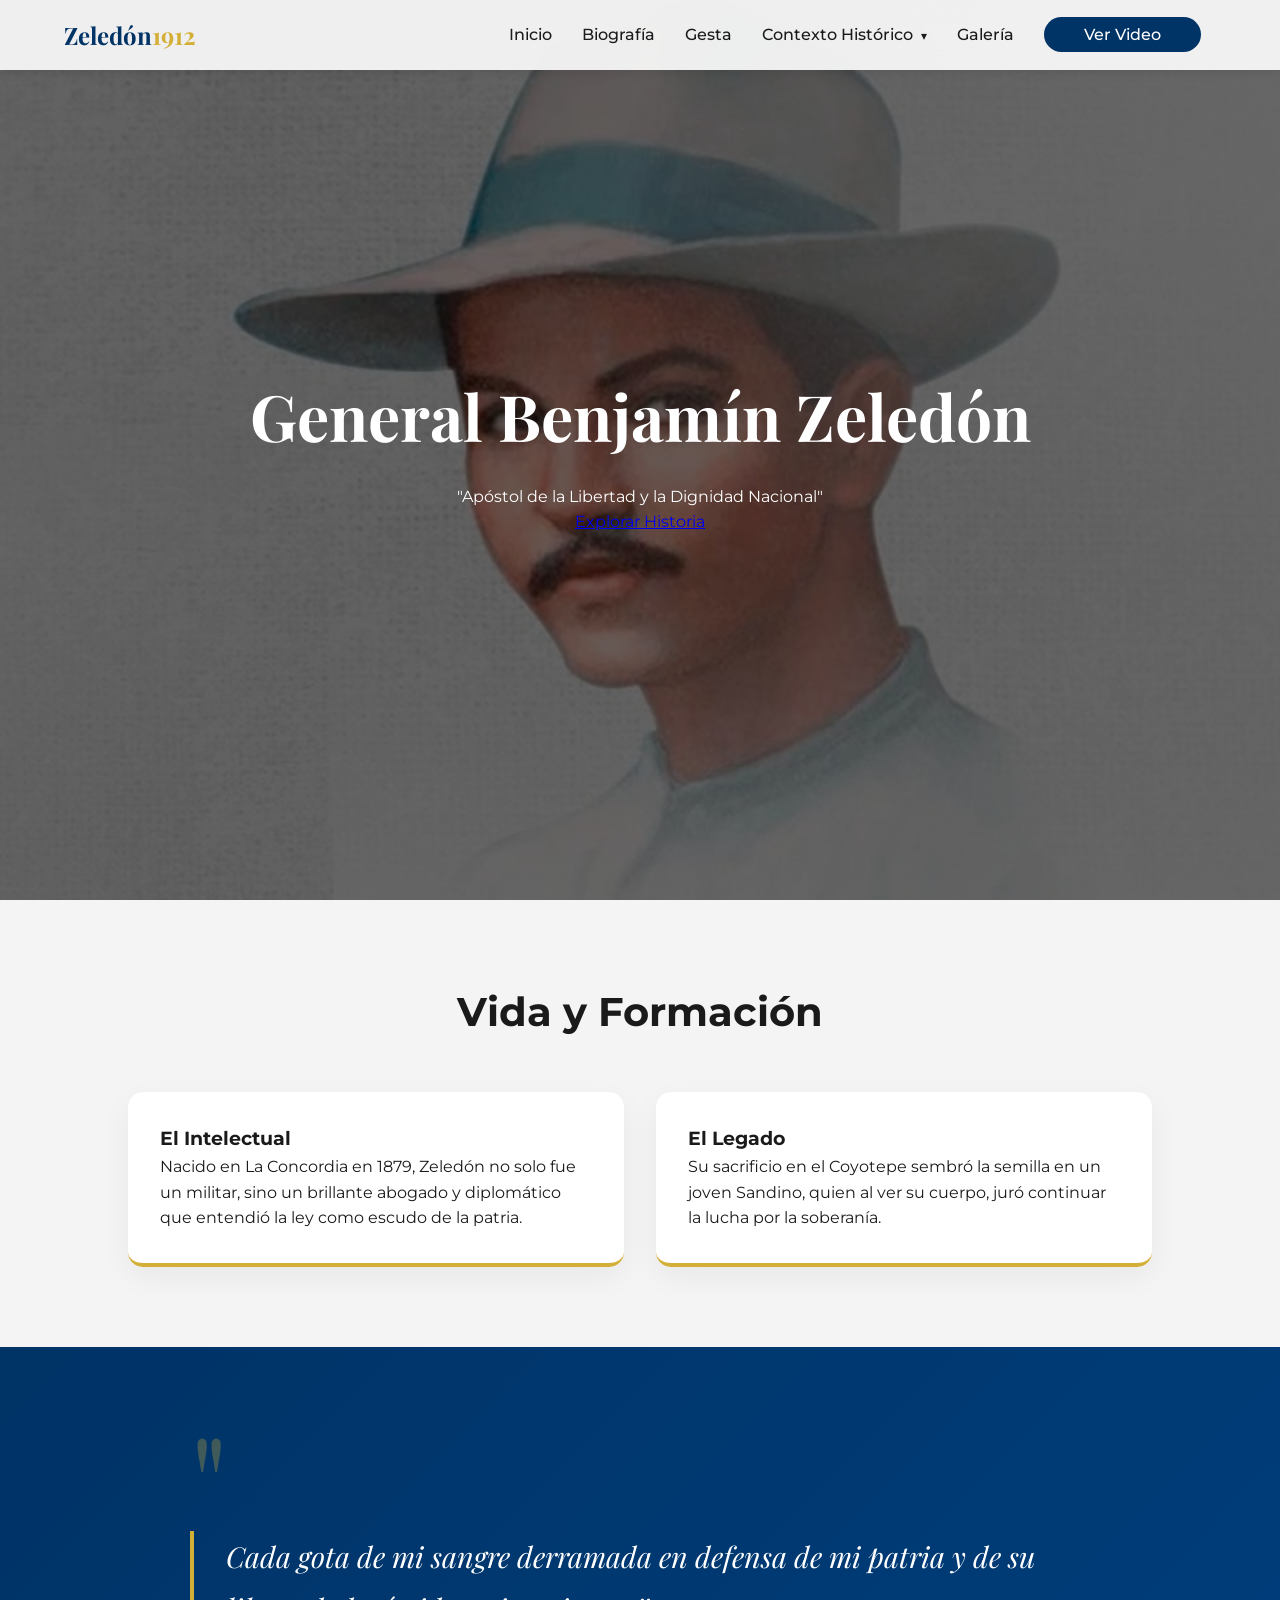
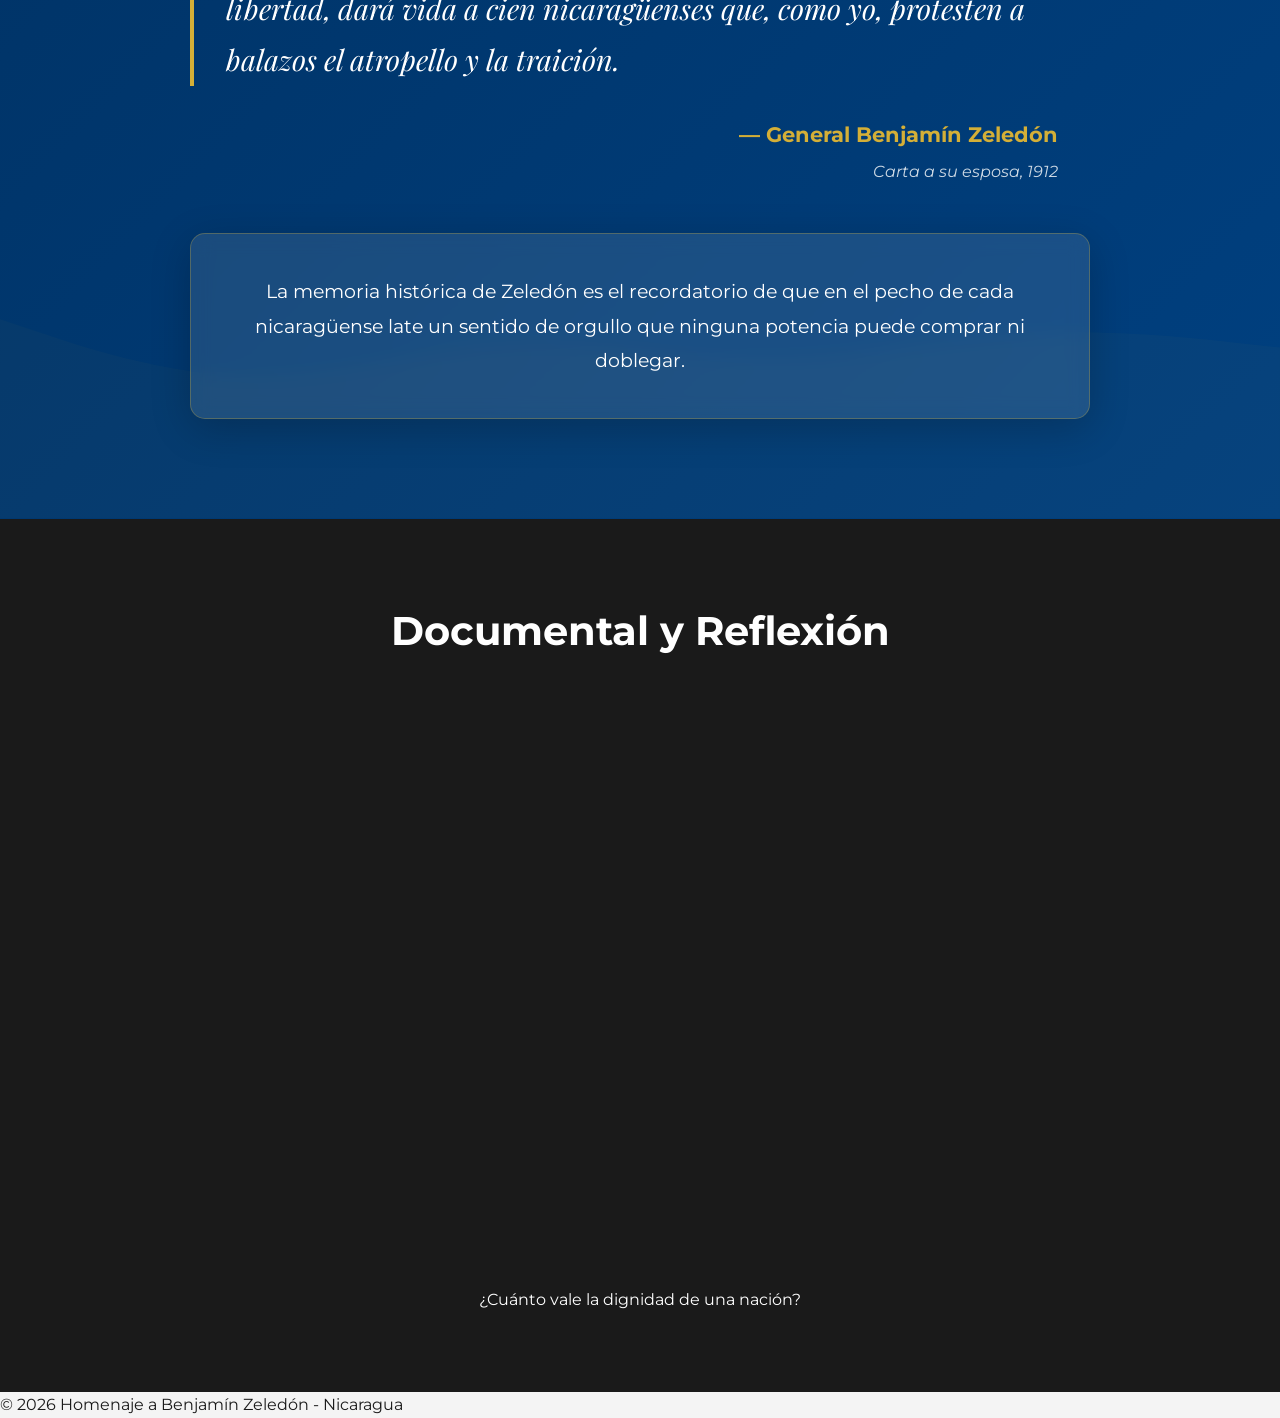
<file: index.html>
<!DOCTYPE html>
<html lang="es">

<head>
    <meta charset="UTF-8">
    <meta name="viewport" content="width=device-width, initial-scale=1.0">
    <title>Benjamín Zeledón | Héroe Nacional</title>
    <link rel="stylesheet" href="style.css">
    <link
        href="https://fonts.googleapis.com/css2?family=Montserrat:wght@300;400;700&family=Playfair+Display:wght@700&display=swap"
        rel="stylesheet">
</head>

<body>

    <nav class="navbar">
        <div class="logo">Zeledón<span>1912</span></div>
        <ul class="nav-links">
            <li><a href="#inicio">Inicio</a></li>
            <li><a href="biografia.html">Biografía</a></li>
            <li><a href="gesta.html">Gesta</a></li>
            <li class="has-submenu">
                <a href="contexto.html">Contexto Histórico <span class="submenu-arrow">▾</span></a>
                <ul class="submenu">
                    <li><a href="nota-knox.html">La Nota Knox</a></li>
                    <li><a href="tratado-dawson.html">El Tratado Dawson</a></li>
                    <li><a href="carta-zeledon.html">Carta a su Esposa</a></li>
                </ul>
            </li>
            <li><a href="galeria.html">Galería</a></li>
            <li><a href="#video-seccion" class="btn-video">Ver Video</a></li>
        </ul>
        <div class="burger">
            <div class="line1"></div>
            <div class="line2"></div>
            <div class="line3"></div>
        </div>
    </nav>

    <header id="inicio" class="hero">
        <div class="hero-content">
            <h1>General Benjamín Zeledón</h1>
            <p>"Apóstol de la Libertad y la Dignidad Nacional"</p>
            <a href="contexto.html" class="cta">Explorar Historia</a>
        </div>
    </header>

    <section id="biografia" class="container">
        <h2 class="section-title">Vida y Formación</h2>
        <div class="grid">
            <div class="card">
                <h3>El Intelectual</h3>
                <p>Nacido en La Concordia en 1879, Zeledón no solo fue un militar, sino un brillante abogado y
                    diplomático que entendió la ley como escudo de la patria.</p>
            </div>
            <div class="card">
                <h3>El Legado</h3>
                <p>Su sacrificio en el Coyotepe sembró la semilla en un joven Sandino, quien al ver su cuerpo, juró
                    continuar la lucha por la soberanía.</p>
            </div>
        </div>
    </section>

    <section id="gesta" class="quote-section">
        <div class="quote-container">
            <div class="quote-icon">"</div>
            <blockquote class="historic-quote">
                Cada gota de mi sangre derramada en defensa de mi patria y de su libertad, dará vida a cien
                nicaragüenses que, como yo, protesten a balazos el atropello y la traición.
            </blockquote>
            <p class="quote-author">— General Benjamín Zeledón</p>
            <p class="quote-context">Carta a su esposa, 1912</p>
            <div class="reflection">
                <p>La memoria histórica de Zeledón es el recordatorio de que en el pecho de cada nicaragüense late un
                    sentido de orgullo que ninguna potencia puede comprar ni doblegar.</p>
            </div>
        </div>
    </section>

    <section id="video-seccion" class="video-container">
        <h2 class="section-title">Documental y Reflexión</h2>
        <div class="video-wrapper">
            <iframe width="560" height="315" src="https://www.youtube.com/embed/XkzsXURGloE?si=Ai9RhY69PdTRxEA4"
                title="YouTube video player" frameborder="0"
                allow="accelerometer; autoplay; clipboard-write; encrypted-media; gyroscope; picture-in-picture; web-share"
                referrerpolicy="strict-origin-when-cross-origin" allowfullscreen></iframe>
        </div>
        <p class="video-caption">¿Cuánto vale la dignidad de una nación?</p>
    </section>

    <footer>
        <p>&copy; 2026 Homenaje a Benjamín Zeledón - Nicaragua</p>
    </footer>

    <!-- Botón para volver arriba -->
    <button id="backToTop" class="back-to-top" aria-label="Volver arriba">
        <svg xmlns="http://www.w3.org/2000/svg" width="24" height="24" viewBox="0 0 24 24" fill="none"
            stroke="currentColor" stroke-width="2" stroke-linecap="round" stroke-linejoin="round">
            <polyline points="18 15 12 9 6 15"></polyline>
        </svg>
    </button>

    <script src="script.js"></script>
</body>

</html>
</file>
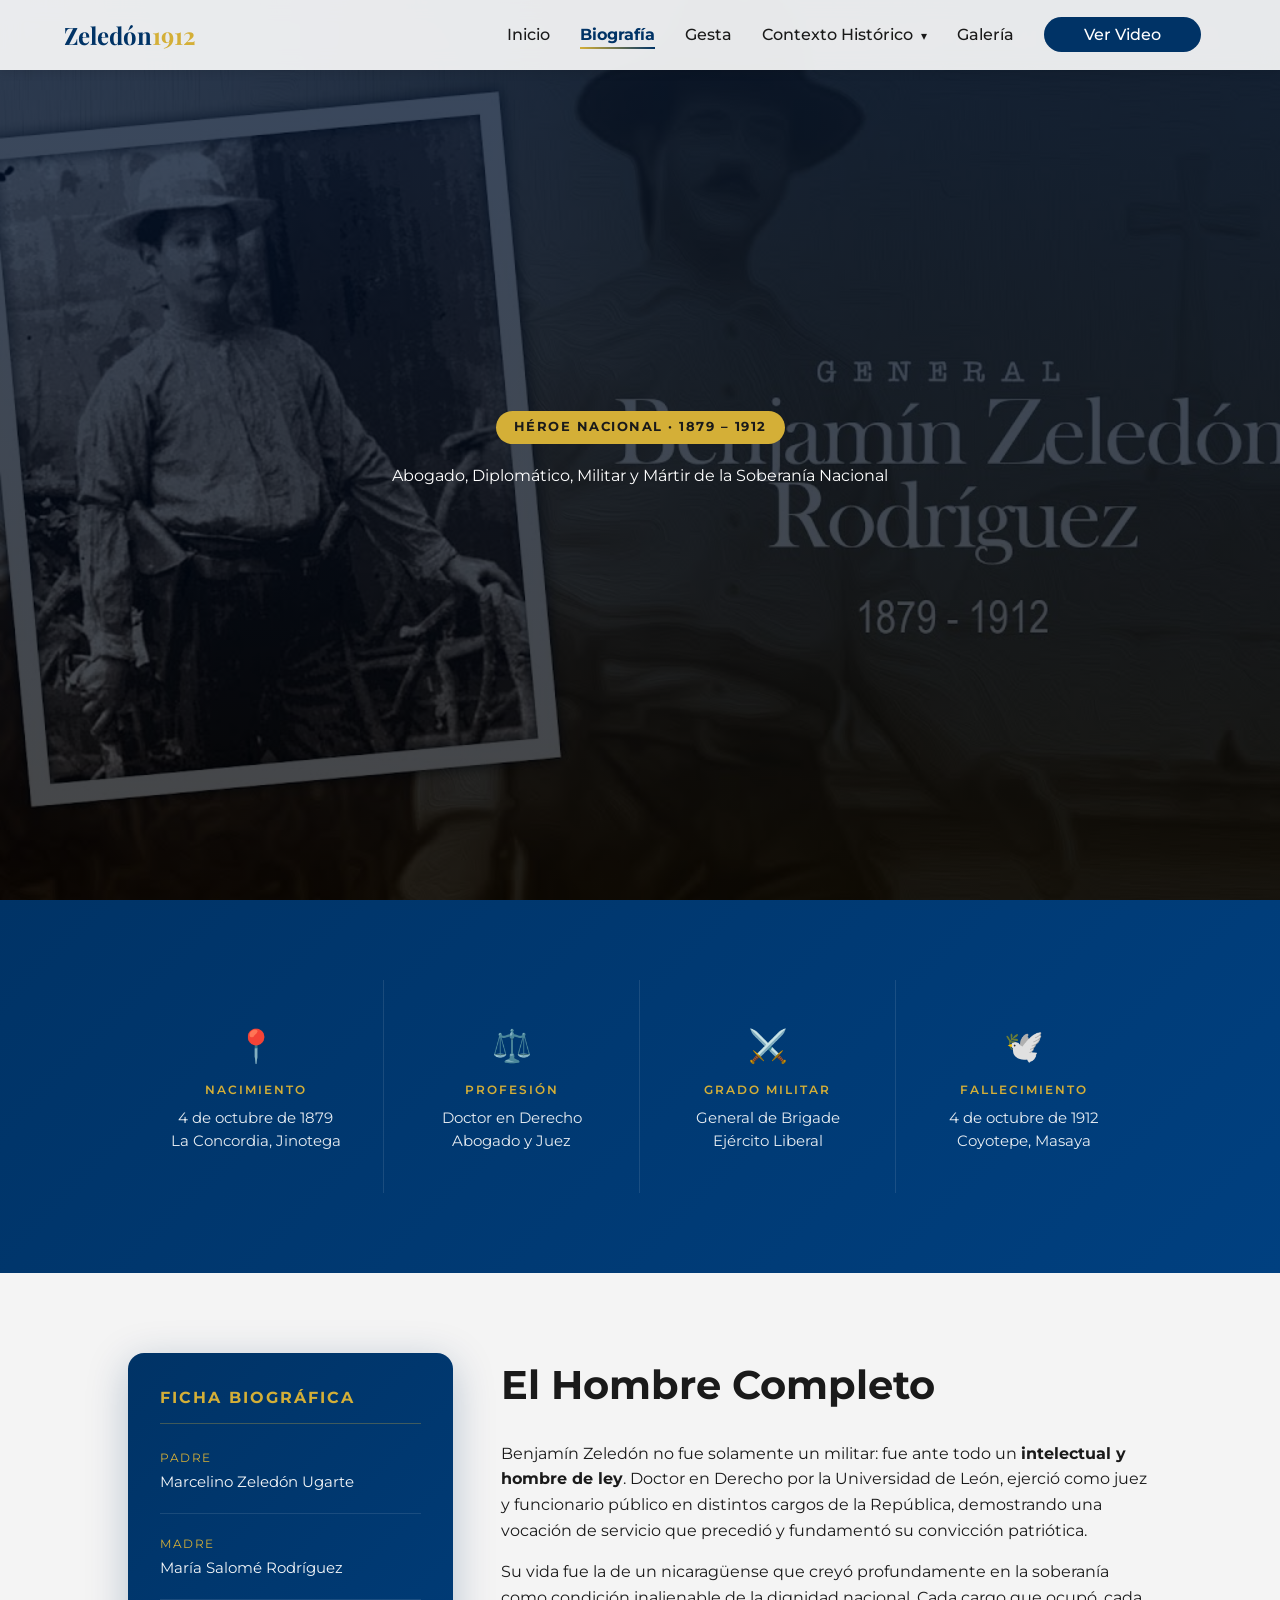
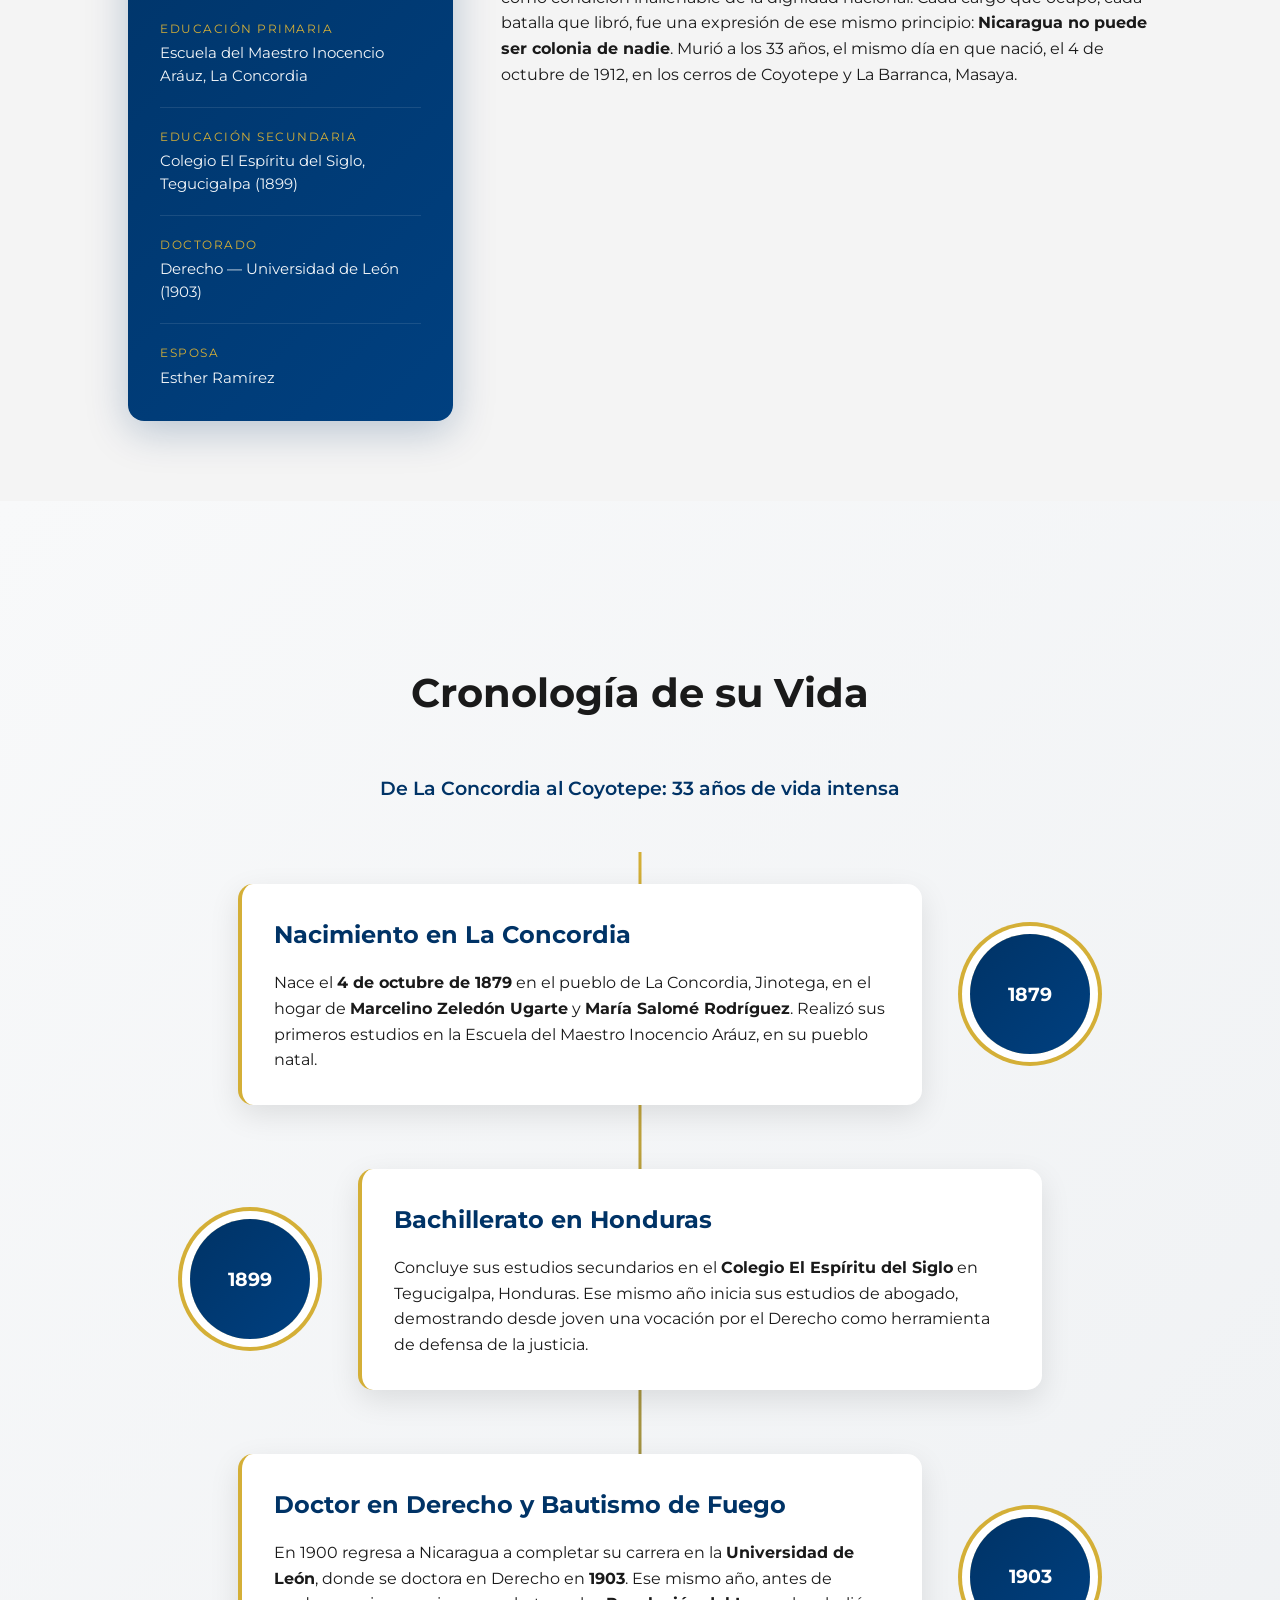
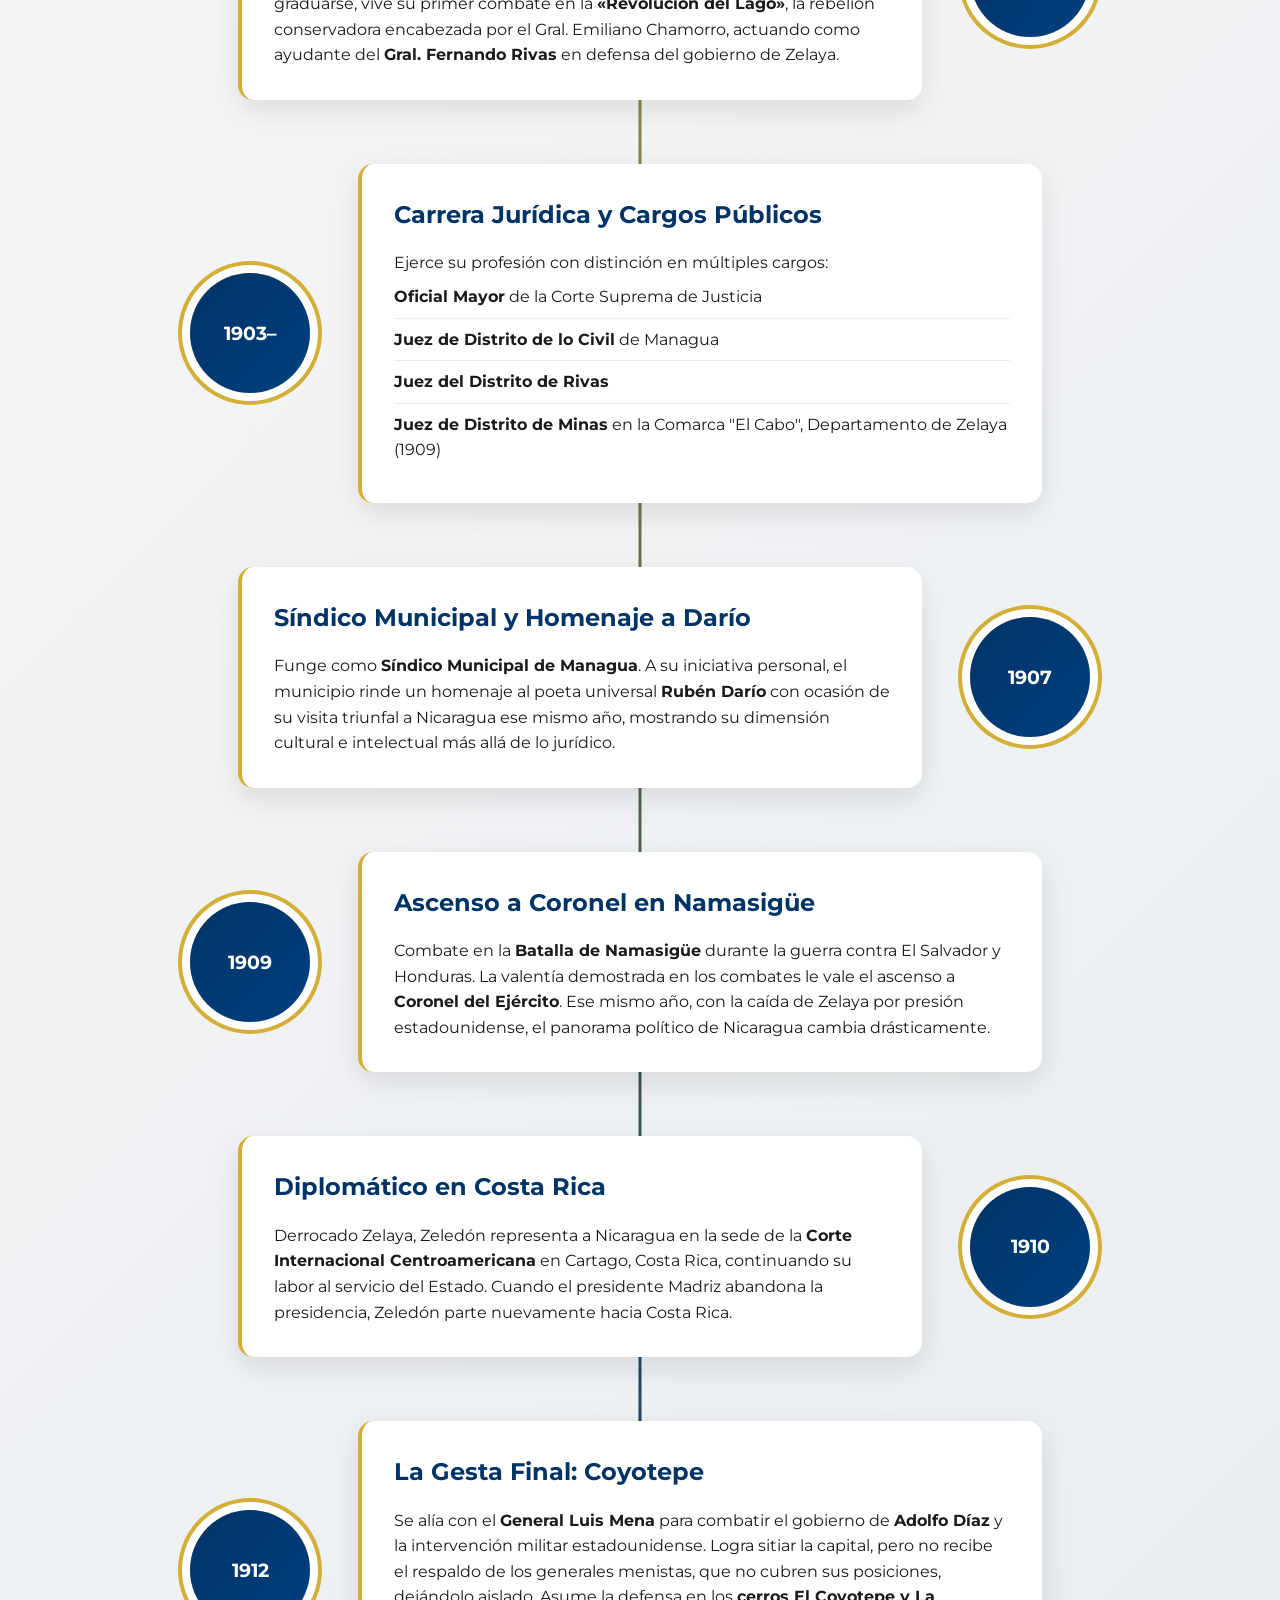
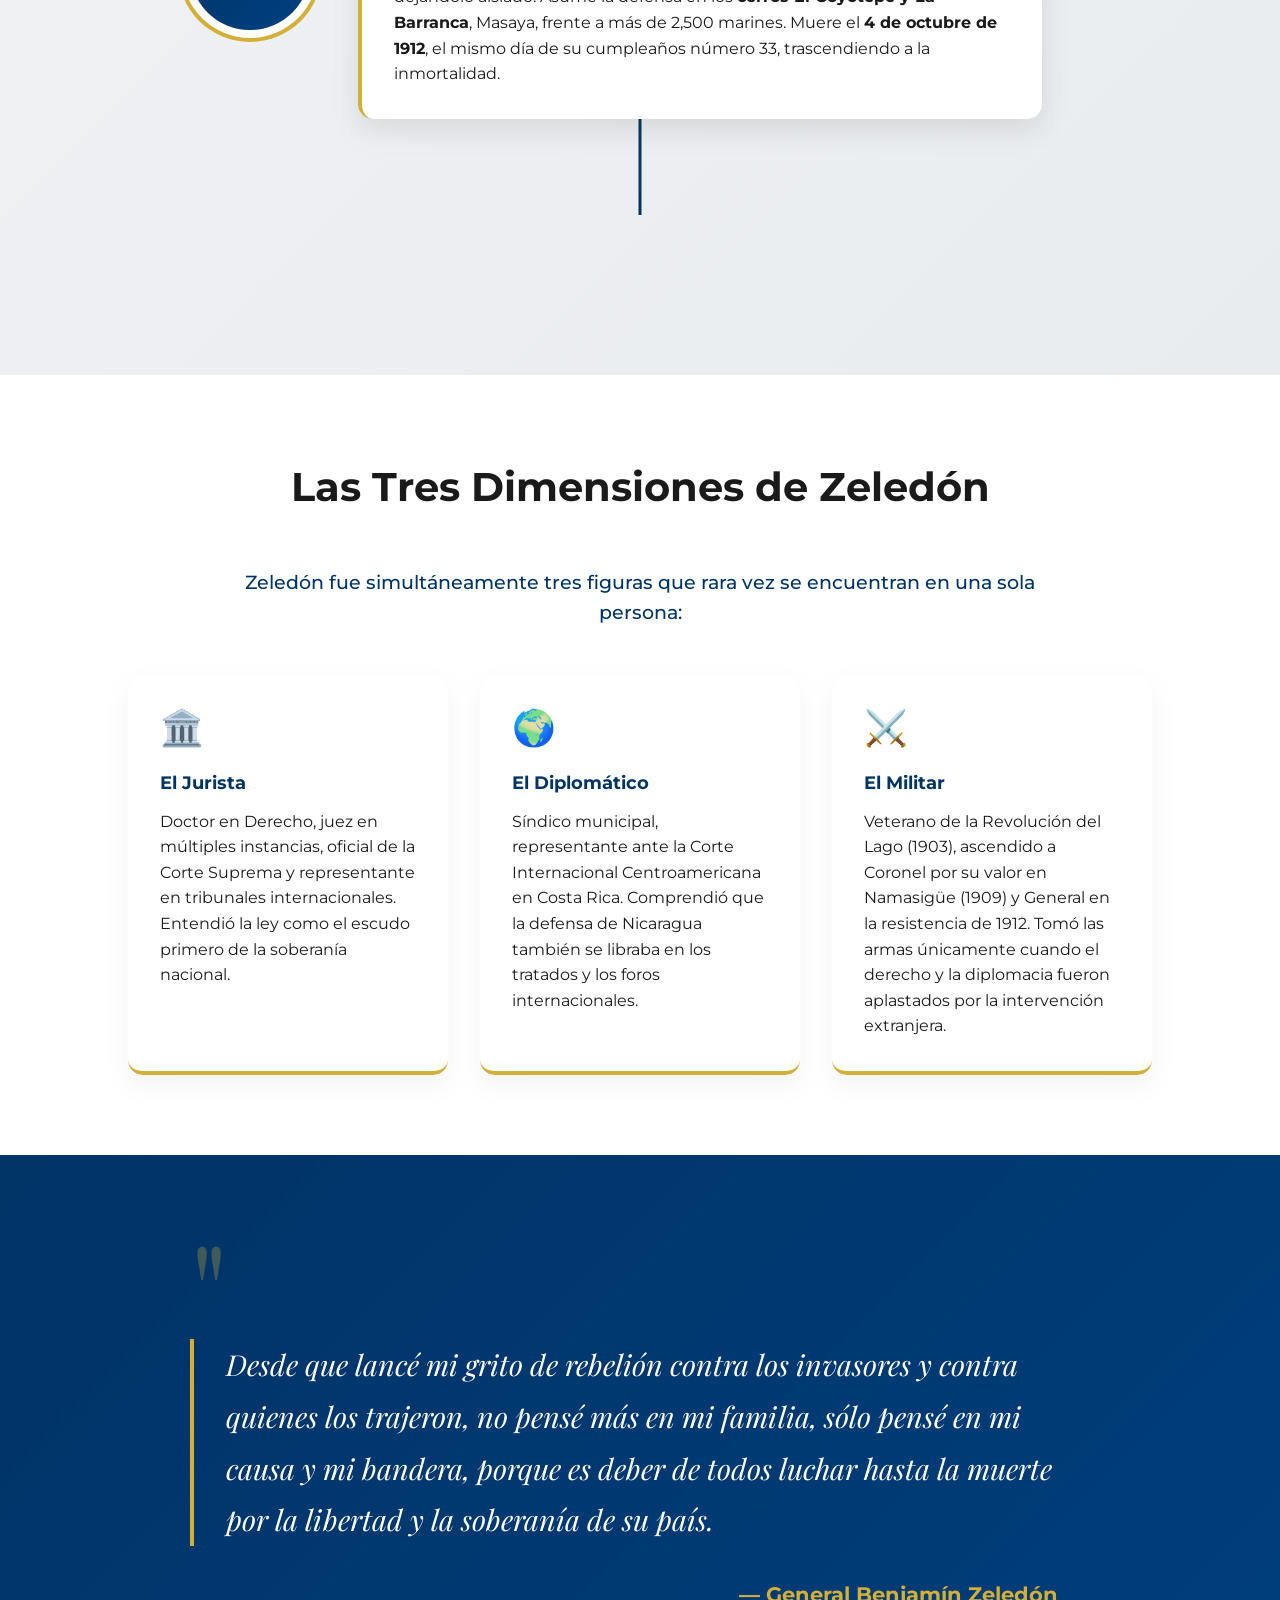
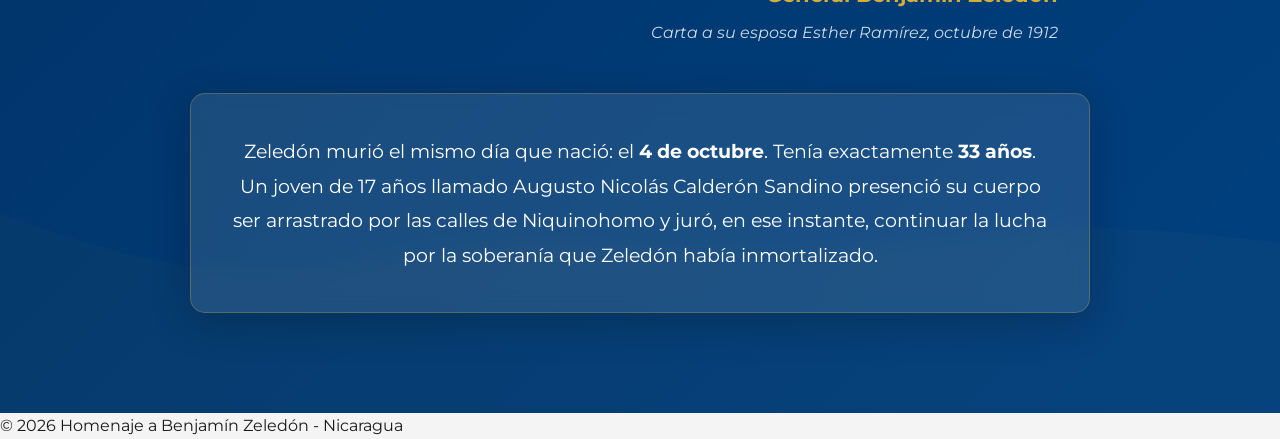
<file: biografia.html>
<!DOCTYPE html>
<html lang="es">

<head>
    <meta charset="UTF-8">
    <meta name="viewport" content="width=device-width, initial-scale=1.0">
    <title>Biografía | General Benjamín Zeledón</title>
    <meta name="description"
        content="Vida y trayectoria del General Benjamín Zeledón, héroe nacional de Nicaragua. Abogado, juez, militar y mártir de la soberanía nacional (1879–1912).">
    <link rel="stylesheet" href="style.css">
    <link
        href="https://fonts.googleapis.com/css2?family=Montserrat:wght@300;400;700&family=Playfair+Display:wght@700&display=swap"
        rel="stylesheet">
</head>

<body>

    <!-- Barra de Navegación -->
    <nav class="navbar">
        <div class="logo">Zeledón<span>1912</span></div>
        <ul class="nav-links">
            <li><a href="index.html#inicio">Inicio</a></li>
            <li><a href="biografia.html" class="nav-active">Biografía</a></li>
            <li><a href="gesta.html">Gesta</a></li>
            <li class="has-submenu">
                <a href="contexto.html">Contexto Histórico <span class="submenu-arrow">▾</span></a>
                <ul class="submenu">
                    <li><a href="nota-knox.html">La Nota Knox</a></li>
                    <li><a href="tratado-dawson.html">El Tratado Dawson</a></li>
                    <li><a href="carta-zeledon.html">Carta a su Esposa</a></li>
                </ul>
            </li>
            <li><a href="galeria.html">Galería</a></li>
            <li><a href="index.html#video-seccion" class="btn-video">Ver Video</a></li>
        </ul>
        <div class="burger">
            <div class="line1"></div>
            <div class="line2"></div>
            <div class="line3"></div>
        </div>
    </nav>

    <!-- Hero -->
    <header class="hero hero-biografia">
        <div class="hero-content">
            <div class="doc-badge">Héroe Nacional · 1879 – 1912</div>
            <!--<h1>General Benjamín Zeledón</h1>-->
            <p>Abogado, Diplomático, Militar y Mártir de la Soberanía Nacional</p>
        </div>
    </header>

    <!-- Datos rápidos -->
    <section class="bio-datos-section">
        <div class="container">
            <div class="bio-datos-grid">
                <div class="bio-dato">
                    <span class="bio-dato-icon">📍</span>
                    <span class="bio-dato-label">Nacimiento</span>
                    <span class="bio-dato-valor">4 de octubre de 1879<br>La Concordia, Jinotega</span>
                </div>
                <div class="bio-dato">
                    <span class="bio-dato-icon">⚖️</span>
                    <span class="bio-dato-label">Profesión</span>
                    <span class="bio-dato-valor">Doctor en Derecho<br>Abogado y Juez</span>
                </div>
                <div class="bio-dato">
                    <span class="bio-dato-icon">⚔️</span>
                    <span class="bio-dato-label">Grado Militar</span>
                    <span class="bio-dato-valor">General de Brigade<br>Ejército Liberal</span>
                </div>
                <div class="bio-dato">
                    <span class="bio-dato-icon">🕊️</span>
                    <span class="bio-dato-label">Fallecimiento</span>
                    <span class="bio-dato-valor">4 de octubre de 1912<br>Coyotepe, Masaya</span>
                </div>
            </div>
        </div>
    </section>

    <!-- Introducción -->
    <section class="container bio-intro-section">
        <div class="doc-intro-grid">
            <div class="doc-ficha bio-ficha">
                <h3>Ficha Biográfica</h3>
                <ul class="ficha-list">
                    <li>
                        <span class="ficha-label">Padre</span>
                        <span class="ficha-valor">Marcelino Zeledón Ugarte</span>
                    </li>
                    <li>
                        <span class="ficha-label">Madre</span>
                        <span class="ficha-valor">María Salomé Rodríguez</span>
                    </li>
                    <li>
                        <span class="ficha-label">Educación Primaria</span>
                        <span class="ficha-valor">Escuela del Maestro Inocencio Aráuz, La Concordia</span>
                    </li>
                    <li>
                        <span class="ficha-label">Educación Secundaria</span>
                        <span class="ficha-valor">Colegio El Espíritu del Siglo, Tegucigalpa (1899)</span>
                    </li>
                    <li>
                        <span class="ficha-label">Doctorado</span>
                        <span class="ficha-valor">Derecho — Universidad de León (1903)</span>
                    </li>
                    <li>
                        <span class="ficha-label">Esposa</span>
                        <span class="ficha-valor">Esther Ramírez</span>
                    </li>
                </ul>
            </div>
            <div class="doc-resumen">
                <h2 class="section-title" style="text-align:left; margin-bottom: 1.5rem;">El Hombre Completo</h2>
                <p>Benjamín Zeledón no fue solamente un militar: fue ante todo un <strong>intelectual y hombre de
                        ley</strong>. Doctor en Derecho por la Universidad de León, ejerció como juez y funcionario
                    público en distintos cargos de la República, demostrando una vocación de servicio que precedió y
                    fundamentó su convicción patriótica.</p>
                <p style="margin-top:1rem;">Su vida fue la de un nicaragüense que creyó profundamente en la soberanía
                    como condición inalienable de la dignidad nacional. Cada cargo que ocupó, cada batalla que libró,
                    fue una expresión de ese mismo principio: <strong>Nicaragua no puede ser colonia de nadie</strong>.
                    Murió a los 33 años, el mismo día en que nació, el 4 de octubre de 1912, en los cerros de Coyotepe
                    y La Barranca, Masaya.</p>
            </div>
        </div>
    </section>

    <!-- Línea de tiempo biográfica -->
    <section class="timeline-section">
        <div class="container">
            <h2 class="section-title">Cronología de su Vida</h2>
            <p class="timeline-subtitle">De La Concordia al Coyotepe: 33 años de vida intensa</p>

            <div class="timeline">

                <!-- 1879 -->
                <div class="timeline-item">
                    <div class="timeline-marker">1879</div>
                    <div class="timeline-content">
                        <h3>Nacimiento en La Concordia</h3>
                        <p>Nace el <strong>4 de octubre de 1879</strong> en el pueblo de La Concordia, Jinotega, en el
                            hogar de <strong>Marcelino Zeledón Ugarte</strong> y <strong>María Salomé
                                Rodríguez</strong>. Realizó sus primeros estudios en la Escuela del Maestro Inocencio
                            Aráuz, en su pueblo natal.</p>
                    </div>
                </div>

                <!-- 1899 -->
                <div class="timeline-item">
                    <div class="timeline-marker">1899</div>
                    <div class="timeline-content">
                        <h3>Bachillerato en Honduras</h3>
                        <p>Concluye sus estudios secundarios en el <strong>Colegio El Espíritu del Siglo</strong> en
                            Tegucigalpa, Honduras. Ese mismo año inicia sus estudios de abogado, demostrando desde
                            joven una vocación por el Derecho como herramienta de defensa de la justicia.</p>
                    </div>
                </div>

                <!-- 1900-1903 -->
                <div class="timeline-item">
                    <div class="timeline-marker">1903</div>
                    <div class="timeline-content">
                        <h3>Doctor en Derecho y Bautismo de Fuego</h3>
                        <p>En 1900 regresa a Nicaragua a completar su carrera en la <strong>Universidad de
                                León</strong>,
                            donde se doctora en Derecho en <strong>1903</strong>. Ese mismo año, antes de graduarse,
                            vive su primer combate en la <strong>«Revolución del Lago»</strong>, la rebelión
                            conservadora encabezada por el Gral. Emiliano Chamorro, actuando como ayudante del
                            <strong>Gral. Fernando Rivas</strong> en defensa del gobierno de Zelaya.
                        </p>
                    </div>
                </div>

                <!-- Cargos judiciales -->
                <div class="timeline-item">
                    <div class="timeline-marker">1903–</div>
                    <div class="timeline-content">
                        <h3>Carrera Jurídica y Cargos Públicos</h3>
                        <p>Ejerce su profesión con distinción en múltiples cargos:</p>
                        <ul class="faction-list">
                            <li><strong>Oficial Mayor</strong> de la Corte Suprema de Justicia</li>
                            <li><strong>Juez de Distrito de lo Civil</strong> de Managua</li>
                            <li><strong>Juez del Distrito de Rivas</strong></li>
                            <li><strong>Juez de Distrito de Minas</strong> en la Comarca "El Cabo", Departamento de
                                Zelaya (1909)</li>
                        </ul>
                    </div>
                </div>

                <!-- 1907 -->
                <div class="timeline-item">
                    <div class="timeline-marker">1907</div>
                    <div class="timeline-content">
                        <h3>Síndico Municipal y Homenaje a Darío</h3>
                        <p>Funge como <strong>Síndico Municipal de Managua</strong>. A su iniciativa personal, el
                            municipio rinde un homenaje al poeta universal <strong>Rubén Darío</strong> con ocasión de
                            su visita triunfal a Nicaragua ese mismo año, mostrando su dimensión cultural e intelectual
                            más allá de lo jurídico.</p>
                    </div>
                </div>

                <!-- 1909 Namasigüe -->
                <div class="timeline-item">
                    <div class="timeline-marker">1909</div>
                    <div class="timeline-content">
                        <h3>Ascenso a Coronel en Namasigüe</h3>
                        <p>Combate en la <strong>Batalla de Namasigüe</strong> durante la guerra contra El Salvador y
                            Honduras. La valentía demostrada en los combates le vale el ascenso a
                            <strong>Coronel del Ejército</strong>. Ese mismo año, con la caída de Zelaya por presión
                            estadounidense, el panorama político de Nicaragua cambia drásticamente.
                        </p>
                    </div>
                </div>

                <!-- 1910-1911 -->
                <div class="timeline-item">
                    <div class="timeline-marker">1910</div>
                    <div class="timeline-content">
                        <h3>Diplomático en Costa Rica</h3>
                        <p>Derrocado Zelaya, Zeledón representa a Nicaragua en la sede de la
                            <strong>Corte Internacional Centroamericana</strong> en Cartago, Costa Rica, continuando
                            su labor al servicio del Estado. Cuando el presidente Madriz abandona la presidencia,
                            Zeledón parte nuevamente hacia Costa Rica.
                        </p>
                    </div>
                </div>

                <!-- 1912 -->
                <div class="timeline-item">
                    <div class="timeline-marker">1912</div>
                    <div class="timeline-content">
                        <h3>La Gesta Final: Coyotepe</h3>
                        <p>Se alía con el <strong>General Luis Mena</strong> para combatir el gobierno de
                            <strong>Adolfo Díaz</strong> y la intervención militar estadounidense. Logra sitiar la
                            capital, pero no recibe el respaldo de los generales menistas, que no cubren sus
                            posiciones, dejándolo aislado. Asume la defensa en los
                            <strong>cerros El Coyotepe y La Barranca</strong>, Masaya, frente a más de 2,500 marines.
                            Muere el <strong>4 de octubre de 1912</strong>, el mismo día de su cumpleaños número 33,
                            trascendiendo a la inmortalidad.
                        </p>
                    </div>
                </div>

            </div>
        </div>
    </section>

    <!-- Facetas del personaje -->
    <section class="container resistance-section">
        <h2 class="section-title">Las Tres Dimensiones de Zeledón</h2>
        <p class="section-intro">Zeledón fue simultáneamente tres figuras que rara vez se encuentran en una sola
            persona:</p>
        <div class="grid">
            <div class="card doc-context-card">
                <div class="context-icon">🏛️</div>
                <h3>El Jurista</h3>
                <p>Doctor en Derecho, juez en múltiples instancias, oficial de la Corte Suprema y representante
                    en tribunales internacionales. Entendió la ley como el escudo primero de la soberanía nacional.</p>
            </div>
            <div class="card doc-context-card">
                <div class="context-icon">🌍</div>
                <h3>El Diplomático</h3>
                <p>Síndico municipal, representante ante la Corte Internacional Centroamericana en Costa Rica.
                    Comprendió que la defensa de Nicaragua también se libraba en los tratados y los foros
                    internacionales.</p>
            </div>
            <div class="card doc-context-card">
                <div class="context-icon">⚔️</div>
                <h3>El Militar</h3>
                <p>Veterano de la Revolución del Lago (1903), ascendido a Coronel por su valor en Namasigüe (1909)
                    y General en la resistencia de 1912. Tomó las armas únicamente cuando el derecho y la diplomacia
                    fueron aplastados por la intervención extranjera.</p>
            </div>
        </div>
    </section>

    <!-- Cita -->
    <section class="quote-section">
        <div class="quote-container">
            <div class="quote-icon">"</div>
            <blockquote class="historic-quote">
                Desde que lancé mi grito de rebelión contra los invasores y contra quienes los trajeron, no pensé
                más en mi familia, sólo pensé en mi causa y mi bandera, porque es deber de todos luchar hasta la
                muerte por la libertad y la soberanía de su país.
            </blockquote>
            <p class="quote-author">— General Benjamín Zeledón</p>
            <p class="quote-context">Carta a su esposa Esther Ramírez, octubre de 1912</p>
            <div class="reflection">
                <p>Zeledón murió el mismo día que nació: el <strong>4 de octubre</strong>. Tenía exactamente
                    <strong>33 años</strong>. Un joven de 17 años llamado Augusto Nicolás Calderón Sandino
                    presenció su cuerpo ser arrastrado por las calles de Niquinohomo y juró, en ese instante,
                    continuar la lucha por la soberanía que Zeledón había inmortalizado.
                </p>
            </div>
        </div>
    </section>

    <!-- Pie de Página -->
    <footer>
        <p>&copy; 2026 Homenaje a Benjamín Zeledón - Nicaragua</p>
    </footer>

    <!-- Botón para volver arriba -->
    <button id="backToTop" class="back-to-top" aria-label="Volver arriba">
        <svg xmlns="http://www.w3.org/2000/svg" width="24" height="24" viewBox="0 0 24 24" fill="none"
            stroke="currentColor" stroke-width="2" stroke-linecap="round" stroke-linejoin="round">
            <polyline points="18 15 12 9 6 15"></polyline>
        </svg>
    </button>

    <script src="script.js"></script>
</body>

</html>
</file>
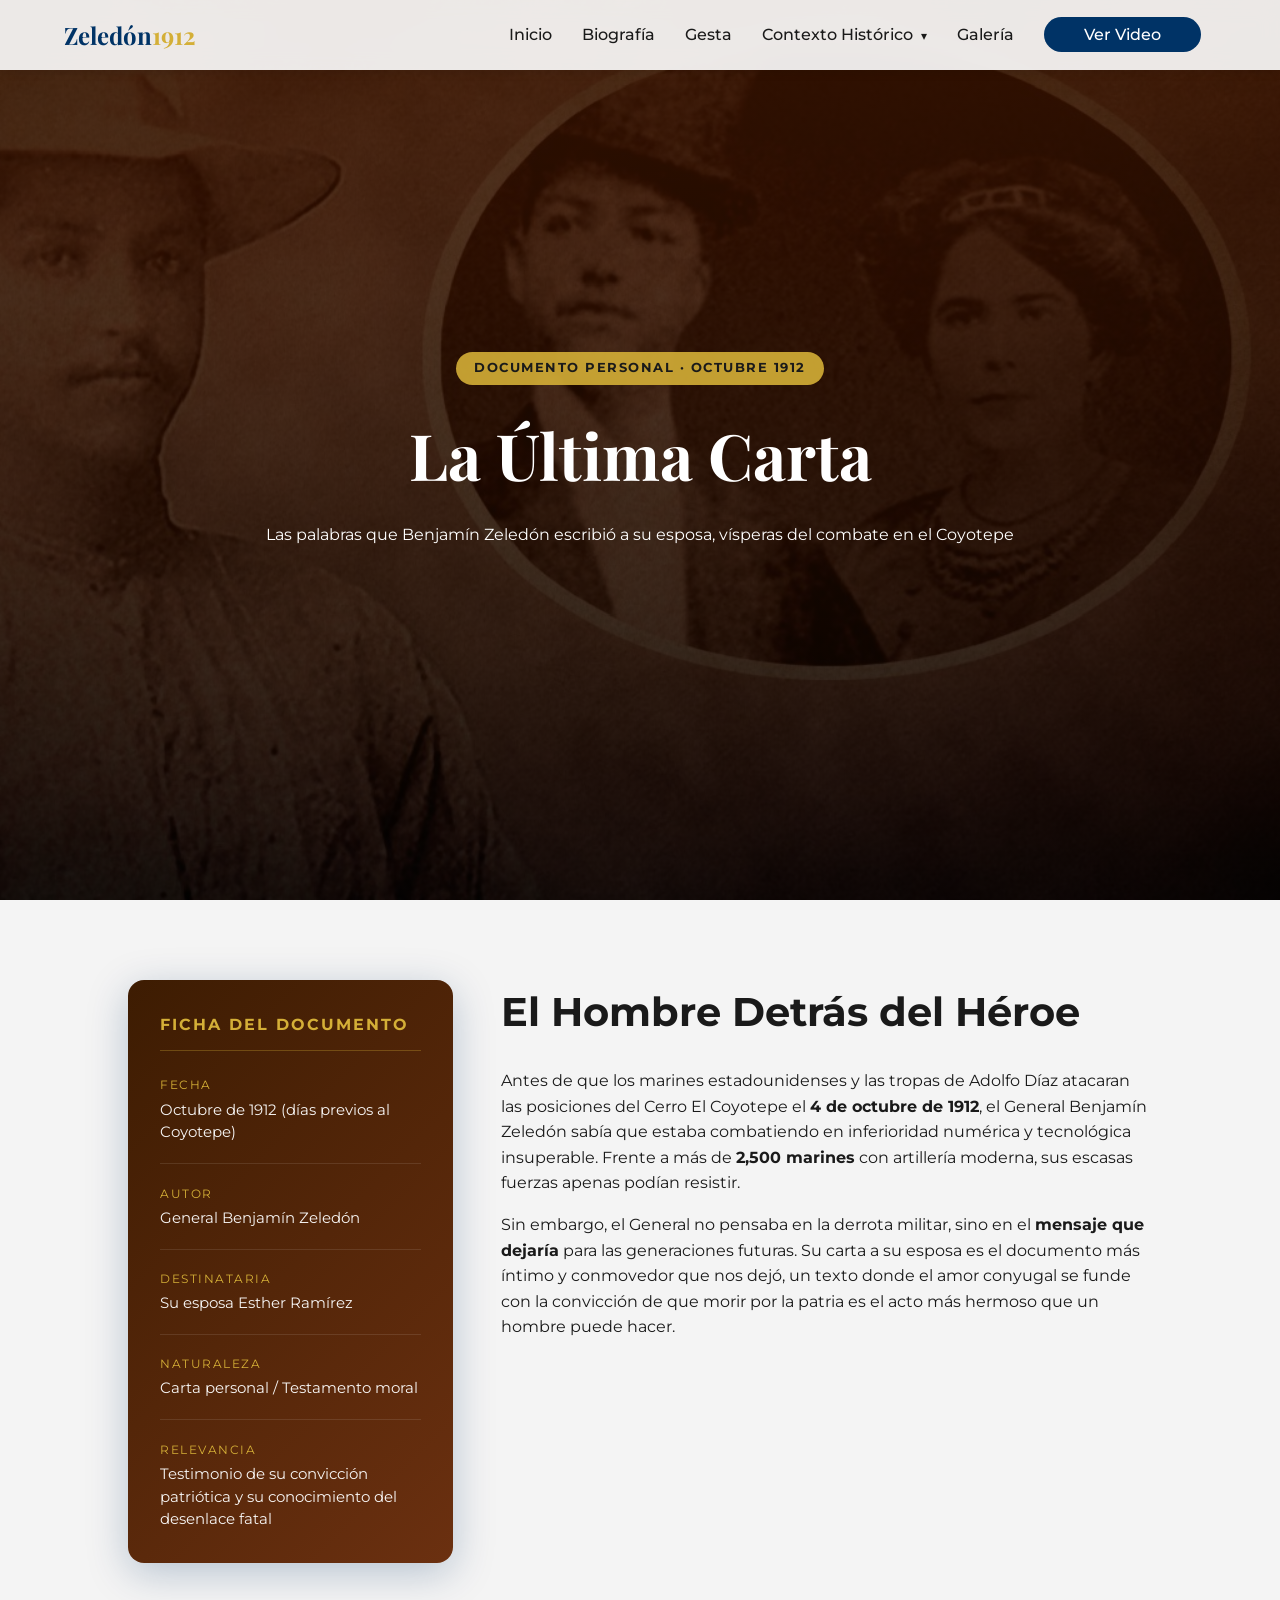
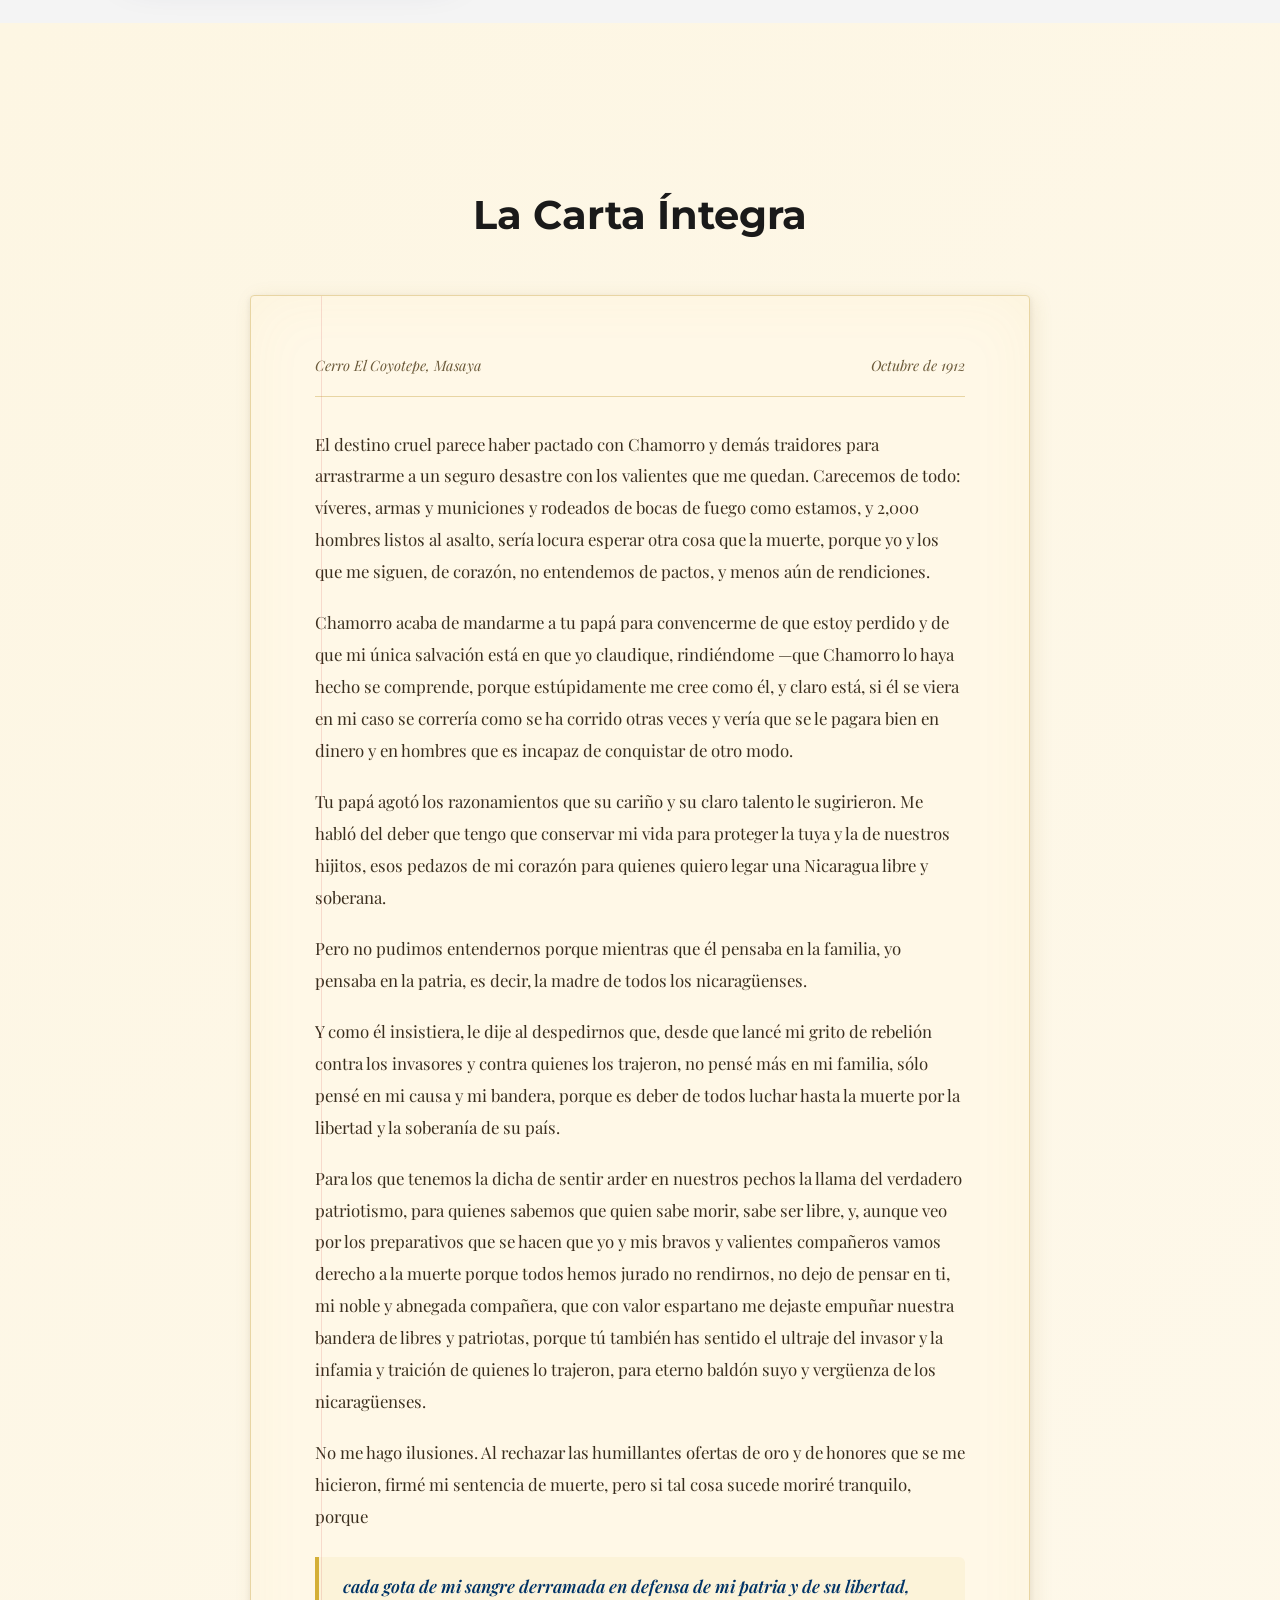
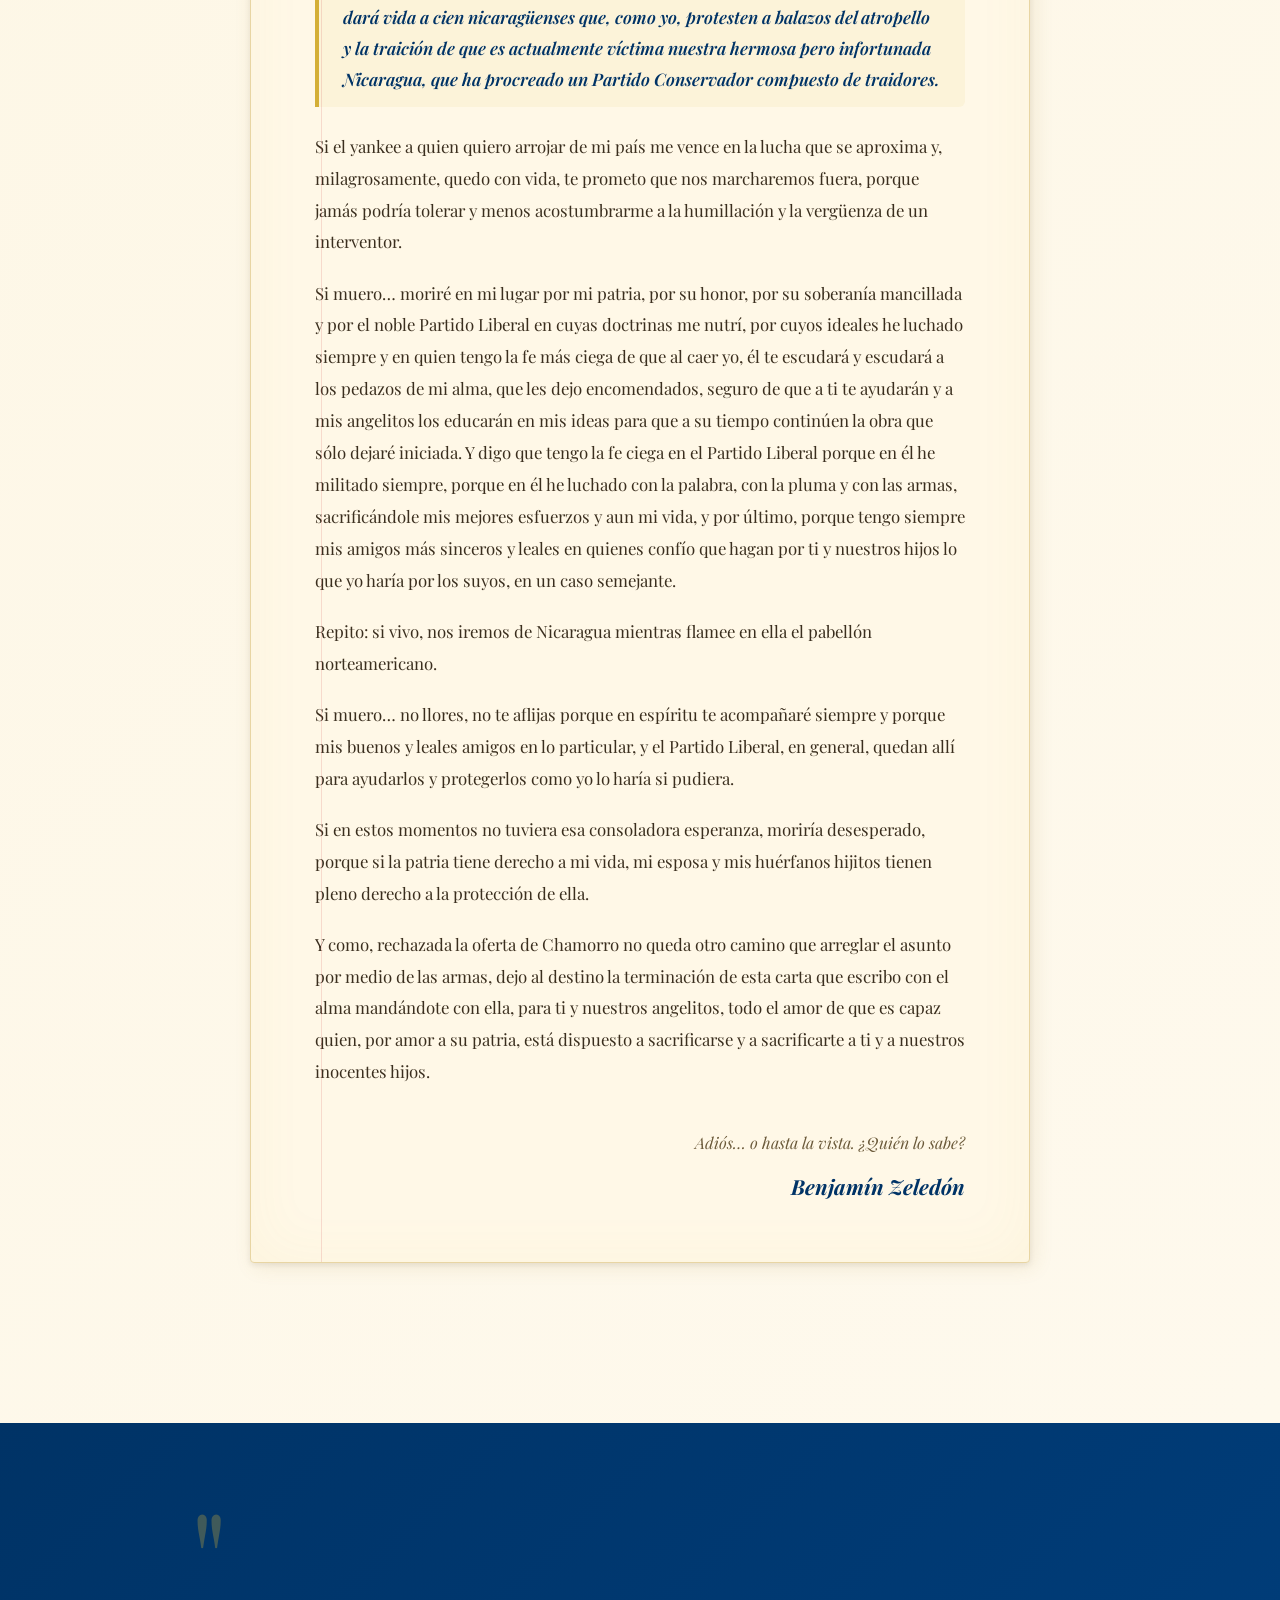
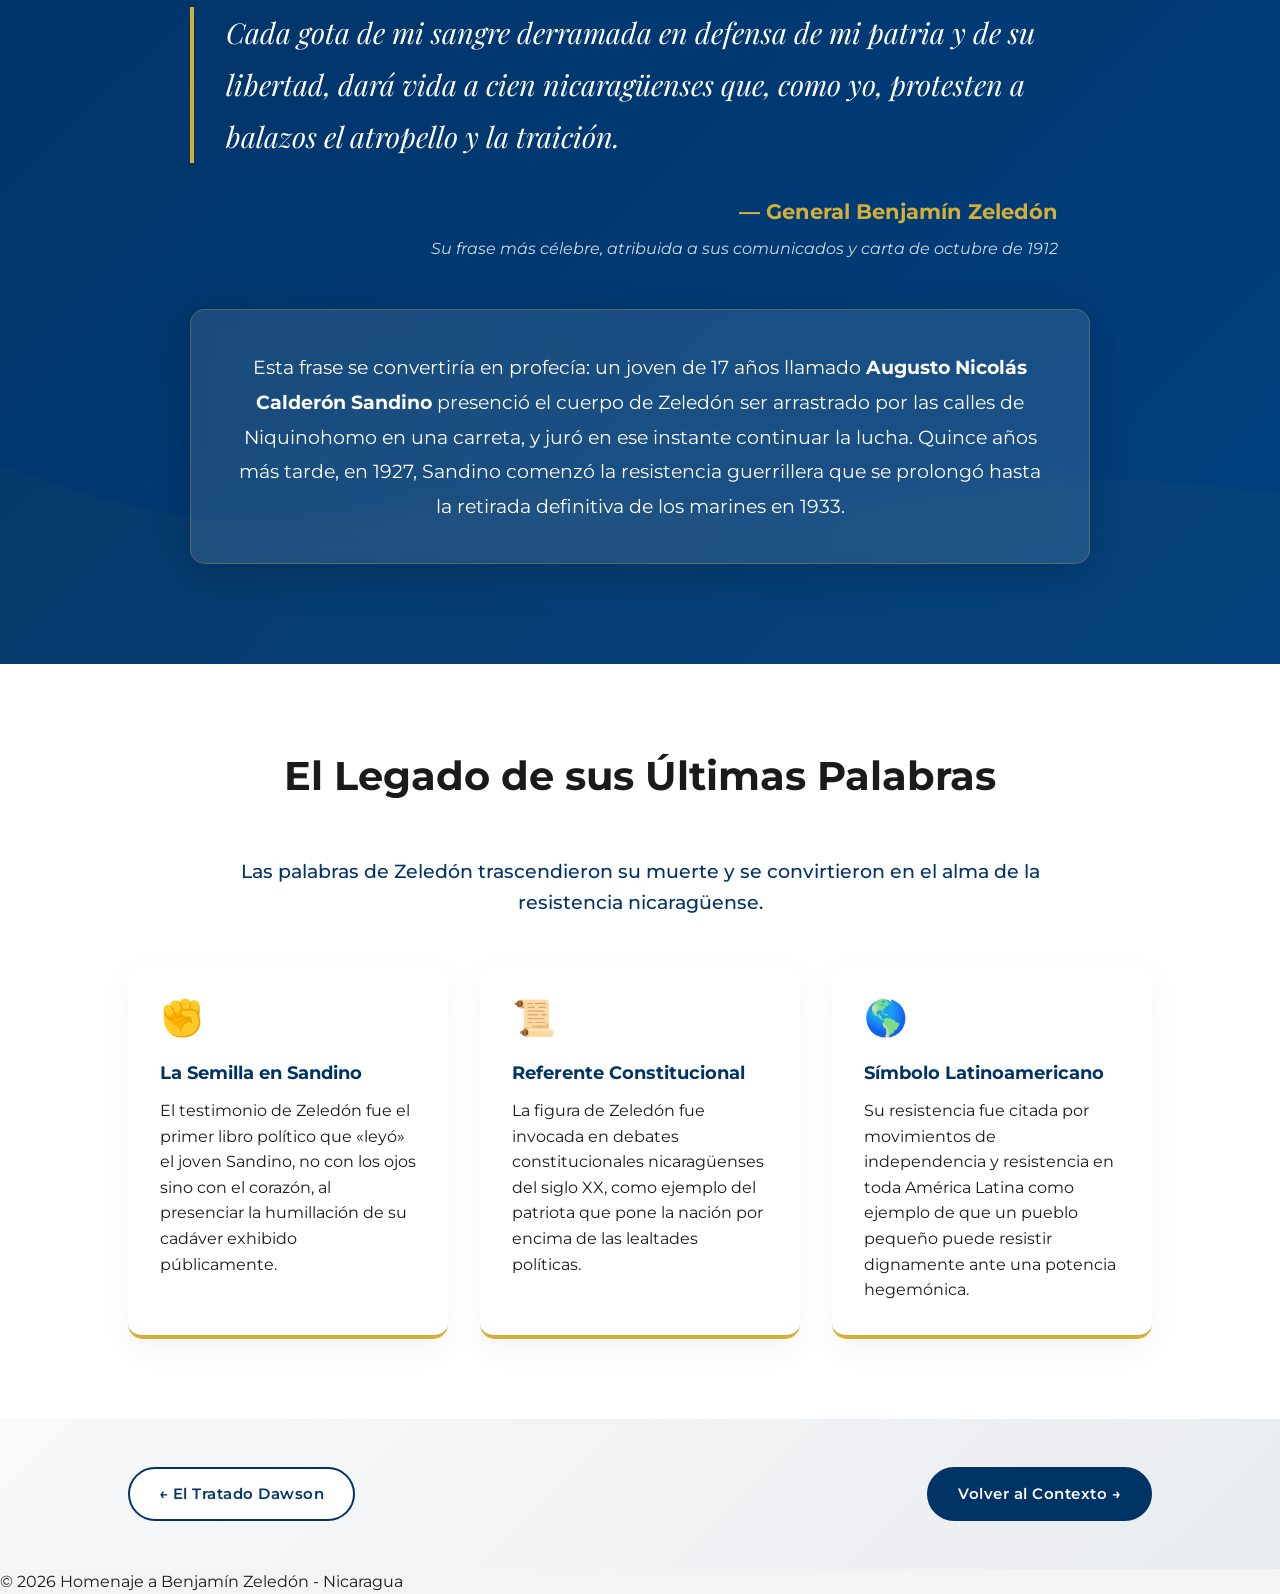
<file: carta-zeledon.html>
<!DOCTYPE html>
<html lang="es">

<head>
    <meta charset="UTF-8">
    <meta name="viewport" content="width=device-width, initial-scale=1.0">
    <title>Carta a su Esposa (1912) | Benjamín Zeledón</title>
    <link rel="stylesheet" href="style.css">
    <link
        href="https://fonts.googleapis.com/css2?family=Montserrat:wght@300;400;700&family=Playfair+Display:wght@700&display=swap"
        rel="stylesheet">
</head>

<body>

    <!-- Barra de Navegación -->
    <nav class="navbar">
        <div class="logo">Zeledón<span>1912</span></div>
        <ul class="nav-links">
            <li><a href="index.html#inicio">Inicio</a></li>
            <li><a href="biografia.html">Biografía</a></li>
            <li><a href="gesta.html">Gesta</a></li>
            <!-- Ítem con submenú: Contexto Histórico -->
            <li class="has-submenu">
                <a href="contexto.html">Contexto Histórico <span class="submenu-arrow">▾</span></a>
                <ul class="submenu">
                    <li><a href="nota-knox.html">La Nota Knox</a></li>
                    <li><a href="tratado-dawson.html">El Tratado Dawson</a></li>
                    <li><a href="carta-zeledon.html">Carta a su Esposa</a></li>
                </ul>
            </li>
            <li><a href="galeria.html">Galería</a></li>
            <li><a href="index.html#video-seccion" class="btn-video">Ver Video</a></li>
        </ul>
        <div class="burger">
            <div class="line1"></div>
            <div class="line2"></div>
            <div class="line3"></div>
        </div>
    </nav>

    <!-- Encabezado hero especial para la carta -->
    <header class="hero hero-carta">
        <div class="hero-content">
            <div class="doc-badge doc-badge-carta">Documento Personal · Octubre 1912</div>
            <h1>La Última Carta</h1>
            <p>Las palabras que Benjamín Zeledón escribió a su esposa, vísperas del combate en el Coyotepe</p>
        </div>
    </header>

    <!-- Datos biográficos del contexto -->
    <section class="container doc-intro-section">
        <div class="doc-intro-grid">
            <div class="doc-ficha doc-ficha-carta">
                <h3>Ficha del Documento</h3>
                <ul class="ficha-list">
                    <li><span class="ficha-label">Fecha</span><span class="ficha-valor">Octubre de 1912 (días previos al
                            Coyotepe)</span></li>
                    <li><span class="ficha-label">Autor</span><span class="ficha-valor">General Benjamín Zeledón</span>
                    </li>
                    <li><span class="ficha-label">Destinataria</span><span class="ficha-valor">Su esposa Esther
                            Ramírez</span></li>
                    <li><span class="ficha-label">Naturaleza</span><span class="ficha-valor">Carta personal / Testamento
                            moral</span></li>
                    <li><span class="ficha-label">Relevancia</span><span class="ficha-valor">Testimonio de su convicción
                            patriótica y su conocimiento del desenlace fatal</span></li>
                </ul>
            </div>
            <div class="doc-resumen">
                <h2 class="section-title" style="text-align:left; margin-bottom: 1.5rem;">El Hombre Detrás del Héroe
                </h2>
                <p>Antes de que los marines estadounidenses y las tropas de Adolfo Díaz atacaran las posiciones del
                    Cerro El Coyotepe el <strong>4 de octubre de 1912</strong>, el General Benjamín Zeledón sabía que
                    estaba combatiendo en inferioridad numérica y tecnológica insuperable. Frente a más de <strong>2,500
                        marines</strong> con artillería moderna, sus escasas fuerzas apenas podían resistir.</p>
                <p style="margin-top:1rem;">Sin embargo, el General no pensaba en la derrota militar, sino en el
                    <strong>mensaje que dejaría</strong> para las generaciones futuras. Su carta a su esposa es el
                    documento más íntimo y conmovedor que nos dejó, un texto donde el amor conyugal se funde con la
                    convicción de que morir por la patria es el acto más hermoso que un hombre puede hacer.
                </p>
            </div>
        </div>
    </section>

    <!-- La carta como texto principal -->
    <section class="carta-section">
        <div class="container">
            <h2 class="section-title">La Carta Íntegra</h2>
            <div class="carta-wrapper">
                <div class="carta-hoja">
                    <div class="carta-encabezado">
                        <span>Cerro El Coyotepe, Masaya</span>
                        <span>Octubre de 1912</span>
                    </div>
                    <div class="carta-cuerpo">
                        <p>El destino cruel parece haber pactado con Chamorro y demás traidores para arrastrarme a un
                            seguro desastre con los valientes que me quedan. Carecemos de todo: víveres, armas y
                            municiones y rodeados de bocas de fuego como estamos, y 2,000 hombres listos al asalto,
                            sería locura esperar otra cosa que la muerte, porque yo y los que me siguen, de corazón, no
                            entendemos de pactos, y menos aún de rendiciones.</p>

                        <p>Chamorro acaba de mandarme a tu papá para convencerme de que estoy perdido y de que mi única
                            salvación está en que yo claudique, rindiéndome —que Chamorro lo haya hecho se comprende,
                            porque estúpidamente me cree como él, y claro está, si él se viera en mi caso se correría
                            como se ha corrido otras veces y vería que se le pagara bien en dinero y en hombres que es
                            incapaz de conquistar de otro modo.</p>

                        <p>Tu papá agotó los razonamientos que su cariño y su claro talento le sugirieron. Me habló del
                            deber que tengo que conservar mi vida para proteger la tuya y la de nuestros hijitos, esos
                            pedazos de mi corazón para quienes quiero legar una Nicaragua libre y soberana.</p>

                        <p>Pero no pudimos entendernos porque mientras que él pensaba en la familia, yo pensaba en la
                            patria, es decir, la madre de todos los nicaragüenses.</p>

                        <p>Y como él insistiera, le dije al despedirnos que, desde que lancé mi grito de rebelión contra
                            los invasores y contra quienes los trajeron, no pensé más en mi familia, sólo pensé en mi
                            causa y mi bandera, porque es deber de todos luchar hasta la muerte por la libertad y la
                            soberanía de su país.</p>

                        <p>Para los que tenemos la dicha de sentir arder en nuestros pechos la llama del verdadero
                            patriotismo, para quienes sabemos que quien sabe morir, sabe ser libre, y, aunque veo por
                            los preparativos que se hacen que yo y mis bravos y valientes compañeros vamos derecho a la
                            muerte porque todos hemos jurado no rendirnos, no dejo de pensar en ti, mi noble y abnegada
                            compañera, que con valor espartano me dejaste empuñar nuestra bandera de libres y patriotas,
                            porque tú también has sentido el ultraje del invasor y la infamia y traición de quienes lo
                            trajeron, para eterno baldón suyo y vergüenza de los nicaragüenses.</p>

                        <p>No me hago ilusiones. Al rechazar las humillantes ofertas de oro y de honores que se me
                            hicieron, firmé mi sentencia de muerte, pero si tal cosa sucede moriré tranquilo, porque
                            <span class="carta-frase-destacada">cada gota de mi sangre derramada en defensa de mi patria
                                y de su libertad, dará vida a cien nicaragüenses que, como yo, protesten a balazos del
                                atropello y la traición de que es actualmente víctima nuestra hermosa pero infortunada
                                Nicaragua, que ha procreado un Partido Conservador compuesto de traidores.</span>
                        </p>

                        <p>Si el yankee a quien quiero arrojar de mi país me vence en la lucha que se aproxima y,
                            milagrosamente, quedo con vida, te prometo que nos marcharemos fuera, porque jamás podría
                            tolerar y menos acostumbrarme a la humillación y la vergüenza de un interventor.</p>

                        <p>Si muero… moriré en mi lugar por mi patria, por su honor, por su soberanía mancillada y por
                            el noble Partido Liberal en cuyas doctrinas me nutrí, por cuyos ideales he luchado siempre y
                            en quien tengo la fe más ciega de que al caer yo, él te escudará y escudará a los pedazos de
                            mi alma, que les dejo encomendados, seguro de que a ti te ayudarán y a mis angelitos los
                            educarán en mis ideas para que a su tiempo continúen la obra que sólo dejaré iniciada. Y
                            digo que tengo la fe ciega en el Partido Liberal porque en él he militado siempre, porque en
                            él he luchado con la palabra, con la pluma y con las armas, sacrificándole mis mejores
                            esfuerzos y aun mi vida, y por último, porque tengo siempre mis amigos más sinceros y leales
                            en quienes confío que hagan por ti y nuestros hijos lo que yo haría por los suyos, en un
                            caso semejante.</p>

                        <p>Repito: si vivo, nos iremos de Nicaragua mientras flamee en ella el pabellón
                            norteamericano.</p>

                        <p>Si muero… no llores, no te aflijas porque en espíritu te acompañaré siempre y porque mis
                            buenos y leales amigos en lo particular, y el Partido Liberal, en general, quedan allí para
                            ayudarlos y protegerlos como yo lo haría si pudiera.</p>

                        <p>Si en estos momentos no tuviera esa consoladora esperanza, moriría desesperado, porque si la
                            patria tiene derecho a mi vida, mi esposa y mis huérfanos hijitos tienen pleno derecho a la
                            protección de ella.</p>

                        <p>Y como, rechazada la oferta de Chamorro no queda otro camino que arreglar el asunto por medio
                            de las armas, dejo al destino la terminación de esta carta que escribo con el alma
                            mandándote con ella, para ti y nuestros angelitos, todo el amor de que es capaz quien, por
                            amor a su patria, está dispuesto a sacrificarse y a sacrificarte a ti y a nuestros inocentes
                            hijos.</p>
                    </div>
                    <div class="carta-firma">
                        <p>Adiós… o hasta la vista. ¿Quién lo sabe?</p>
                        <p class="firma-nombre">Benjamín Zeledón</p>
                    </div>
                </div>
            </div>
        </div>
    </section>

    <!-- La cita célebre en contexto -->
    <section id="gesta" class="quote-section">
        <div class="quote-container">
            <div class="quote-icon">"</div>
            <blockquote class="historic-quote">
                Cada gota de mi sangre derramada en defensa de mi patria y de su libertad, dará vida a cien
                nicaragüenses que, como yo, protesten a balazos el atropello y la traición.
            </blockquote>
            <p class="quote-author">— General Benjamín Zeledón</p>
            <p class="quote-context">Su frase más célebre, atribuida a sus comunicados y carta de octubre de 1912</p>
            <div class="reflection">
                <p>Esta frase se convertiría en profecía: un joven de 17 años llamado <strong>Augusto Nicolás Calderón
                        Sandino</strong> presenció el cuerpo de Zeledón ser arrastrado por las calles de Niquinohomo en
                    una carreta, y juró en ese instante continuar la lucha. Quince años más tarde, en 1927, Sandino
                    comenzó la resistencia guerrillera que se prolongó hasta la retirada definitiva de los marines en
                    1933.</p>
            </div>
        </div>
    </section>

    <!-- El legado de la carta -->
    <section class="container resistance-section">
        <h2 class="section-title">El Legado de sus Últimas Palabras</h2>
        <p class="section-intro">Las palabras de Zeledón trascendieron su muerte y se convirtieron en el alma de la
            resistencia nicaragüense.</p>
        <div class="grid">
            <div class="card doc-context-card">
                <div class="context-icon">✊</div>
                <h3>La Semilla en Sandino</h3>
                <p>El testimonio de Zeledón fue el primer libro político que «leyó» el joven Sandino, no con los ojos
                    sino con el corazón, al presenciar la humillación de su cadáver exhibido públicamente.</p>
            </div>
            <div class="card doc-context-card">
                <div class="context-icon">📜</div>
                <h3>Referente Constitucional</h3>
                <p>La figura de Zeledón fue invocada en debates constitucionales nicaragüenses del siglo XX, como
                    ejemplo del patriota que pone la nación por encima de las lealtades políticas.</p>
            </div>
            <div class="card doc-context-card">
                <div class="context-icon">🌎</div>
                <h3>Símbolo Latinoamericano</h3>
                <p>Su resistencia fue citada por movimientos de independencia y resistencia en toda América Latina como
                    ejemplo de que un pueblo pequeño puede resistir dignamente ante una potencia hegemónica.</p>
            </div>
        </div>
    </section>

    <!-- Navegación entre documentos -->
    <section class="doc-nav-section">
        <a href="tratado-dawson.html" class="doc-nav-link doc-nav-back">← El Tratado Dawson</a>
        <a href="contexto.html" class="doc-nav-link doc-nav-forward">Volver al Contexto →</a>
    </section>

    <!-- Pie de Página -->
    <footer>
        <p>&copy; 2026 Homenaje a Benjamín Zeledón - Nicaragua</p>
    </footer>

    <!-- Botón para volver arriba -->
    <button id="backToTop" class="back-to-top" aria-label="Volver arriba">
        <svg xmlns="http://www.w3.org/2000/svg" width="24" height="24" viewBox="0 0 24 24" fill="none"
            stroke="currentColor" stroke-width="2" stroke-linecap="round" stroke-linejoin="round">
            <polyline points="18 15 12 9 6 15"></polyline>
        </svg>
    </button>

    <script src="script.js"></script>
</body>

</html>
</file>
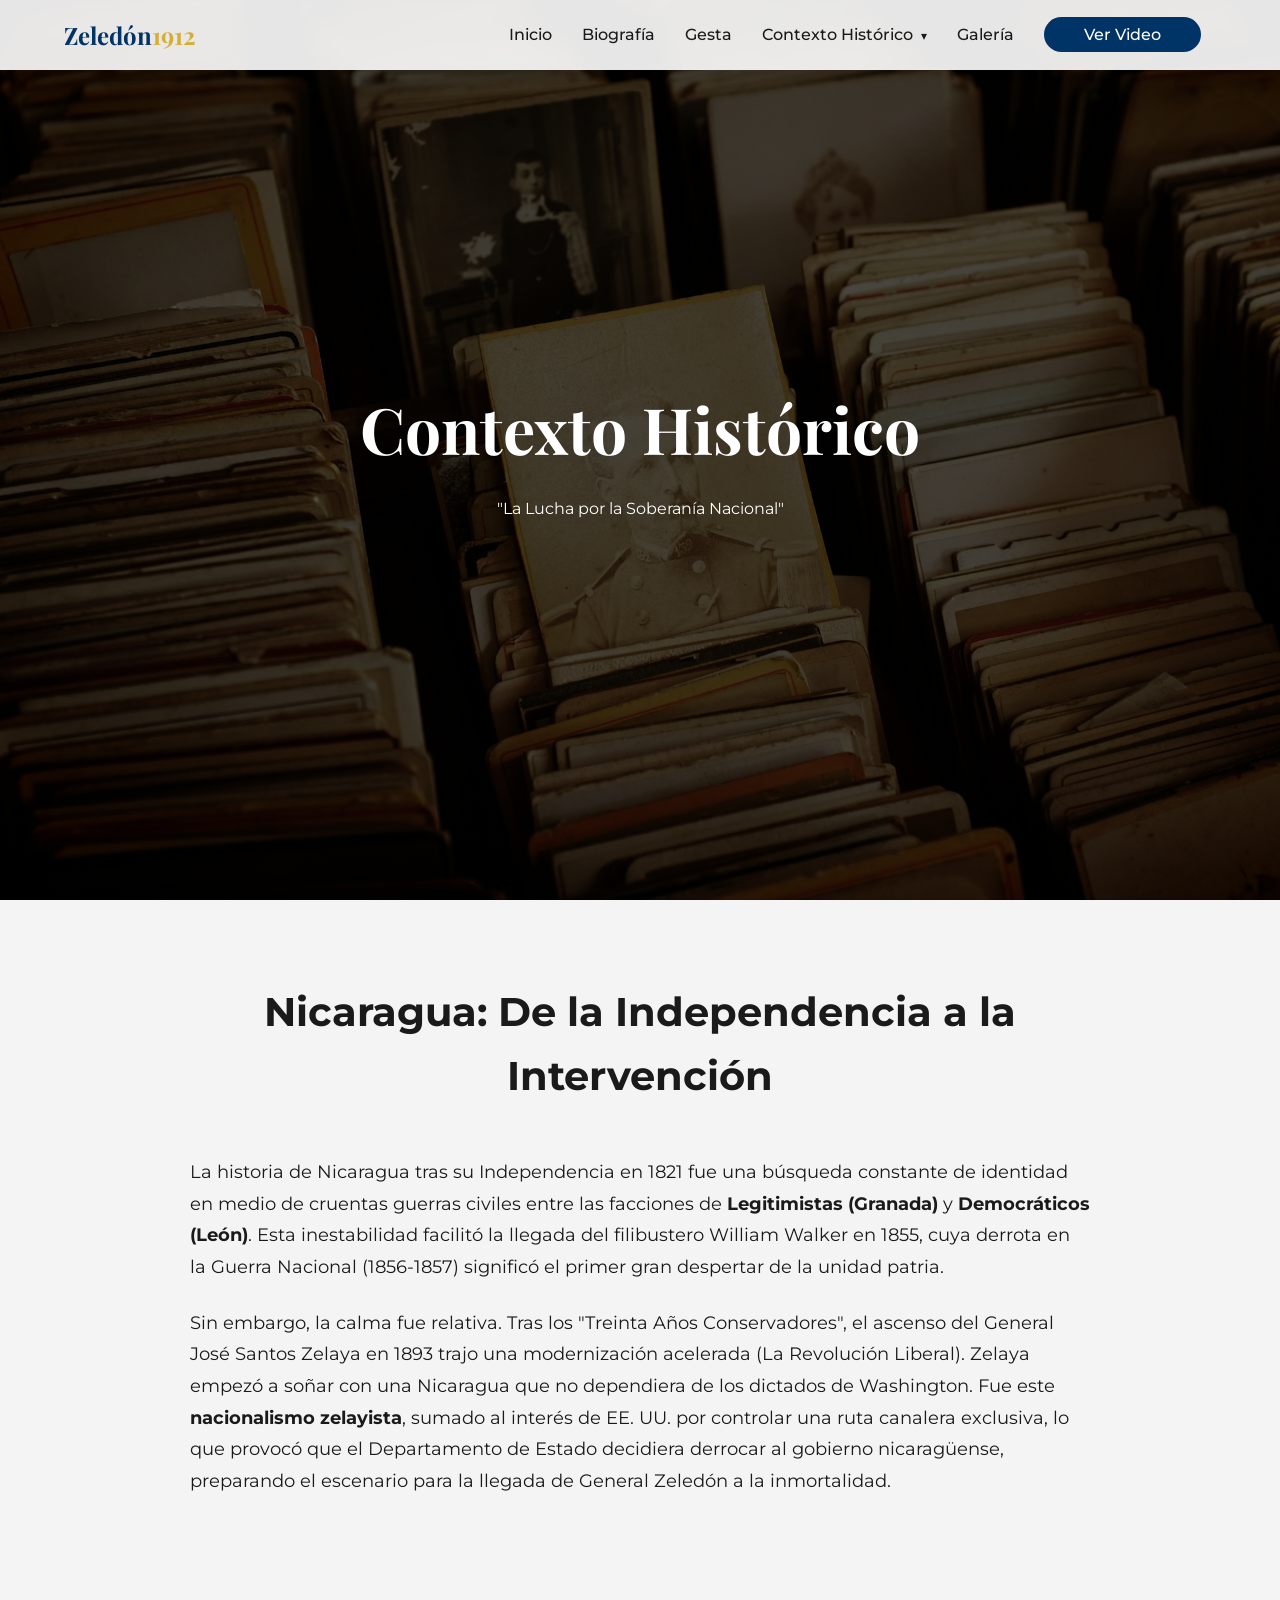
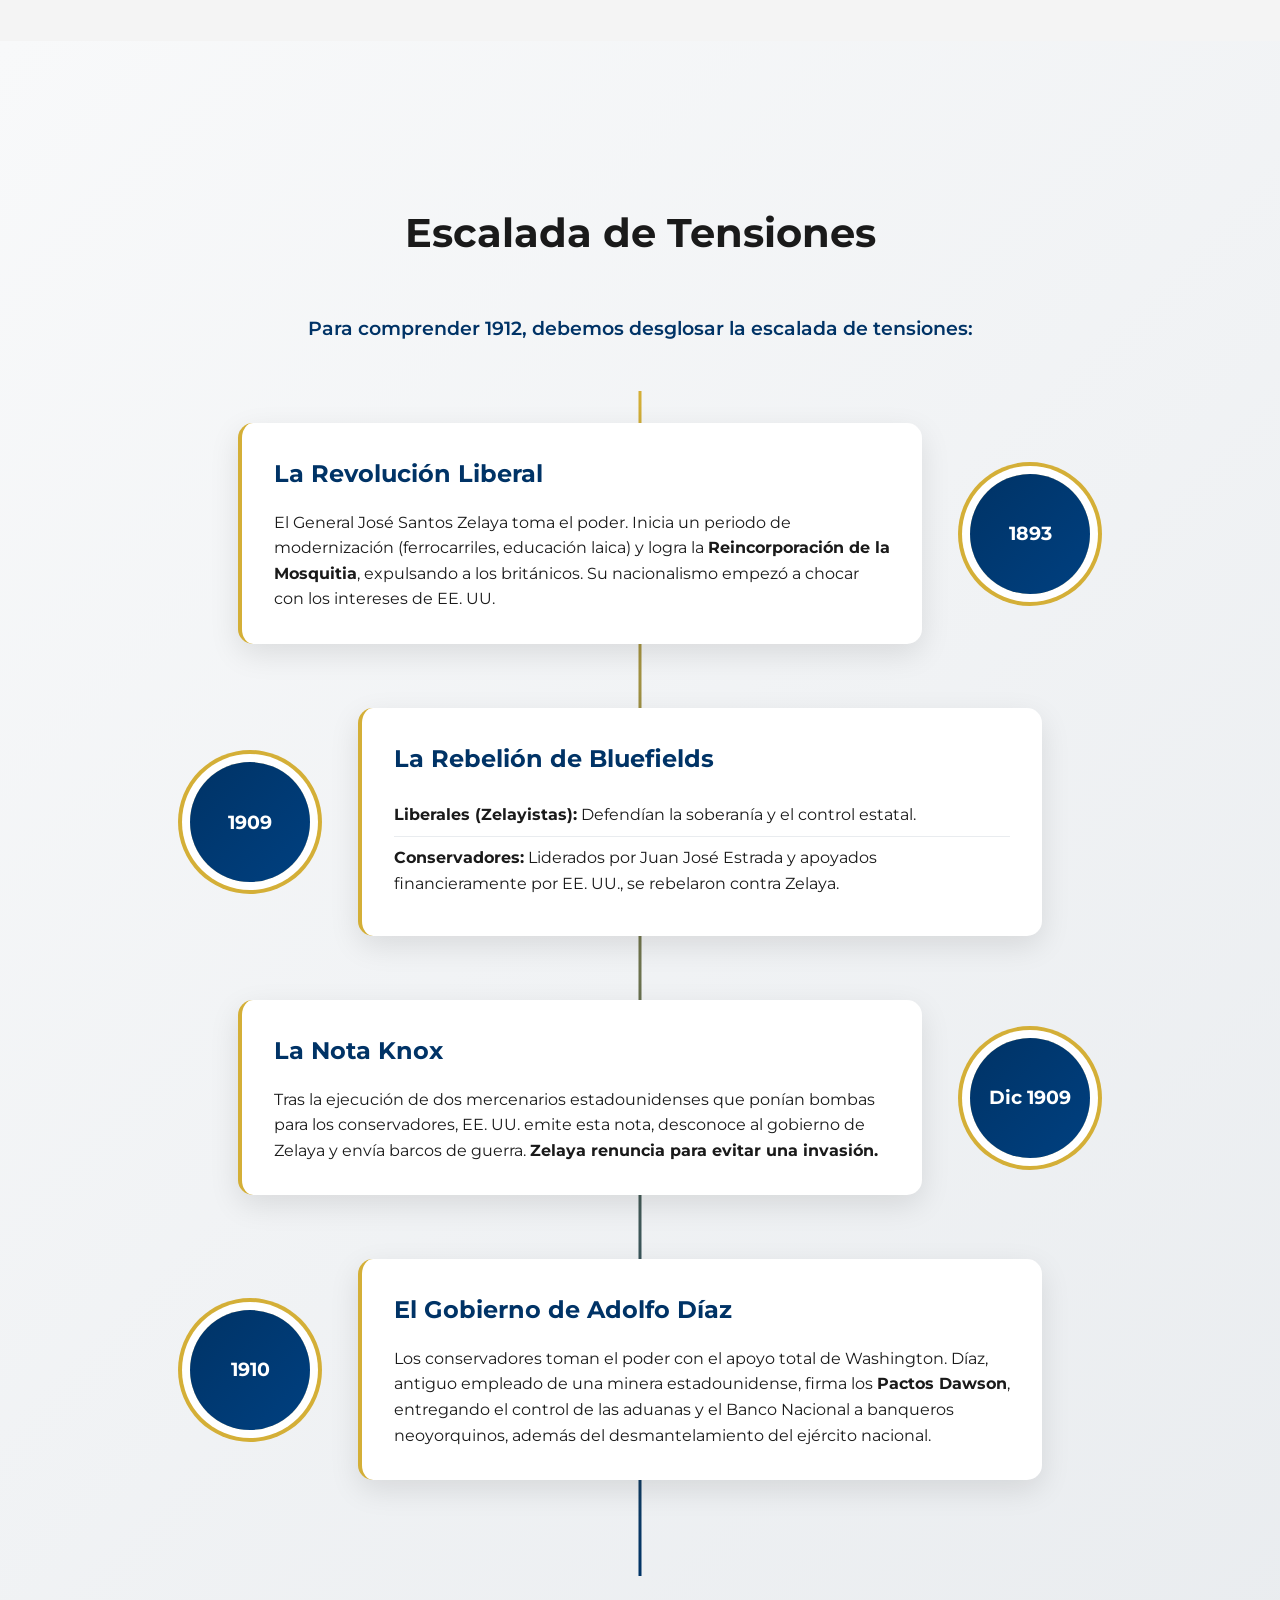
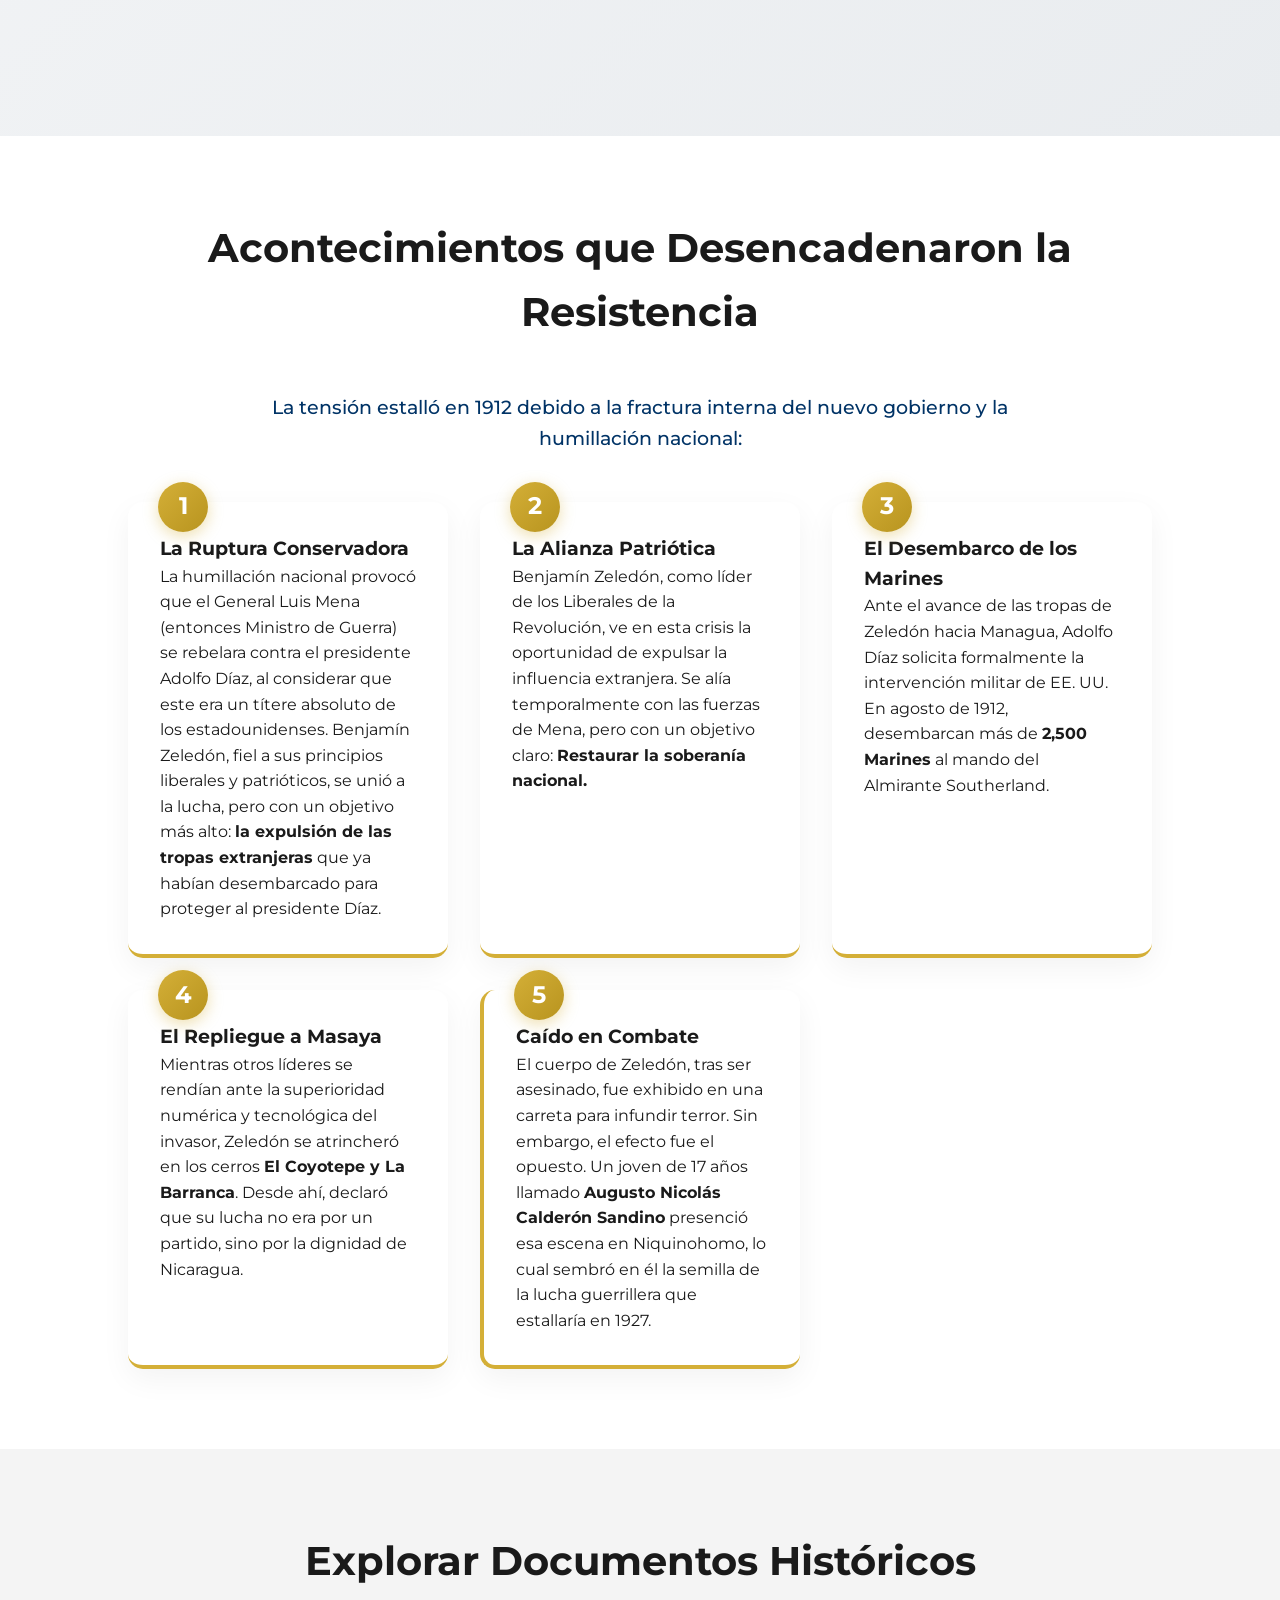
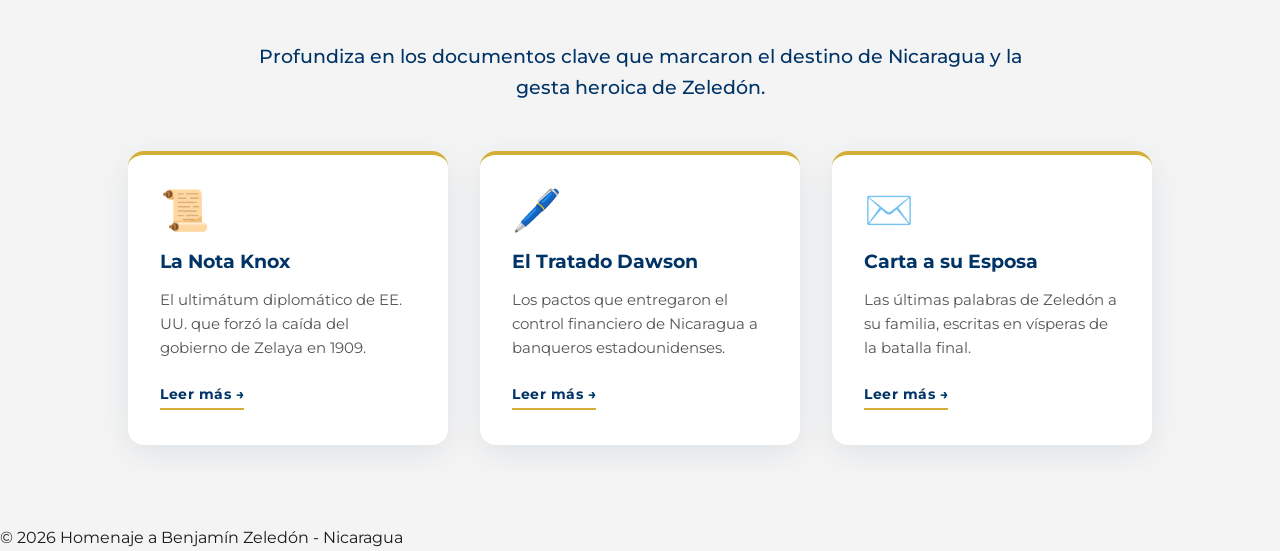
<file: contexto.html>
<!DOCTYPE html>
<html lang="es">

<head>
    <meta charset="UTF-8">
    <meta name="viewport" content="width=device-width, initial-scale=1.0">
    <title>Contexto Histórico | Benjamín Zeledón</title>
    <link rel="stylesheet" href="style.css">
    <link
        href="https://fonts.googleapis.com/css2?family=Montserrat:wght@300;400;700&family=Playfair+Display:wght@700&display=swap"
        rel="stylesheet">
</head>

<body>

    <nav class="navbar">
        <div class="logo">Zeledón<span>1912</span></div>
        <ul class="nav-links">
            <li><a href="index.html#inicio">Inicio</a></li>
            <li><a href="biografia.html">Biografía</a></li>
            <li><a href="gesta.html">Gesta</a></li>
            <li class="has-submenu">
                <a href="contexto.html">Contexto Histórico <span class="submenu-arrow">▾</span></a>
                <ul class="submenu">
                    <li><a href="nota-knox.html">La Nota Knox</a></li>
                    <li><a href="tratado-dawson.html">El Tratado Dawson</a></li>
                    <li><a href="carta-zeledon.html">Carta a su Esposa</a></li>
                </ul>
            </li>
            <li><a href="galeria.html">Galería</a></li>
            <li><a href="index.html#video-seccion" class="btn-video">Ver Video</a></li>
        </ul>
        <div class="burger">
            <div class="line1"></div>
            <div class="line2"></div>
            <div class="line3"></div>
        </div>
    </nav>

    <header class="hero hero-contexto">
        <div class="hero-content">
            <h1>Contexto Histórico</h1>
            <p>"La Lucha por la Soberanía Nacional"</p>
        </div>
    </header>

    <section class="container">
        <h2 class="section-title">Nicaragua: De la Independencia a la Intervención</h2>

        <div class="timeline-intro">
            <p>La historia de Nicaragua tras su Independencia en 1821 fue una búsqueda constante de identidad en medio
                de cruentas guerras civiles entre las facciones de <strong>Legitimistas (Granada)</strong> y
                <strong>Democráticos (León)</strong>. Esta inestabilidad facilitó la llegada del filibustero William
                Walker en 1855, cuya derrota en la Guerra Nacional (1856-1857) significó el primer gran despertar de la
                unidad patria.
            </p>

            <p>Sin embargo, la calma fue relativa. Tras los "Treinta Años Conservadores", el ascenso del General José
                Santos Zelaya en 1893 trajo una modernización acelerada (La Revolución Liberal). Zelaya empezó a soñar
                con una Nicaragua que no dependiera de los dictados de Washington. Fue este <strong>nacionalismo
                    zelayista</strong>, sumado al interés de EE. UU. por controlar una ruta canalera exclusiva, lo que
                provocó que el Departamento de Estado decidiera derrocar al gobierno nicaragüense, preparando el
                escenario para la llegada de General Zeledón a la inmortalidad.</p>
        </div>
    </section>

    <section class="timeline-section">
        <div class="container">
            <h2 class="section-title">Escalada de Tensiones</h2>
            <p class="timeline-subtitle">Para comprender 1912, debemos desglosar la escalada de tensiones:</p>

            <div class="timeline">
                <div class="timeline-item">
                    <div class="timeline-marker">1893</div>
                    <div class="timeline-content">
                        <h3>La Revolución Liberal</h3>
                        <p>El General José Santos Zelaya toma el poder. Inicia un periodo de modernización
                            (ferrocarriles, educación laica) y logra la <strong>Reincorporación de la
                                Mosquitia</strong>, expulsando a los británicos. Su nacionalismo empezó a chocar con los
                            intereses de EE. UU.</p>
                    </div>
                </div>

                <div class="timeline-item">
                    <div class="timeline-marker">1909</div>
                    <div class="timeline-content">
                        <h3>La Rebelión de Bluefields</h3>
                        <ul class="faction-list">
                            <li><strong>Liberales (Zelayistas):</strong> Defendían la soberanía y el control estatal.
                            </li>
                            <li><strong>Conservadores:</strong> Liderados por Juan José Estrada y apoyados
                                financieramente por EE. UU., se rebelaron contra Zelaya.</li>
                        </ul>
                    </div>
                </div>

                <div class="timeline-item">
                    <div class="timeline-marker">Dic 1909</div>
                    <div class="timeline-content">
                        <h3>La Nota Knox</h3>
                        <p>Tras la ejecución de dos mercenarios estadounidenses que ponían bombas para los
                            conservadores, EE. UU. emite esta nota, desconoce al gobierno de Zelaya y envía barcos de
                            guerra. <strong>Zelaya renuncia para evitar una invasión.</strong></p>
                    </div>
                </div>

                <div class="timeline-item">
                    <div class="timeline-marker">1910</div>
                    <div class="timeline-content">
                        <h3>El Gobierno de Adolfo Díaz</h3>
                        <p>Los conservadores toman el poder con el apoyo total de Washington. Díaz, antiguo empleado de
                            una minera estadounidense, firma los <strong>Pactos Dawson</strong>, entregando el control
                            de las aduanas y el Banco Nacional a banqueros neoyorquinos, además del desmantelamiento del
                            ejército nacional.</p>
                    </div>
                </div>
            </div>
        </div>
    </section>

    <section class="container resistance-section">
        <h2 class="section-title">Acontecimientos que Desencadenaron la Resistencia</h2>
        <p class="section-intro">La tensión estalló en 1912 debido a la fractura interna del nuevo gobierno y la
            humillación nacional:</p>

        <div class="grid">
            <div class="card event-card">
                <div class="event-number">1</div>
                <h3>La Ruptura Conservadora</h3>
                <p>La humillación nacional provocó que el General Luis Mena (entonces Ministro de Guerra) se rebelara
                    contra el presidente Adolfo Díaz, al considerar que este era un títere absoluto de los
                    estadounidenses. Benjamín Zeledón, fiel a sus principios liberales y patrióticos, se unió a la
                    lucha, pero con un objetivo más alto: <strong>la expulsión de las tropas extranjeras</strong> que ya
                    habían desembarcado para proteger al presidente Díaz.</p>
            </div>

            <div class="card event-card">
                <div class="event-number">2</div>
                <h3>La Alianza Patriótica</h3>
                <p>Benjamín Zeledón, como líder de los Liberales de la Revolución, ve en esta crisis la oportunidad de
                    expulsar la influencia extranjera. Se alía temporalmente con las fuerzas de Mena, pero con un
                    objetivo claro: <strong>Restaurar la soberanía nacional.</strong></p>
            </div>

            <div class="card event-card">
                <div class="event-number">3</div>
                <h3>El Desembarco de los Marines</h3>
                <p>Ante el avance de las tropas de Zeledón hacia Managua, Adolfo Díaz solicita formalmente la
                    intervención militar de EE. UU. En agosto de 1912, desembarcan más de <strong>2,500 Marines</strong>
                    al mando del Almirante Southerland.</p>
            </div>

            <div class="card event-card">
                <div class="event-number">4</div>
                <h3>El Repliegue a Masaya</h3>
                <p>Mientras otros líderes se rendían ante la superioridad numérica y tecnológica del invasor, Zeledón se
                    atrincheró en los cerros <strong>El Coyotepe y La Barranca</strong>. Desde ahí, declaró que su lucha
                    no era por un partido, sino por la dignidad de Nicaragua.</p>
            </div>

            <div class="card event-card event-card-final">
                <div class="event-number">5</div>
                <h3>Caído en Combate</h3>
                <p>El cuerpo de Zeledón, tras ser asesinado, fue exhibido en una carreta para infundir terror. Sin
                    embargo, el efecto fue el opuesto. Un joven de 17 años llamado <strong>Augusto Nicolás Calderón
                        Sandino</strong> presenció esa escena en Niquinohomo, lo cual sembró en él la semilla de la
                    lucha guerrillera que estallaría en 1927.</p>
            </div>
        </div>
    </section>

    <!-- Sección de enlaces a subpáginas del Contexto Histórico -->
    <section class="container subpages-nav-section">
        <h2 class="section-title">Explorar Documentos Históricos</h2>
        <p class="section-intro">Profundiza en los documentos clave que marcaron el destino de Nicaragua y la gesta
            heroica de Zeledón.</p>
        <div class="subpages-grid">
            <a href="nota-knox.html" class="subpage-card">
                <div class="subpage-card-icon">📜</div>
                <h3>La Nota Knox</h3>
                <p>El ultimátum diplomático de EE. UU. que forzó la caída del gobierno de Zelaya en 1909.</p>
                <span class="subpage-card-link">Leer más →</span>
            </a>
            <a href="tratado-dawson.html" class="subpage-card">
                <div class="subpage-card-icon">🖊️</div>
                <h3>El Tratado Dawson</h3>
                <p>Los pactos que entregaron el control financiero de Nicaragua a banqueros estadounidenses.</p>
                <span class="subpage-card-link">Leer más →</span>
            </a>
            <a href="carta-zeledon.html" class="subpage-card">
                <div class="subpage-card-icon">✉️</div>
                <h3>Carta a su Esposa</h3>
                <p>Las últimas palabras de Zeledón a su familia, escritas en vísperas de la batalla final.</p>
                <span class="subpage-card-link">Leer más →</span>
            </a>
        </div>
    </section>

    <footer>
        <p>&copy; 2026 Homenaje a Benjamín Zeledón - Nicaragua</p>
    </footer>

    <!-- Botón para volver arriba -->
    <button id="backToTop" class="back-to-top" aria-label="Volver arriba">
        <svg xmlns="http://www.w3.org/2000/svg" width="24" height="24" viewBox="0 0 24 24" fill="none"
            stroke="currentColor" stroke-width="2" stroke-linecap="round" stroke-linejoin="round">
            <polyline points="18 15 12 9 6 15"></polyline>
        </svg>
    </button>

    <script src="script.js"></script>
</body>

</html>
</file>
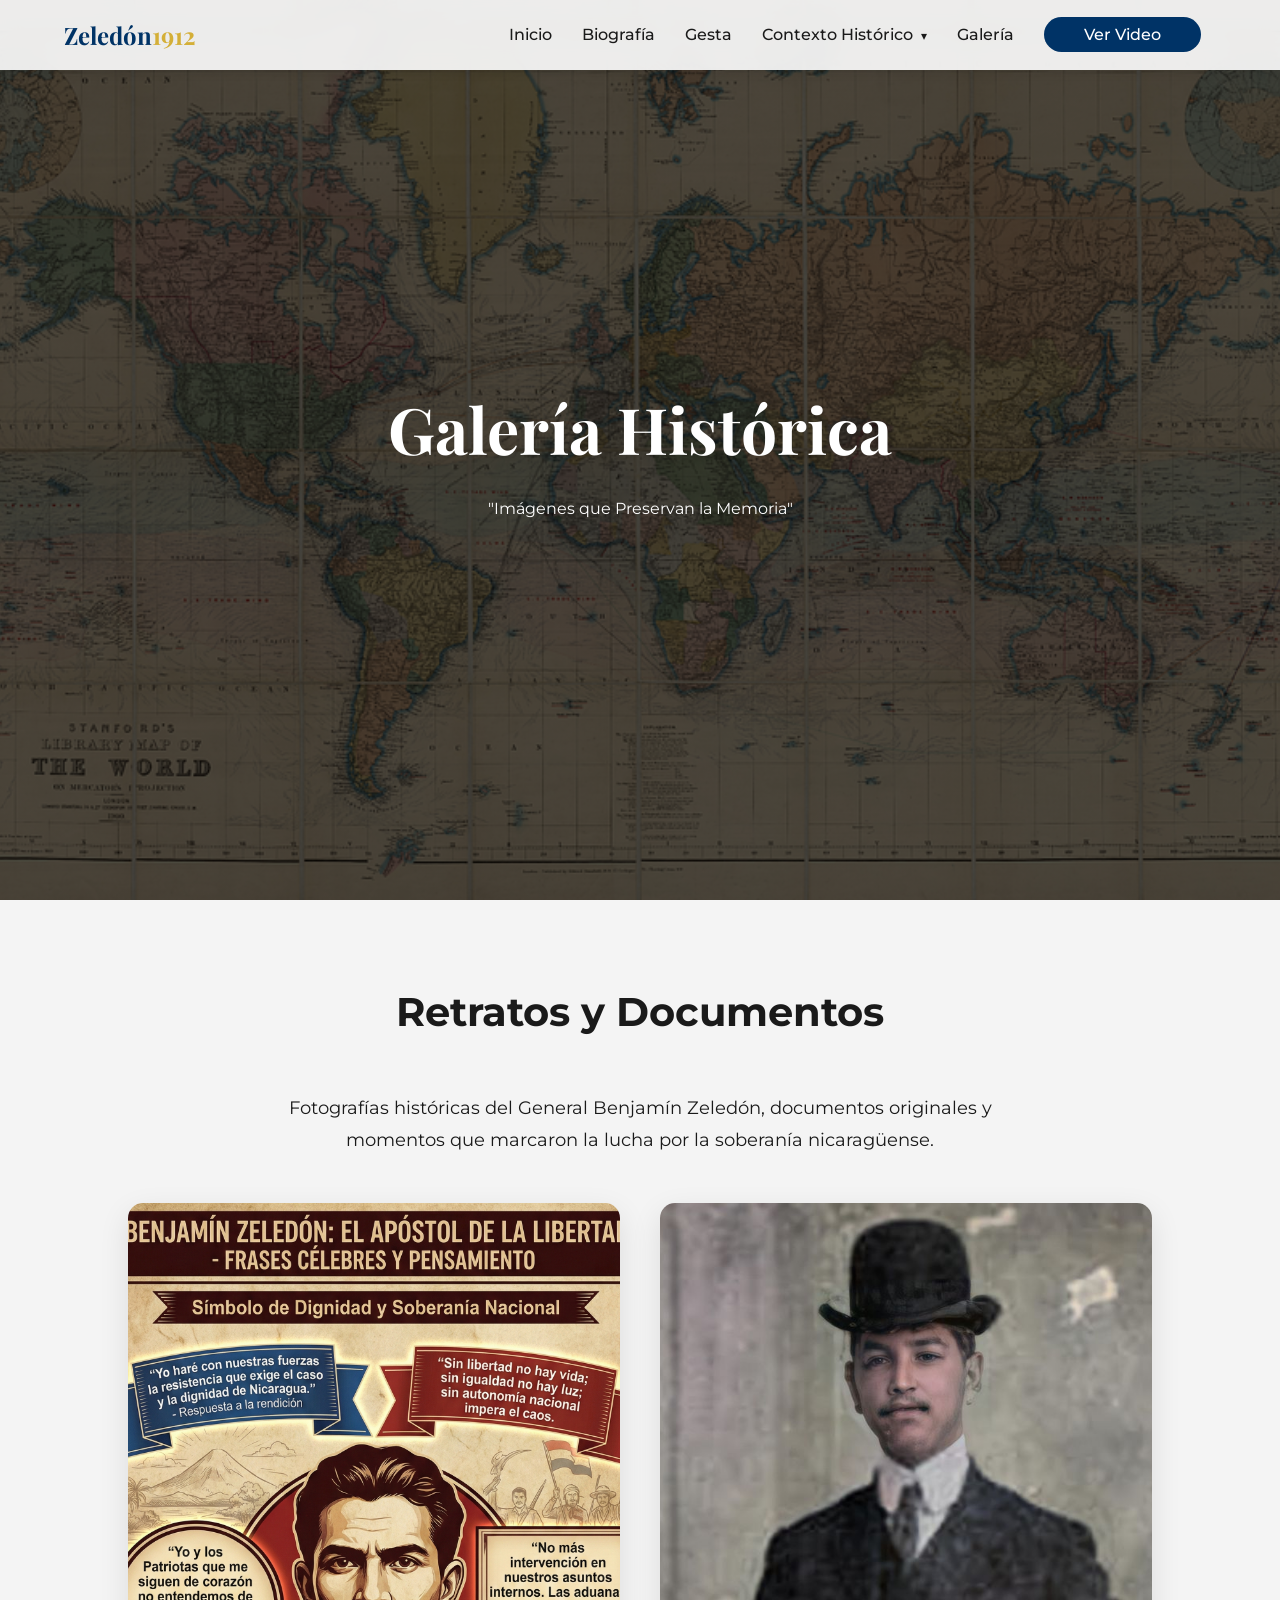
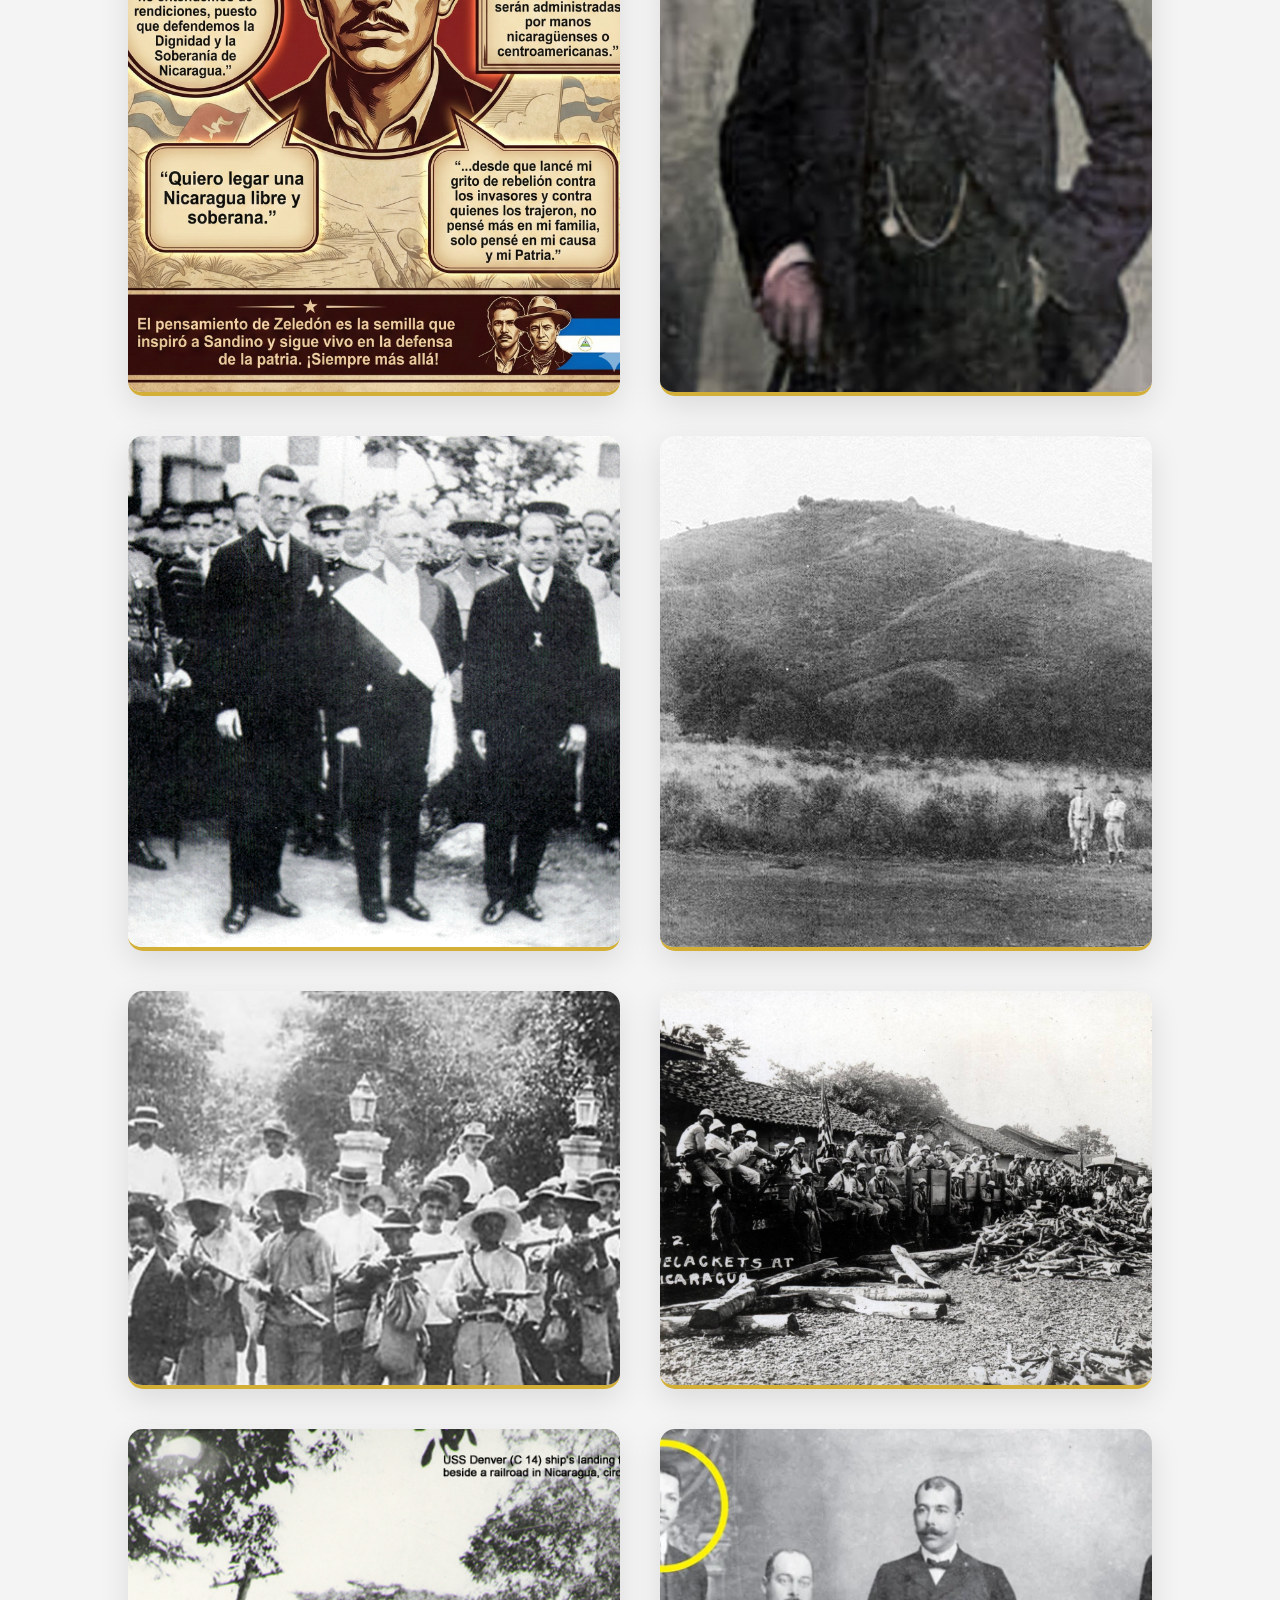
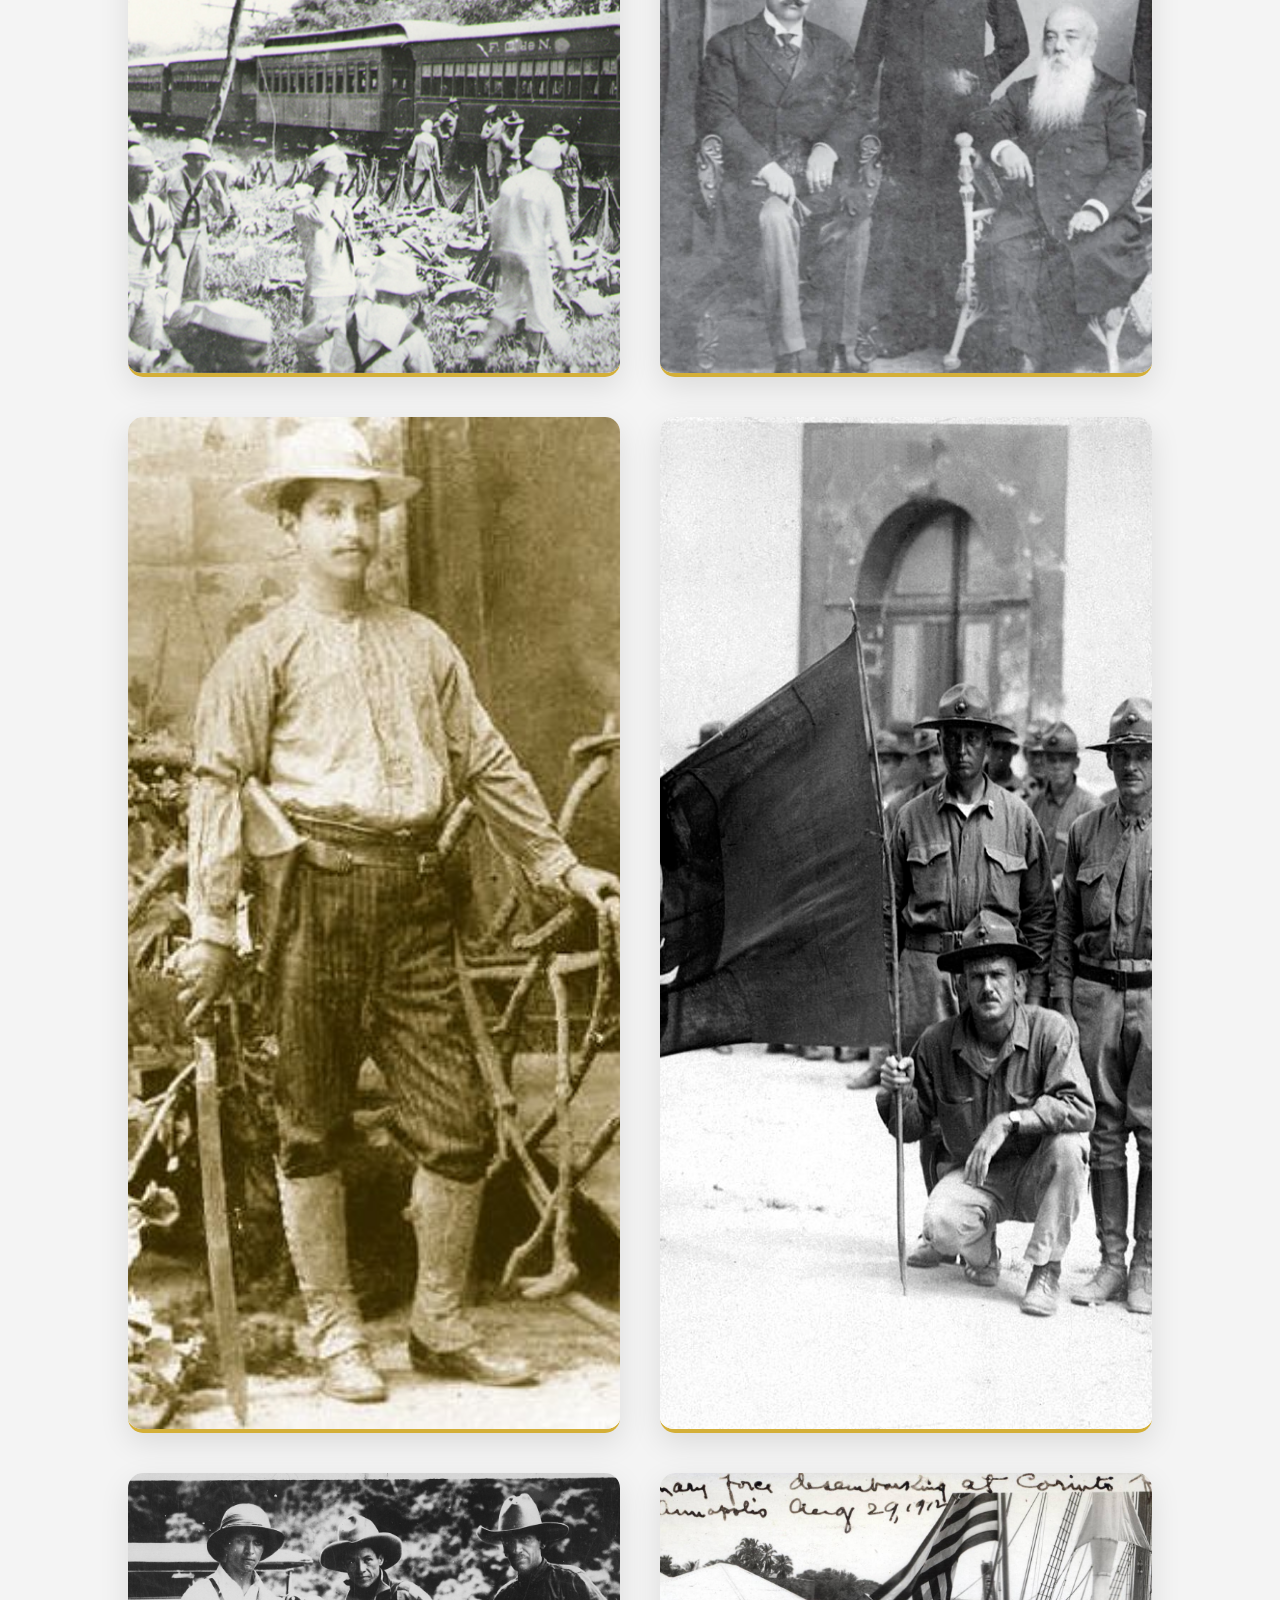
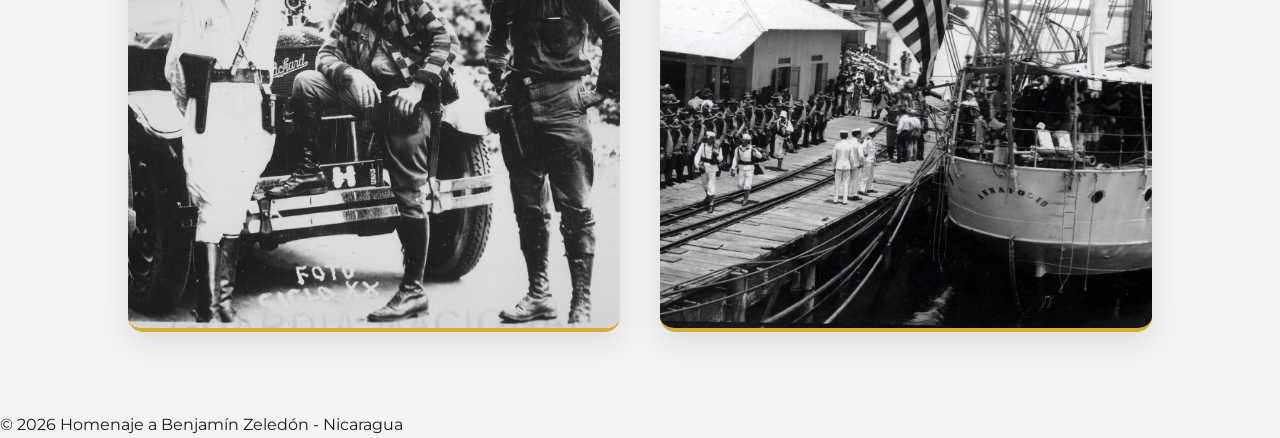
<file: galeria.html>
<!DOCTYPE html>
<html lang="es">

<head>
    <meta charset="UTF-8">
    <meta name="viewport" content="width=device-width, initial-scale=1.0">
    <title>Galería | Benjamín Zeledón</title>
    <link rel="stylesheet" href="style.css">
    <link
        href="https://fonts.googleapis.com/css2?family=Montserrat:wght@300;400;700&family=Playfair+Display:wght@700&display=swap"
        rel="stylesheet">
</head>

<body>

    <nav class="navbar">
        <div class="logo">Zeledón<span>1912</span></div>
        <ul class="nav-links">
            <li><a href="index.html#inicio">Inicio</a></li>
            <li><a href="biografia.html">Biografía</a></li>
            <li><a href="gesta.html">Gesta</a></li>
            <li class="has-submenu">
                <a href="contexto.html">Contexto Histórico <span class="submenu-arrow">▾</span></a>
                <ul class="submenu">
                    <li><a href="nota-knox.html">La Nota Knox</a></li>
                    <li><a href="tratado-dawson.html">El Tratado Dawson</a></li>
                    <li><a href="carta-zeledon.html">Carta a su Esposa</a></li>
                </ul>
            </li>
            <li><a href="galeria.html">Galería</a></li>
            <li><a href="index.html#video-seccion" class="btn-video">Ver Video</a></li>
        </ul>
        <div class="burger">
            <div class="line1"></div>
            <div class="line2"></div>
            <div class="line3"></div>
        </div>
    </nav>

    <header class="hero hero-galeria">
        <div class="hero-content">
            <h1>Galería Histórica</h1>
            <p>"Imágenes que Preservan la Memoria"</p>
        </div>
    </header>

    <section class="container">
        <h2 class="section-title">Retratos y Documentos</h2>
        <p class="gallery-intro">Fotografías históricas del General Benjamín Zeledón, documentos originales y momentos
            que marcaron la lucha por la soberanía nicaragüense.</p>

        <div class="gallery-grid">
            <!-- Contenedor 1 -->
            <div class="gallery-item">
                <img src="img/Contenedor1.png" alt="Imagen Histórica de Benjamín Zeledón">
                <div class="gallery-caption">
                    <h3>Frases del General Benjamín Zeledón</h3>
                </div>
            </div>

            <!-- Contenedor 2 -->
            <div class="gallery-item">
                <img src="img/Contenedor2.jpg" alt="Imagen Histórica de Benjamín Zeledón">
                <div class="gallery-caption">
                    <h3>Imagen Restaurada de Benjamín Zeledón</h3>
                </div>
            </div>

            <!-- Contenedor 3 -->
            <div class="gallery-item">
                <img src="img/Contenedor3.gif" alt="Imagen Histórica de Benjamín Zeledón">
                <div class="gallery-caption">
                    <h3>Toma de posesión del presidente conservador Adolfo Díaz (centro), con el diplomático
                        estadounidense Lawrence Dennis y el expresidente Emiliano Chamorro.</h3>
                </div>
            </div>

            <!-- Contenedor 4 -->
            <div class="gallery-item">
                <img src="img/Contenedor4.jpg" alt="Imagen Histórica de Benjamín Zeledón">
                <div class="gallery-caption">
                    <h3>Dos marines en la loma del Coyotepe, bastión de los rebeldes liberales, en octubre de 1912.</h3>
                </div>
            </div>

            <!-- Contenedor 5 -->
            <div class="gallery-item">
                <img src="img/Contenedor5.jpg" alt="Imagen Histórica de Benjamín Zeledón">
                <div class="gallery-caption">
                    <h3>Rebeldes de la resistencia en la guerra de Mena (1912).</h3>
                </div>
            </div>

            <!-- Contenedor 6 -->
            <div class="gallery-item">
                <img src="img/Contenedor6.jpg" alt="Imagen Histórica de Benjamín Zeledón">
                <div class="gallery-caption">
                    <h3>Marines en León, Nicaragua 1912</h3>
                </div>
            </div>

            <!-- Contenedor 7 -->
            <div class="gallery-item">
                <img src="img/Contenedor7.jpg" alt="Imagen Histórica de Benjamín Zeledón">
                <div class="gallery-caption">
                    <h3>Restos de la fuerza de desembarco del USS Denver en el ferrocarril, 1912</h3>
                </div>
            </div>

            <!-- Contenedor 8 -->
            <div class="gallery-item">
                <img src="img/Contenedor8.jpg" alt="Imagen Histórica de Benjamín Zeledón">
                <div class="gallery-caption">
                    <h3>Delegados de CentroAmérica posando para la revista Pan American Magazine. Por Nicaragua el Dr.
                        Benjamín F. Zeledón</h3>
                </div>
            </div>

            <!-- Contenedor 9 -->
            <div class="gallery-item">
                <img src="img/Contenedor9.jpg" alt="Imagen Histórica de Benjamín Zeledón">
                <div class="gallery-caption">
                    <h3>General Benjamín Zeledón</h3>
                </div>
            </div>

            <!-- Contenedor 10 -->
            <div class="gallery-item">
                <img src="img/Contenedor10.jpg" alt="Imagen Histórica de Benjamín Zeledón">
                <div class="gallery-caption">
                    <h3>Bandera de Sandino, sostenida por marines. 1932</h3>
                </div>
            </div>

            <!-- Contenedor 11 -->
            <div class="gallery-item">
                <img src="img/Contenedor11.jpg" alt="Imagen Histórica de Benjamín Zeledón">
                <div class="gallery-caption">
                    <h3>General Augusto Calderón Sandino con colaboradores.</h3>
                </div>
            </div>

            <!-- Contenedor 12 -->
            <div class="gallery-item">
                <img src="img/Contenedor12.jpg" alt="Imagen Histórica de Benjamín Zeledón">
                <div class="gallery-caption">
                    <h3>Buque USS Annapolis desembarcando tropas en Corinto al mando del almirante William Henry Hudson
                        Southerland. 1912</h3>
                </div>
            </div>
        </div>
    </section>

    <footer>
        <p>&copy; 2026 Homenaje a Benjamín Zeledón - Nicaragua</p>
    </footer>

    <!-- Visor de Imágenes (Lightbox) -->
    <div id="lightbox" class="lightbox">
        <span class="lightbox-close">&times;</span>
        <img class="lightbox-content" id="lightbox-img">
        <div id="lightbox-caption"></div>
    </div>

    <!-- Botón para volver arriba -->
    <button id="backToTop" class="back-to-top" aria-label="Volver arriba">
        <svg xmlns="http://www.w3.org/2000/svg" width="24" height="24" viewBox="0 0 24 24" fill="none"
            stroke="currentColor" stroke-width="2" stroke-linecap="round" stroke-linejoin="round">
            <polyline points="18 15 12 9 6 15"></polyline>
        </svg>
    </button>

    <script src="script.js"></script>
</body>

</html>
</file>
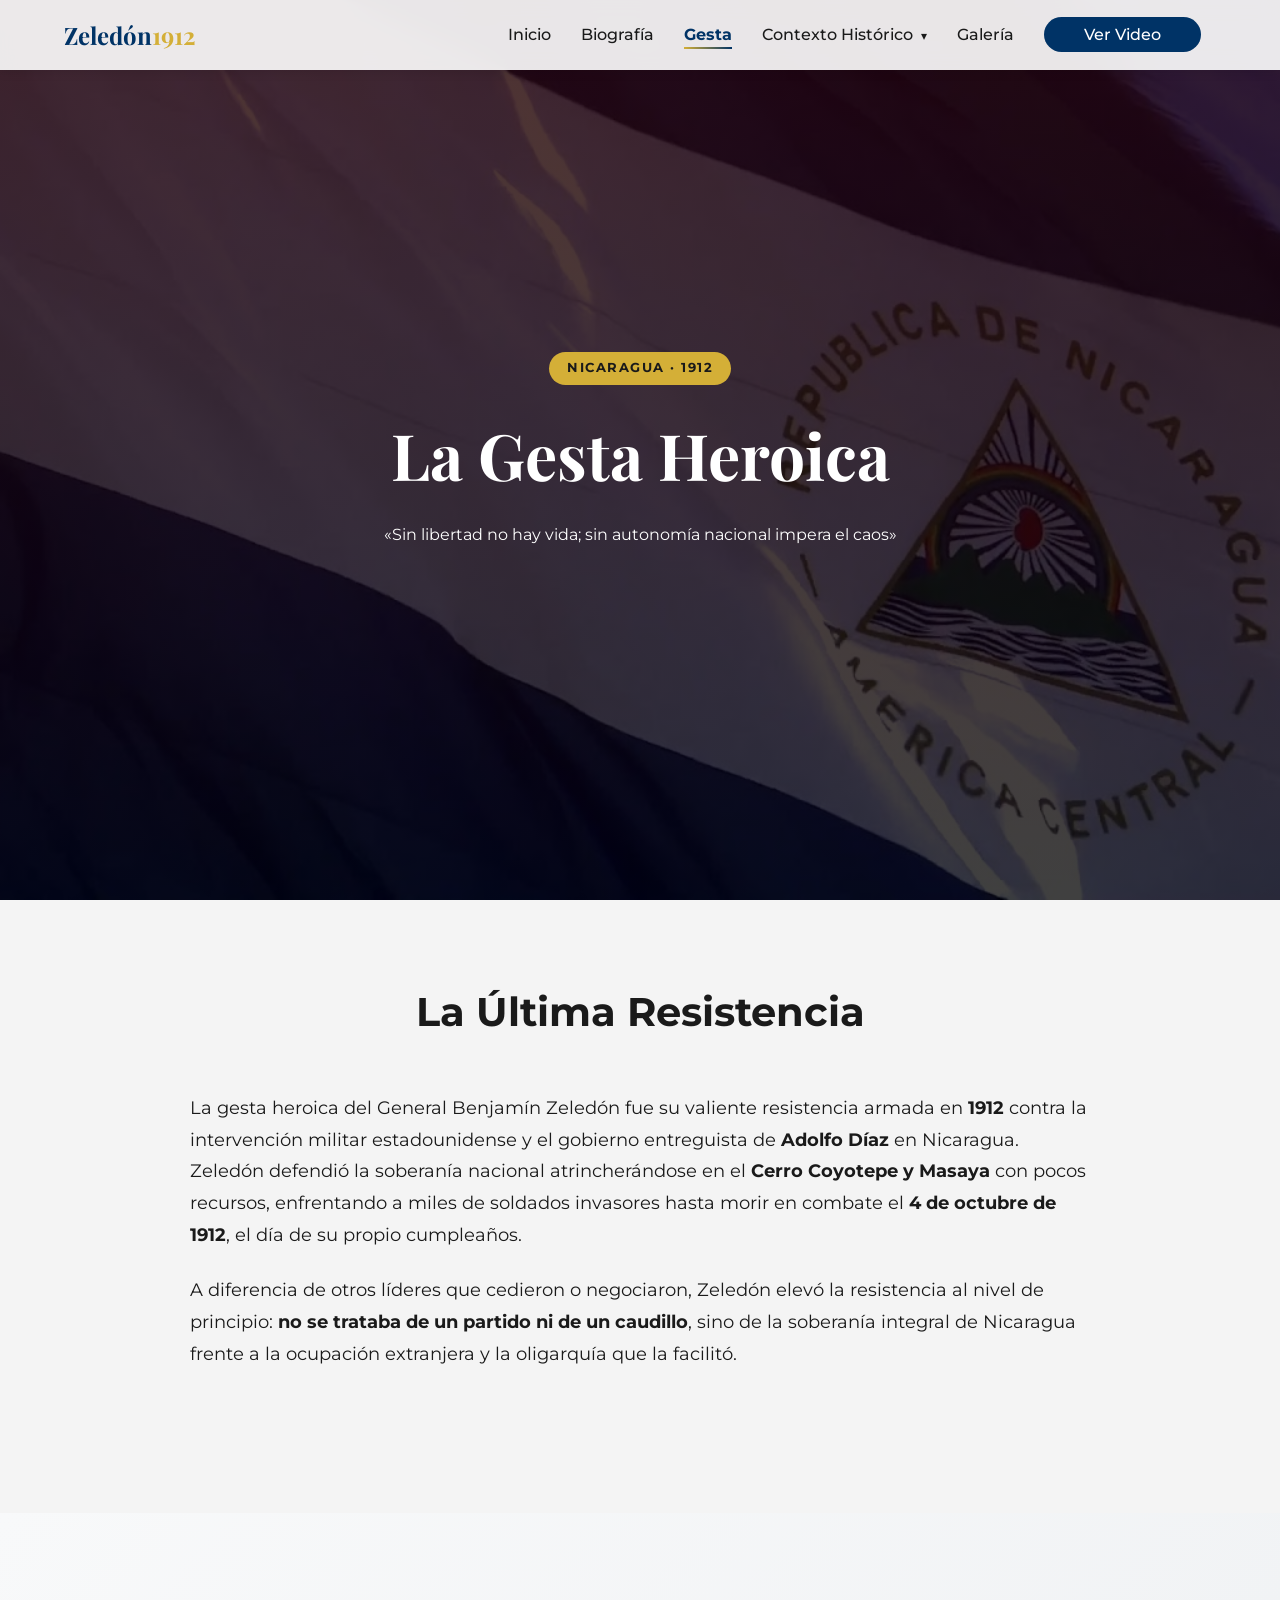
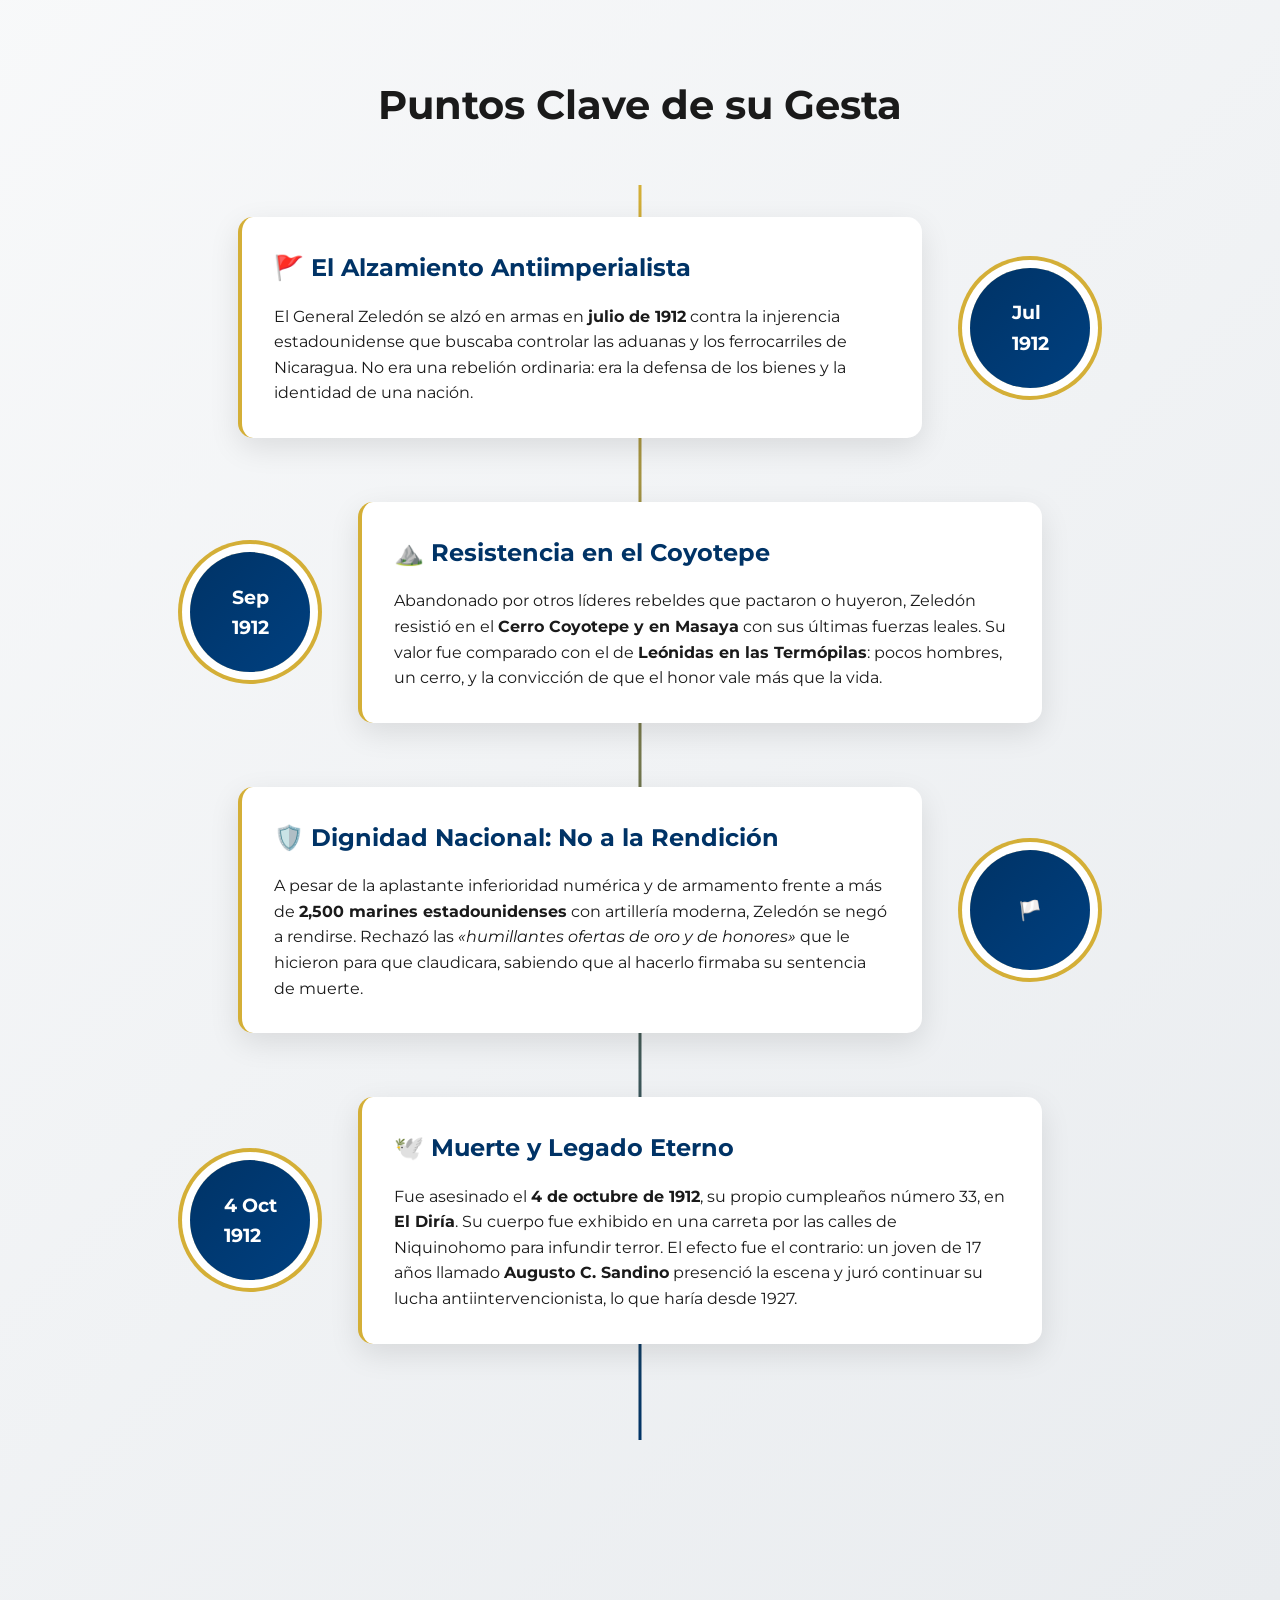
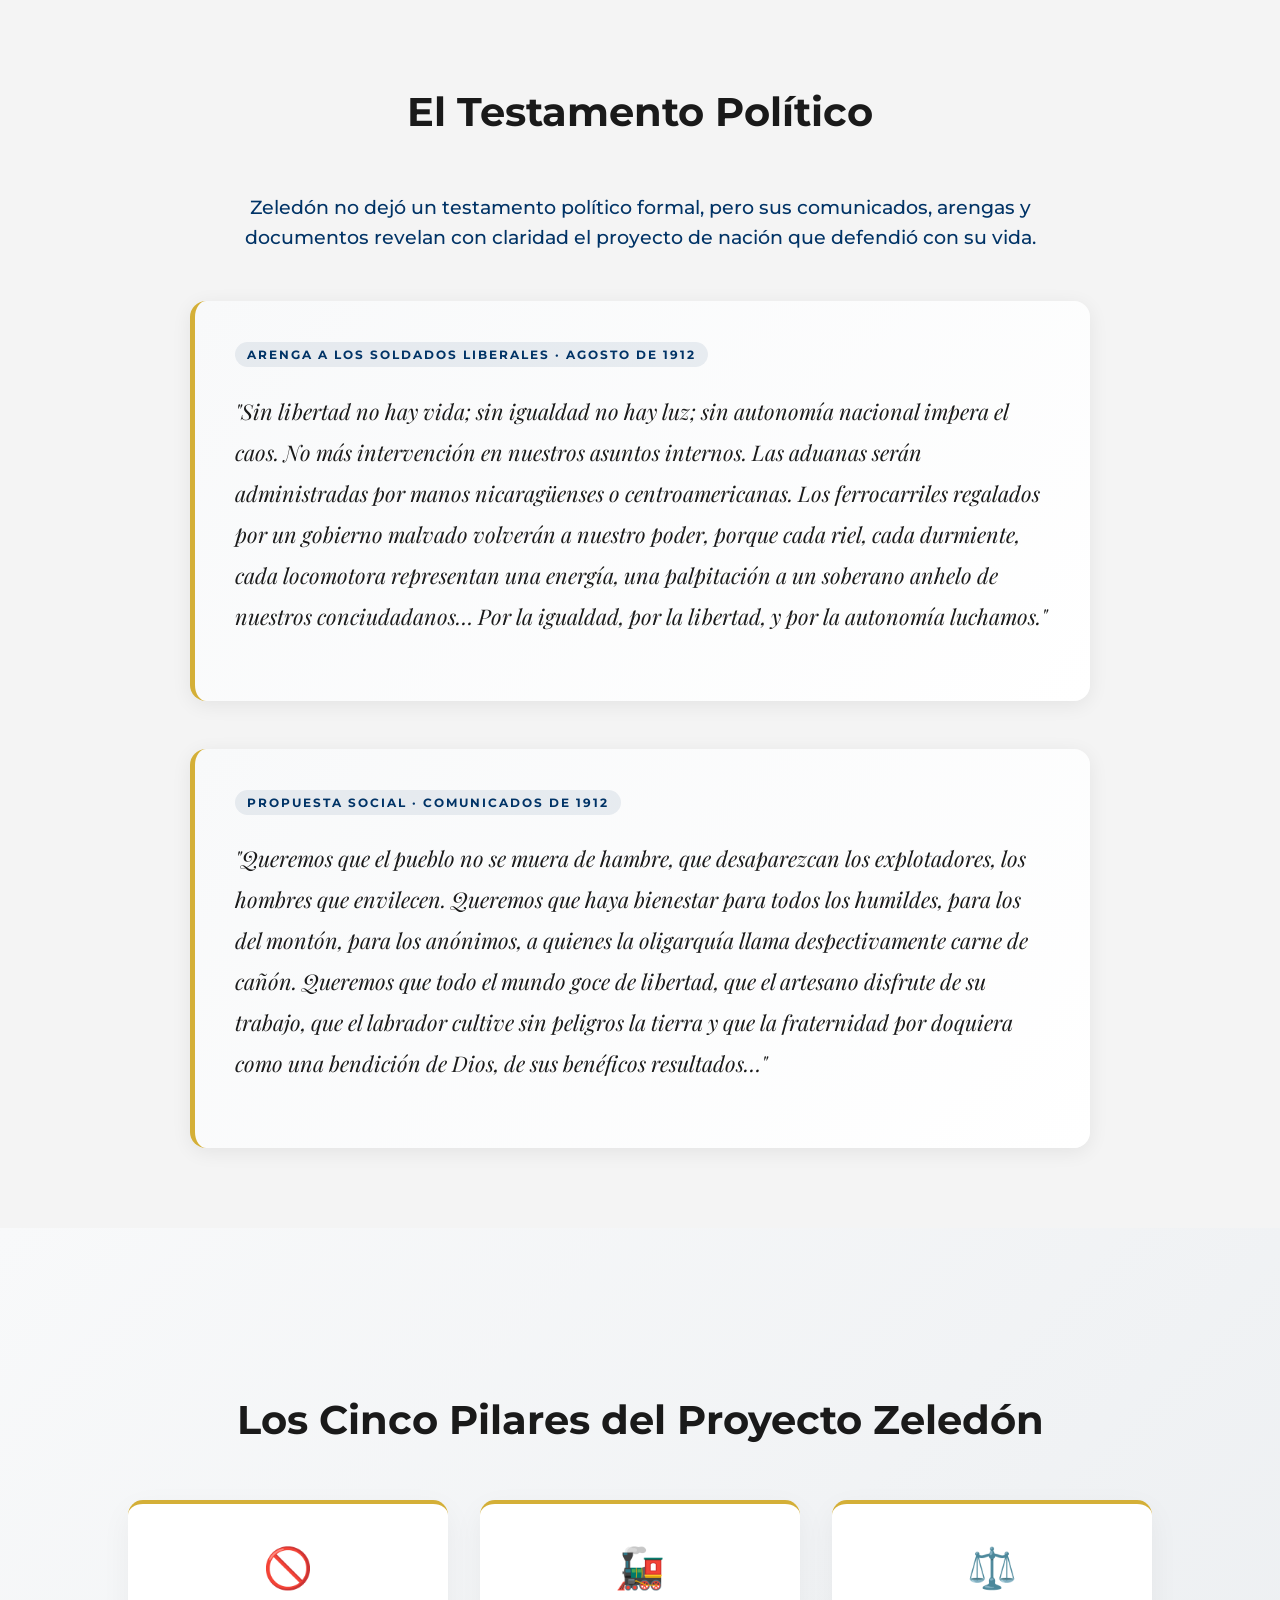
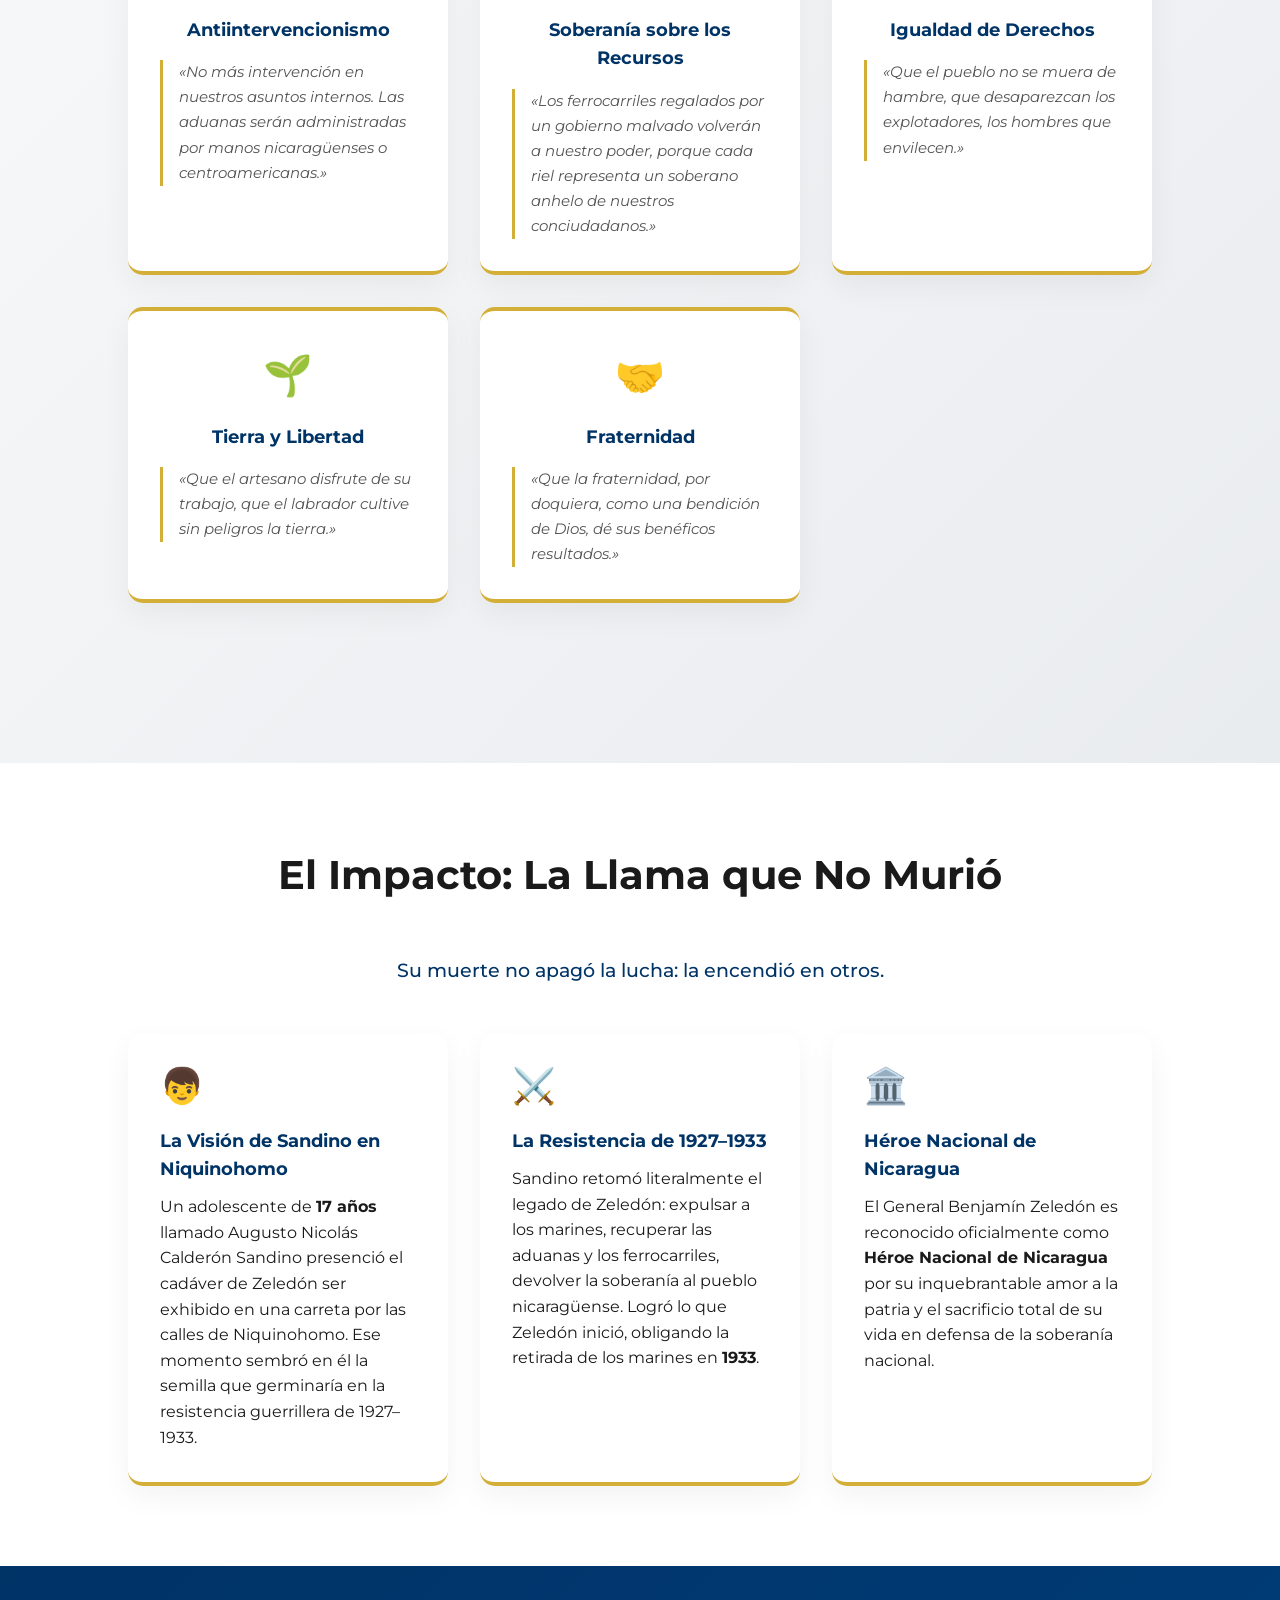
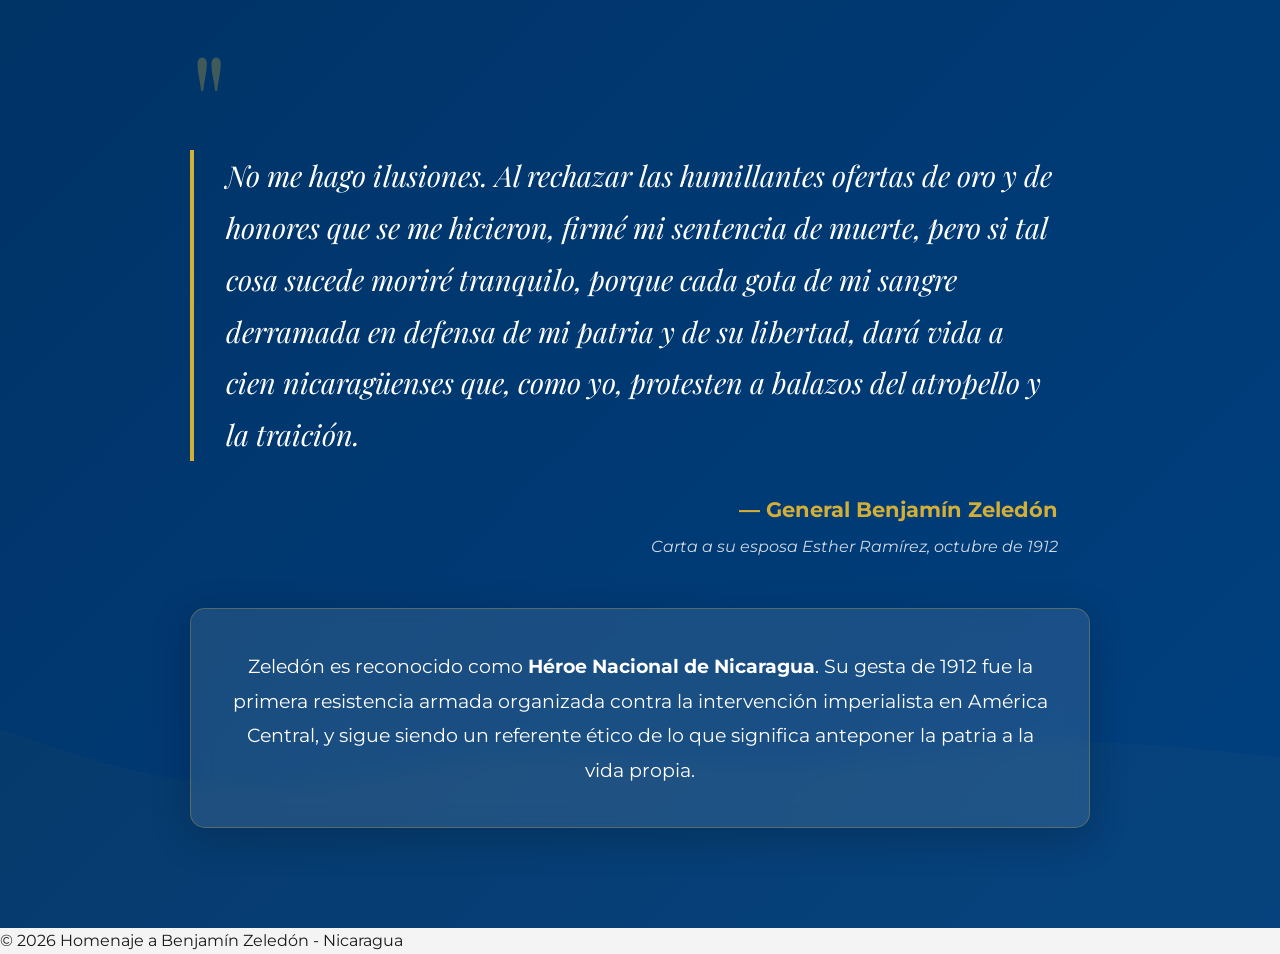
<file: gesta.html>
<!DOCTYPE html>
<html lang="es">

<head>
    <meta charset="UTF-8">
    <meta name="viewport" content="width=device-width, initial-scale=1.0">
    <title>La Gesta de 1912 | General Benjamín Zeledón</title>
    <meta name="description"
        content="La heroica resistencia del General Benjamín Zeledón en 1912 contra la intervención militar estadounidense y su testamento político por la soberanía de Nicaragua.">
    <link rel="stylesheet" href="style.css">
    <link
        href="https://fonts.googleapis.com/css2?family=Montserrat:wght@300;400;700&family=Playfair+Display:wght@700&display=swap"
        rel="stylesheet">
</head>

<body>

    <!-- Barra de Navegación -->
    <nav class="navbar">
        <div class="logo">Zeledón<span>1912</span></div>
        <ul class="nav-links">
            <li><a href="index.html#inicio">Inicio</a></li>
            <li><a href="biografia.html">Biografía</a></li>
            <li><a href="gesta.html" class="nav-active">Gesta</a></li>
            <li class="has-submenu">
                <a href="contexto.html">Contexto Histórico <span class="submenu-arrow">▾</span></a>
                <ul class="submenu">
                    <li><a href="nota-knox.html">La Nota Knox</a></li>
                    <li><a href="tratado-dawson.html">El Tratado Dawson</a></li>
                    <li><a href="carta-zeledon.html">Carta a su Esposa</a></li>
                </ul>
            </li>
            <li><a href="galeria.html">Galería</a></li>
            <li><a href="index.html#video-seccion" class="btn-video">Ver Video</a></li>
        </ul>
        <div class="burger">
            <div class="line1"></div>
            <div class="line2"></div>
            <div class="line3"></div>
        </div>
    </nav>

    <!-- Hero -->
    <header class="hero hero-gesta">
        <div class="hero-content">
            <div class="doc-badge">Nicaragua · 1912</div>
            <h1>La Gesta Heroica</h1>
            <p>«Sin libertad no hay vida; sin autonomía nacional impera el caos»</p>
        </div>
    </header>

    <!-- Introducción -->
    <section class="container">
        <h2 class="section-title">La Última Resistencia</h2>
        <div class="timeline-intro">
            <p>La gesta heroica del General Benjamín Zeledón fue su valiente resistencia armada en <strong>1912</strong>
                contra la intervención militar estadounidense y el gobierno entreguista de <strong>Adolfo Díaz</strong>
                en Nicaragua. Zeledón defendió la soberanía nacional atrincherándose en el <strong>Cerro Coyotepe y
                    Masaya</strong> con pocos recursos, enfrentando a miles de soldados invasores hasta morir en combate
                el <strong>4 de octubre de 1912</strong>, el día de su propio cumpleaños.</p>
            <p>A diferencia de otros líderes que cedieron o negociaron, Zeledón elevó la resistencia al nivel de
                principio: <strong>no se trataba de un partido ni de un caudillo</strong>, sino de la soberanía
                integral de Nicaragua frente a la ocupación extranjera y la oligarquía que la facilitó.</p>
        </div>
    </section>

    <!-- Puntos clave -->
    <section class="timeline-section">
        <div class="container">
            <h2 class="section-title">Puntos Clave de su Gesta</h2>
            <div class="timeline">

                <div class="timeline-item">
                    <div class="timeline-marker">Jul<br>1912</div>
                    <div class="timeline-content">
                        <h3>🚩 El Alzamiento Antiimperialista</h3>
                        <p>El General Zeledón se alzó en armas en <strong>julio de 1912</strong> contra la injerencia
                            estadounidense que buscaba controlar las aduanas y los ferrocarriles de Nicaragua. No era
                            una rebelión ordinaria: era la defensa de los bienes y la identidad de una nación.</p>
                    </div>
                </div>

                <div class="timeline-item">
                    <div class="timeline-marker">Sep<br>1912</div>
                    <div class="timeline-content">
                        <h3>⛰️ Resistencia en el Coyotepe</h3>
                        <p>Abandonado por otros líderes rebeldes que pactaron o huyeron, Zeledón resistió en el
                            <strong>Cerro Coyotepe y en Masaya</strong> con sus últimas fuerzas leales. Su valor fue
                            comparado con el de <strong>Leónidas en las Termópilas</strong>: pocos hombres, un cerro, y
                            la convicción de que el honor vale más que la vida.
                        </p>
                    </div>
                </div>

                <div class="timeline-item">
                    <div class="timeline-marker">🏳️</div>
                    <div class="timeline-content">
                        <h3>🛡️ Dignidad Nacional: No a la Rendición</h3>
                        <p>A pesar de la aplastante inferioridad numérica y de armamento frente a más de
                            <strong>2,500 marines estadounidenses</strong> con artillería moderna, Zeledón se negó a
                            rendirse. Rechazó las <em>«humillantes ofertas de oro y de honores»</em> que le hicieron
                            para que claudicara, sabiendo que al hacerlo firmaba su sentencia de muerte.
                        </p>
                    </div>
                </div>

                <div class="timeline-item">
                    <div class="timeline-marker">4 Oct<br>1912</div>
                    <div class="timeline-content">
                        <h3>🕊️ Muerte y Legado Eterno</h3>
                        <p>Fue asesinado el <strong>4 de octubre de 1912</strong>, su propio cumpleaños número 33, en
                            <strong>El Diría</strong>. Su cuerpo fue exhibido en una carreta por las calles de
                            Niquinohomo para infundir terror. El efecto fue el contrario: un joven de 17 años llamado
                            <strong>Augusto C. Sandino</strong> presenció la escena y juró continuar su lucha
                            antiintervencionista, lo que haría desde 1927.
                        </p>
                    </div>
                </div>

            </div>
        </div>
    </section>

    <!-- Testamento Político -->
    <section class="container">
        <h2 class="section-title">El Testamento Político</h2>
        <p class="section-intro">Zeledón no dejó un testamento político formal, pero sus comunicados, arengas y
            documentos revelan con claridad el proyecto de nación que defendió con su vida.</p>

        <div class="doc-text-block" style="margin-bottom: 3rem;">
            <div class="doc-quote-header">
                <span class="doc-quote-tag">Arenga a los soldados liberales · Agosto de 1912</span>
            </div>
            <blockquote class="doc-primary-quote">
                "Sin libertad no hay vida; sin igualdad no hay luz; sin autonomía nacional impera el caos. No más
                intervención en nuestros asuntos internos. Las aduanas serán administradas por manos nicaragüenses o
                centroamericanas. Los ferrocarriles regalados por un gobierno malvado volverán a nuestro poder, porque
                cada riel, cada durmiente, cada locomotora representan una energía, una palpitación a un soberano
                anhelo de nuestros conciudadanos… Por la igualdad, por la libertad, y por la autonomía luchamos."
            </blockquote>
        </div>

        <div class="doc-text-block">
            <div class="doc-quote-header">
                <span class="doc-quote-tag">Propuesta Social · Comunicados de 1912</span>
            </div>
            <blockquote class="doc-primary-quote">
                "Queremos que el pueblo no se muera de hambre, que desaparezcan los explotadores, los hombres que
                envilecen. Queremos que haya bienestar para todos los humildes, para los del montón, para los anónimos,
                a quienes la oligarquía llama despectivamente carne de cañón. Queremos que todo el mundo goce de
                libertad, que el artesano disfrute de su trabajo, que el labrador cultive sin peligros la tierra y que
                la fraternidad por doquiera como una bendición de Dios, de sus benéficos resultados…"
            </blockquote>
        </div>
    </section>

    <!-- Pilares del Testamento -->
    <section class="timeline-section">
        <div class="container">
            <h2 class="section-title">Los Cinco Pilares del Proyecto Zeledón</h2>
            <div class="grid gesta-pilares-grid">

                <div class="card gesta-pilar-card">
                    <div class="gesta-pilar-icono">🚫</div>
                    <h3>Antiintervencionismo</h3>
                    <p class="gesta-pilar-cita">«No más intervención en nuestros asuntos internos. Las aduanas serán
                        administradas por manos nicaragüenses o centroamericanas.»</p>
                </div>

                <div class="card gesta-pilar-card">
                    <div class="gesta-pilar-icono">🚂</div>
                    <h3>Soberanía sobre los Recursos</h3>
                    <p class="gesta-pilar-cita">«Los ferrocarriles regalados por un gobierno malvado volverán a nuestro
                        poder, porque cada riel representa un soberano anhelo de nuestros conciudadanos.»</p>
                </div>

                <div class="card gesta-pilar-card">
                    <div class="gesta-pilar-icono">⚖️</div>
                    <h3>Igualdad de Derechos</h3>
                    <p class="gesta-pilar-cita">«Que el pueblo no se muera de hambre, que desaparezcan los explotadores,
                        los hombres que envilecen.»</p>
                </div>

                <div class="card gesta-pilar-card">
                    <div class="gesta-pilar-icono">🌱</div>
                    <h3>Tierra y Libertad</h3>
                    <p class="gesta-pilar-cita">«Que el artesano disfrute de su trabajo, que el labrador cultive sin
                        peligros la tierra.»</p>
                </div>

                <div class="card gesta-pilar-card">
                    <div class="gesta-pilar-icono">🤝</div>
                    <h3>Fraternidad</h3>
                    <p class="gesta-pilar-cita">«Que la fraternidad, por doquiera, como una bendición de Dios, dé sus
                        benéficos resultados.»</p>
                </div>

            </div>
        </div>
    </section>

    <!-- Impacto: Zeledón → Sandino -->
    <section class="container resistance-section">
        <h2 class="section-title">El Impacto: La Llama que No Murió</h2>
        <p class="section-intro">Su muerte no apagó la lucha: la encendió en otros.</p>
        <div class="grid">
            <div class="card doc-context-card">
                <div class="context-icon">👦</div>
                <h3>La Visión de Sandino en Niquinohomo</h3>
                <p>Un adolescente de <strong>17 años</strong> llamado Augusto Nicolás Calderón Sandino presenció
                    el cadáver de Zeledón ser exhibido en una carreta por las calles de Niquinohomo. Ese momento
                    sembró en él la semilla que germinaría en la resistencia guerrillera de 1927–1933.</p>
            </div>
            <div class="card doc-context-card">
                <div class="context-icon">⚔️</div>
                <h3>La Resistencia de 1927–1933</h3>
                <p>Sandino retomó literalmente el legado de Zeledón: expulsar a los marines, recuperar las aduanas y
                    los ferrocarriles, devolver la soberanía al pueblo nicaragüense. Logró lo que Zeledón inició,
                    obligando la retirada de los marines en <strong>1933</strong>.</p>
            </div>
            <div class="card doc-context-card">
                <div class="context-icon">🏛️</div>
                <h3>Héroe Nacional de Nicaragua</h3>
                <p>El General Benjamín Zeledón es reconocido oficialmente como <strong>Héroe Nacional de
                        Nicaragua</strong> por su inquebrantable amor a la patria y el sacrificio total de su vida
                    en defensa de la soberanía nacional.</p>
            </div>
        </div>
    </section>

    <!-- Cita final -->
    <section class="quote-section">
        <div class="quote-container">
            <div class="quote-icon">"</div>
            <blockquote class="historic-quote">
                No me hago ilusiones. Al rechazar las humillantes ofertas de oro y de honores que se me hicieron,
                firmé mi sentencia de muerte, pero si tal cosa sucede moriré tranquilo, porque cada gota de mi sangre
                derramada en defensa de mi patria y de su libertad, dará vida a cien nicaragüenses que, como yo,
                protesten a balazos del atropello y la traición.
            </blockquote>
            <p class="quote-author">— General Benjamín Zeledón</p>
            <p class="quote-context">Carta a su esposa Esther Ramírez, octubre de 1912</p>
            <div class="reflection">
                <p>Zeledón es reconocido como <strong>Héroe Nacional de Nicaragua</strong>. Su gesta de 1912 fue la
                    primera resistencia armada organizada contra la intervención imperialista en América Central, y
                    sigue siendo un referente ético de lo que significa anteponer la patria a la vida propia.</p>
            </div>
        </div>
    </section>

    <!-- Pie de Página -->
    <footer>
        <p>&copy; 2026 Homenaje a Benjamín Zeledón - Nicaragua</p>
    </footer>

    <!-- Botón para volver arriba -->
    <button id="backToTop" class="back-to-top" aria-label="Volver arriba">
        <svg xmlns="http://www.w3.org/2000/svg" width="24" height="24" viewBox="0 0 24 24" fill="none"
            stroke="currentColor" stroke-width="2" stroke-linecap="round" stroke-linejoin="round">
            <polyline points="18 15 12 9 6 15"></polyline>
        </svg>
    </button>

    <script src="script.js"></script>
</body>

</html>
</file>
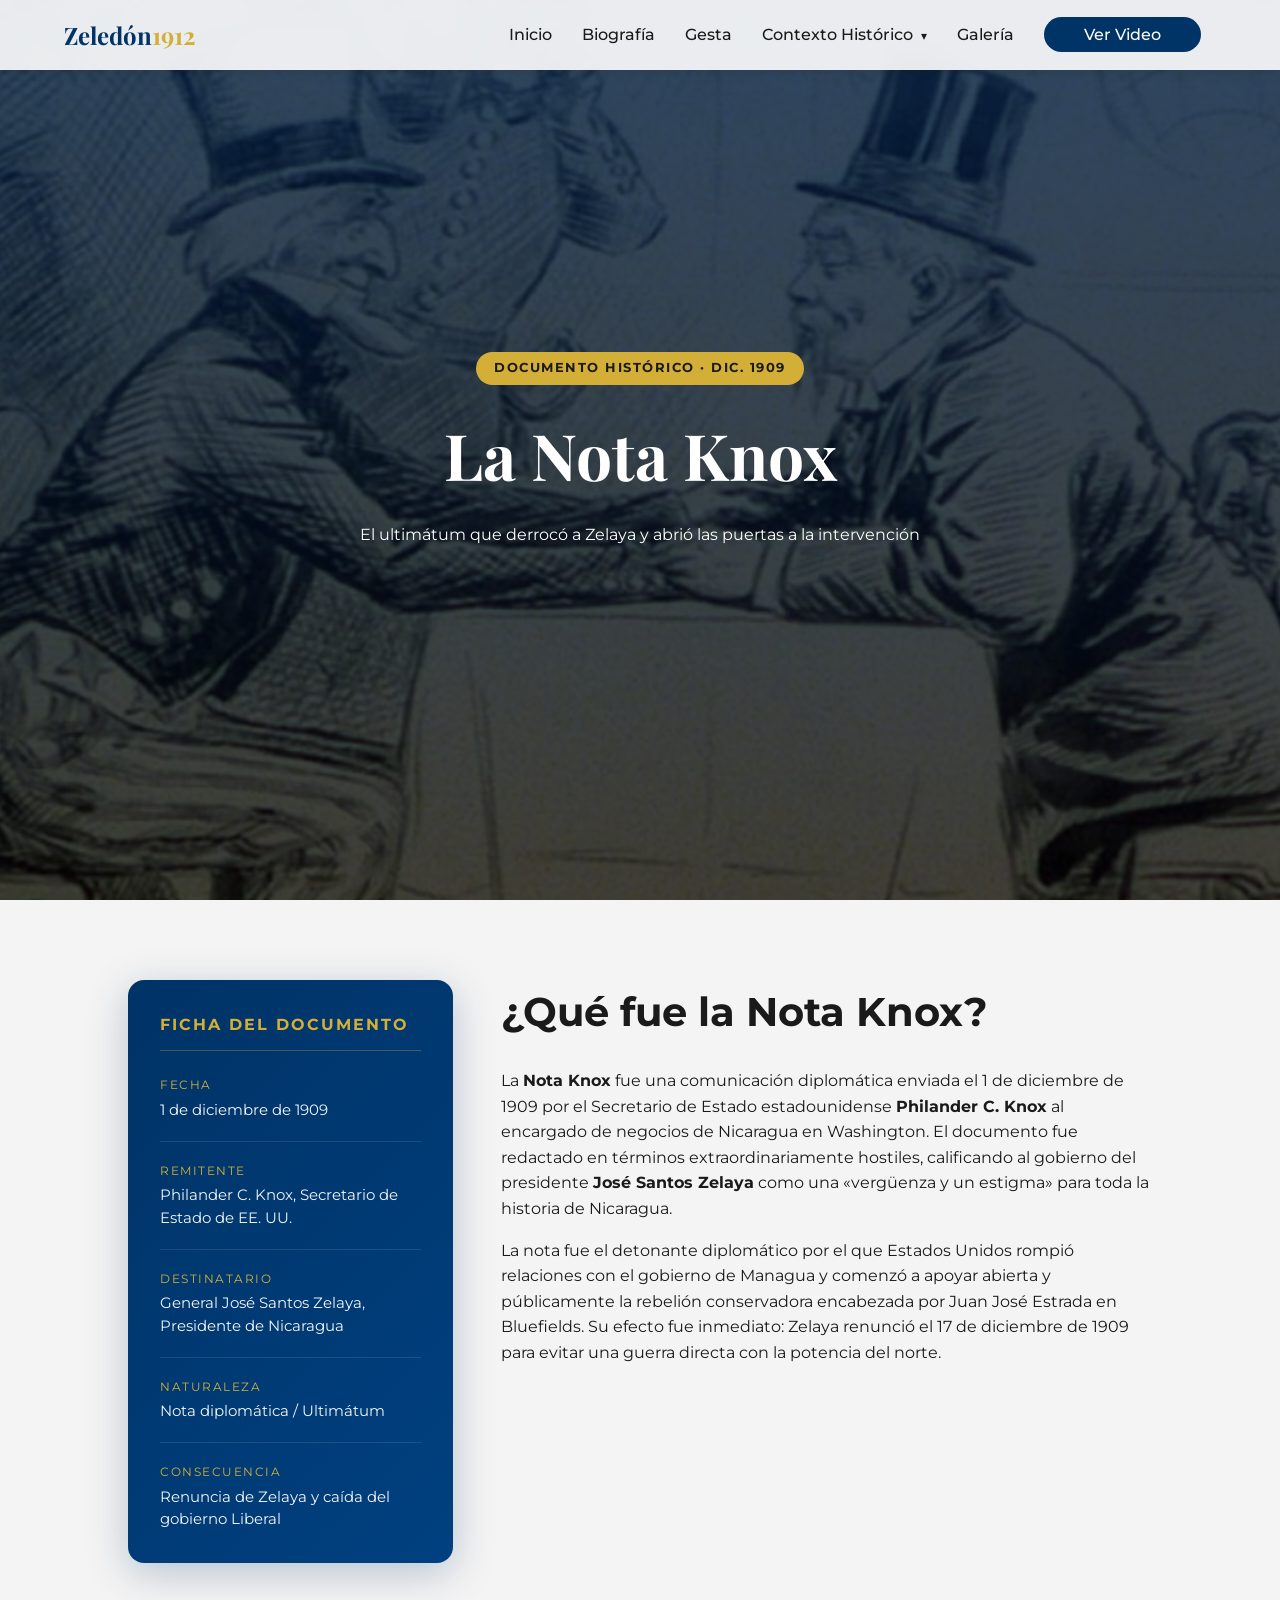
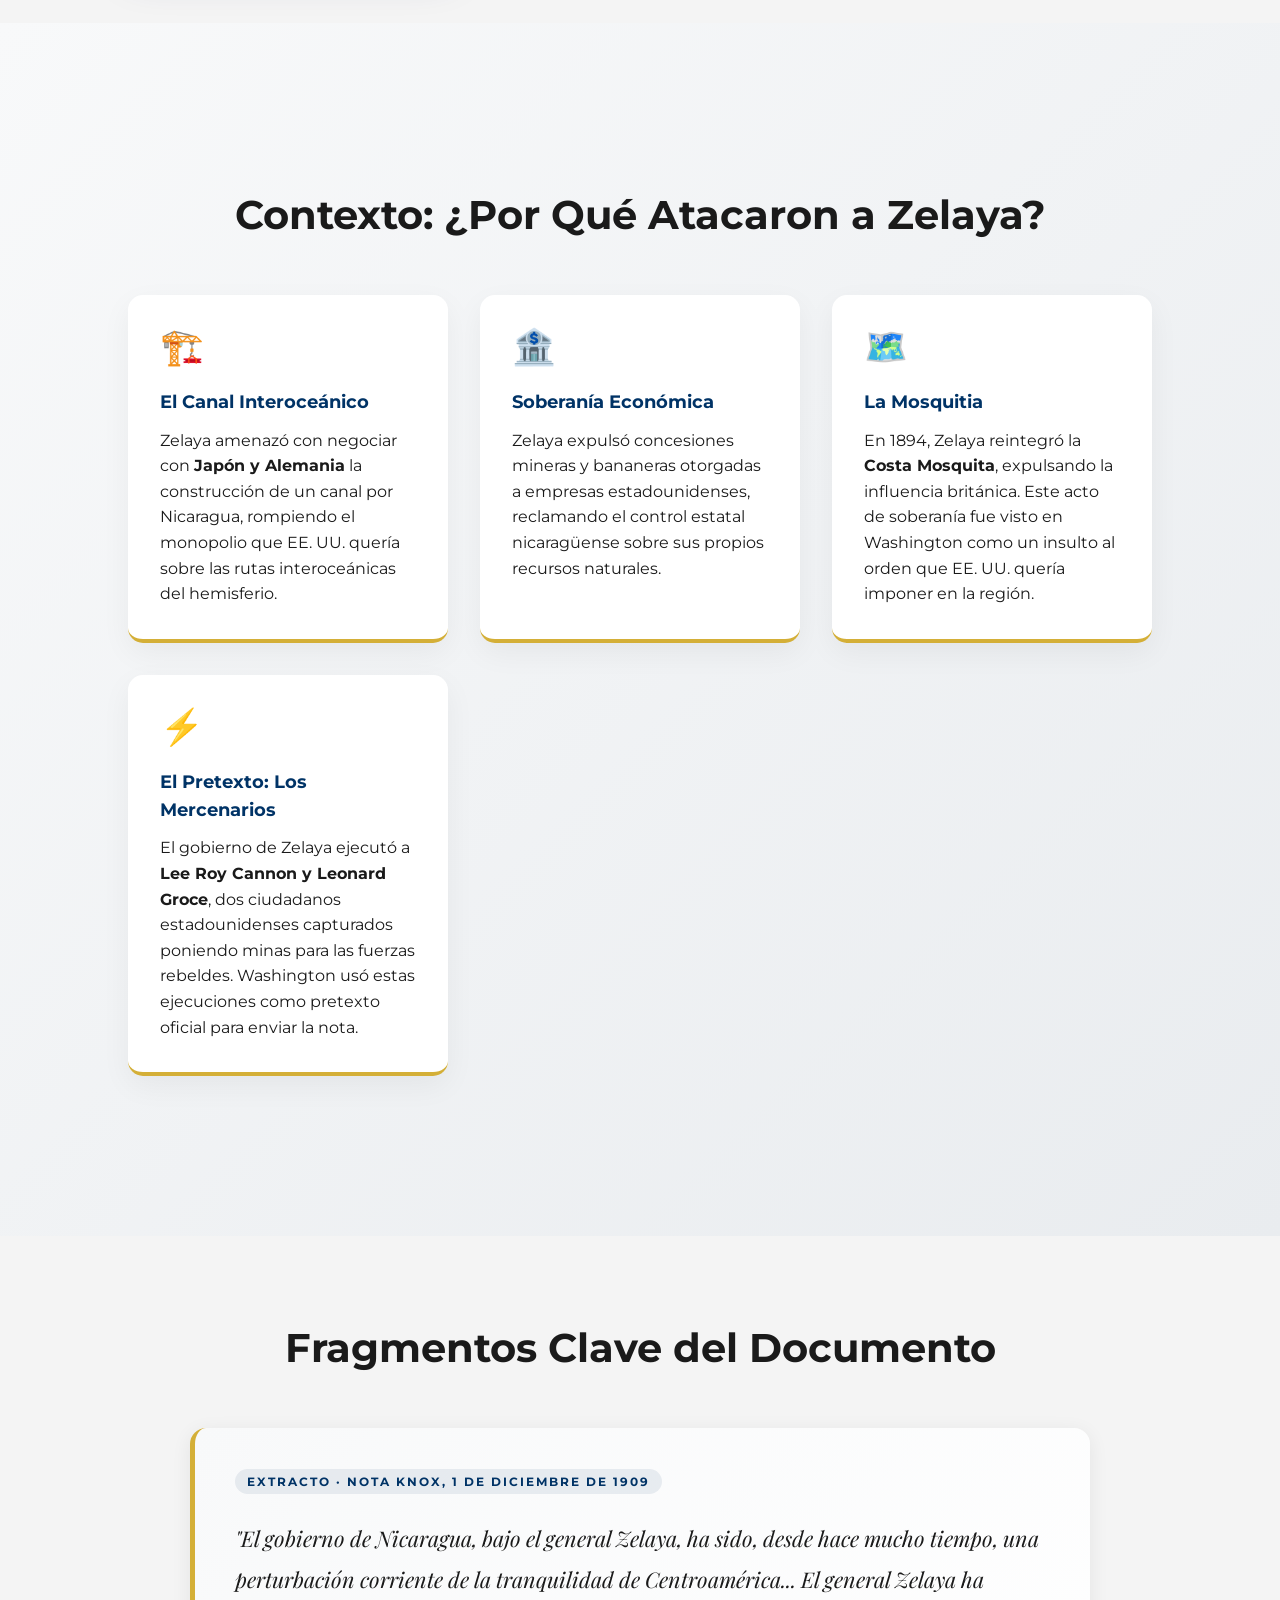
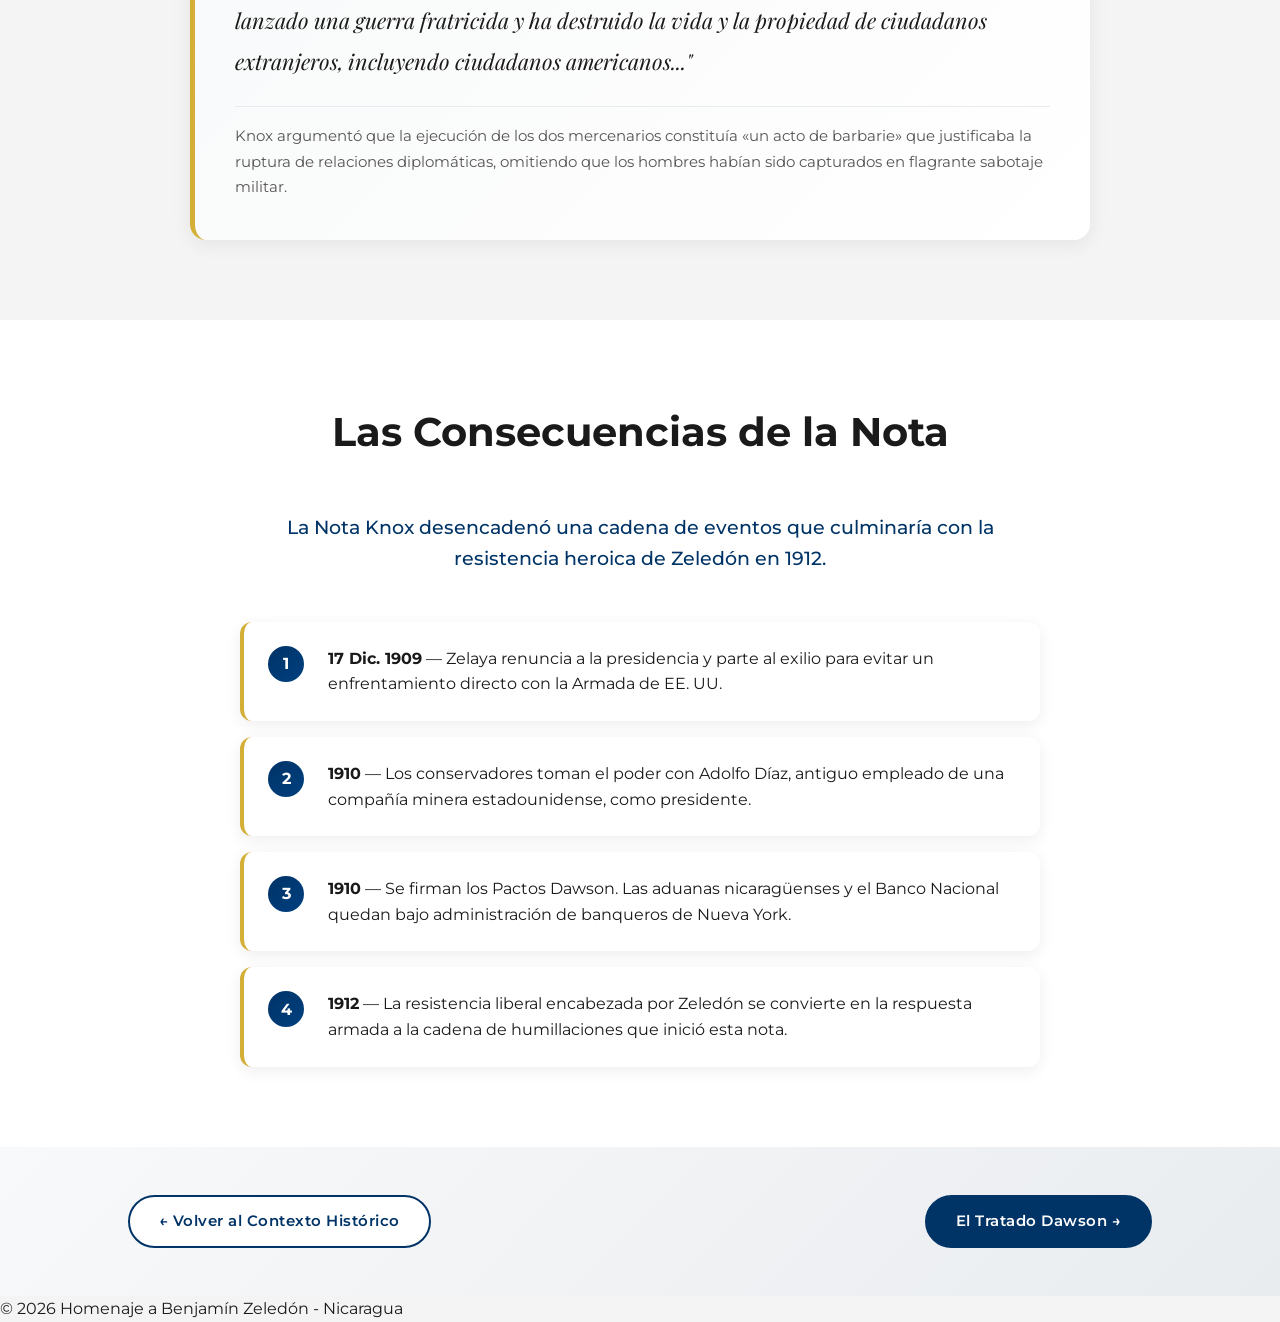
<file: nota-knox.html>
<!DOCTYPE html>
<html lang="es">

<head>
    <meta charset="UTF-8">
    <meta name="viewport" content="width=device-width, initial-scale=1.0">
    <title>La Nota Knox (1909) | Benjamín Zeledón</title>
    <link rel="stylesheet" href="style.css">
    <link
        href="https://fonts.googleapis.com/css2?family=Montserrat:wght@300;400;700&family=Playfair+Display:wght@700&display=swap"
        rel="stylesheet">
</head>

<body>

    <!-- Barra de Navegación -->
    <nav class="navbar">
        <div class="logo">Zeledón<span>1912</span></div>
        <ul class="nav-links">
            <li><a href="index.html#inicio">Inicio</a></li>
            <li><a href="biografia.html">Biografía</a></li>
            <li><a href="gesta.html">Gesta</a></li>
            <!-- Ítem con submenú: Contexto Histórico -->
            <li class="has-submenu">
                <a href="contexto.html">Contexto Histórico <span class="submenu-arrow">▾</span></a>
                <ul class="submenu">
                    <li><a href="nota-knox.html">La Nota Knox</a></li>
                    <li><a href="tratado-dawson.html">El Tratado Dawson</a></li>
                    <li><a href="carta-zeledon.html">Carta a su Esposa</a></li>
                </ul>
            </li>
            <li><a href="galeria.html">Galería</a></li>
            <li><a href="index.html#video-seccion" class="btn-video">Ver Video</a></li>
        </ul>
        <div class="burger">
            <div class="line1"></div>
            <div class="line2"></div>
            <div class="line3"></div>
        </div>
    </nav>

    <!-- Encabezado Hero -->
    <header class="hero hero-documento">
        <div class="hero-content">
            <div class="doc-badge">Documento Histórico · Dic. 1909</div>
            <h1>La Nota Knox</h1>
            <p>El ultimátum que derrocó a Zelaya y abrió las puertas a la intervención</p>
        </div>
    </header>

    <!-- Introducción -->
    <section class="container doc-intro-section">
        <div class="doc-intro-grid">
            <div class="doc-ficha">
                <h3>Ficha del Documento</h3>
                <ul class="ficha-list">
                    <li><span class="ficha-label">Fecha</span><span class="ficha-valor">1 de diciembre de 1909</span>
                    </li>
                    <li><span class="ficha-label">Remitente</span><span class="ficha-valor">Philander C. Knox,
                            Secretario de Estado de EE. UU.</span></li>
                    <li><span class="ficha-label">Destinatario</span><span class="ficha-valor">General José Santos
                            Zelaya, Presidente de Nicaragua</span></li>
                    <li><span class="ficha-label">Naturaleza</span><span class="ficha-valor">Nota diplomática /
                            Ultimátum</span></li>
                    <li><span class="ficha-label">Consecuencia</span><span class="ficha-valor">Renuncia de Zelaya y
                            caída del gobierno Liberal</span></li>
                </ul>
            </div>
            <div class="doc-resumen">
                <h2 class="section-title" style="text-align:left; margin-bottom: 1.5rem;">¿Qué fue la Nota Knox?</h2>
                <p>La <strong>Nota Knox</strong> fue una comunicación diplomática enviada el 1 de diciembre de 1909 por
                    el Secretario de Estado estadounidense <strong>Philander C. Knox</strong> al encargado de negocios
                    de Nicaragua en Washington. El documento fue redactado en términos extraordinariamente hostiles,
                    calificando al gobierno del presidente <strong>José Santos Zelaya</strong> como una «vergüenza y un
                    estigma» para toda la historia de Nicaragua.</p>
                <p style="margin-top:1rem;">La nota fue el detonante diplomático por el que Estados Unidos rompió
                    relaciones con el gobierno de Managua y comenzó a apoyar abierta y públicamente la rebelión
                    conservadora encabezada por Juan José Estrada en Bluefields. Su efecto fue inmediato: Zelaya
                    renunció el 17 de diciembre de 1909 para evitar una guerra directa con la potencia del norte.</p>
            </div>
        </div>
    </section>

    <!-- Contexto -->
    <section class="timeline-section">
        <div class="container">
            <h2 class="section-title">Contexto: ¿Por Qué Atacaron a Zelaya?</h2>
            <div class="grid">
                <div class="card doc-context-card">
                    <div class="context-icon">🏗️</div>
                    <h3>El Canal Interoceánico</h3>
                    <p>Zelaya amenazó con negociar con <strong>Japón y Alemania</strong> la construcción de un canal por
                        Nicaragua, rompiendo el monopolio que EE. UU. quería sobre las rutas interoceánicas del
                        hemisferio.</p>
                </div>
                <div class="card doc-context-card">
                    <div class="context-icon">🏦</div>
                    <h3>Soberanía Económica</h3>
                    <p>Zelaya expulsó concesiones mineras y bananeras otorgadas a empresas estadounidenses, reclamando
                        el control estatal nicaragüense sobre sus propios recursos naturales.</p>
                </div>
                <div class="card doc-context-card">
                    <div class="context-icon">🗺️</div>
                    <h3>La Mosquitia</h3>
                    <p>En 1894, Zelaya reintegró la <strong>Costa Mosquita</strong>, expulsando la influencia británica.
                        Este acto de soberanía fue visto en Washington como un insulto al orden que EE. UU. quería
                        imponer en la región.</p>
                </div>
                <div class="card doc-context-card">
                    <div class="context-icon">⚡</div>
                    <h3>El Pretexto: Los Mercenarios</h3>
                    <p>El gobierno de Zelaya ejecutó a <strong>Lee Roy Cannon y Leonard Groce</strong>, dos ciudadanos
                        estadounidenses capturados poniendo minas para las fuerzas rebeldes. Washington usó estas
                        ejecuciones como pretexto oficial para enviar la nota.</p>
                </div>
            </div>
        </div>
    </section>

    <!-- El Texto de la Nota -->
    <section class="container">
        <h2 class="section-title">Fragmentos Clave del Documento</h2>
        <div class="doc-text-block">
            <div class="doc-quote-header">
                <span class="doc-quote-tag">Extracto · Nota Knox, 1 de diciembre de 1909</span>
            </div>
            <blockquote class="doc-primary-quote">
                "El gobierno de Nicaragua, bajo el general Zelaya, ha sido, desde hace mucho tiempo, una perturbación
                corriente de la tranquilidad de Centroamérica... El general Zelaya ha lanzado una guerra fratricida y ha
                destruido la vida y la propiedad de ciudadanos extranjeros, incluyendo ciudadanos americanos..."
            </blockquote>
            <p class="doc-quote-note">Knox argumentó que la ejecución de los dos mercenarios constituía «un acto de
                barbarie» que justificaba la ruptura de relaciones diplomáticas, omitiendo que los hombres habían sido
                capturados en flagrante sabotaje militar.</p>
        </div>
    </section>

    <!-- Consecuencias -->
    <section class="resistance-section container">
        <h2 class="section-title">Las Consecuencias de la Nota</h2>
        <p class="section-intro">La Nota Knox desencadenó una cadena de eventos que culminaría con la resistencia
            heroica de Zeledón en 1912.</p>
        <div class="doc-consequence-timeline">
            <div class="consequence-item">
                <div class="consequence-step">1</div>
                <div class="consequence-text">
                    <strong>17 Dic. 1909</strong> — Zelaya renuncia a la presidencia y parte al exilio para evitar un
                    enfrentamiento directo con la Armada de EE. UU.
                </div>
            </div>
            <div class="consequence-item">
                <div class="consequence-step">2</div>
                <div class="consequence-text">
                    <strong>1910</strong> — Los conservadores toman el poder con Adolfo Díaz, antiguo empleado de una
                    compañía minera estadounidense, como presidente.
                </div>
            </div>
            <div class="consequence-item">
                <div class="consequence-step">3</div>
                <div class="consequence-text">
                    <strong>1910</strong> — Se firman los Pactos Dawson. Las aduanas nicaragüenses y el Banco Nacional
                    quedan bajo administración de banqueros de Nueva York.
                </div>
            </div>
            <div class="consequence-item">
                <div class="consequence-step">4</div>
                <div class="consequence-text">
                    <strong>1912</strong> — La resistencia liberal encabezada por Zeledón se convierte en la respuesta
                    armada a la cadena de humillaciones que inició esta nota.
                </div>
            </div>
        </div>
    </section>

    <!-- Navegación entre documentos -->
    <section class="doc-nav-section">
        <a href="contexto.html" class="doc-nav-link doc-nav-back">← Volver al Contexto Histórico</a>
        <a href="tratado-dawson.html" class="doc-nav-link doc-nav-forward">El Tratado Dawson →</a>
    </section>

    <!-- Pie de Página -->
    <footer>
        <p>&copy; 2026 Homenaje a Benjamín Zeledón - Nicaragua</p>
    </footer>

    <!-- Botón para volver arriba -->
    <button id="backToTop" class="back-to-top" aria-label="Volver arriba">
        <svg xmlns="http://www.w3.org/2000/svg" width="24" height="24" viewBox="0 0 24 24" fill="none"
            stroke="currentColor" stroke-width="2" stroke-linecap="round" stroke-linejoin="round">
            <polyline points="18 15 12 9 6 15"></polyline>
        </svg>
    </button>

    <script src="script.js"></script>
</body>

</html>
</file>
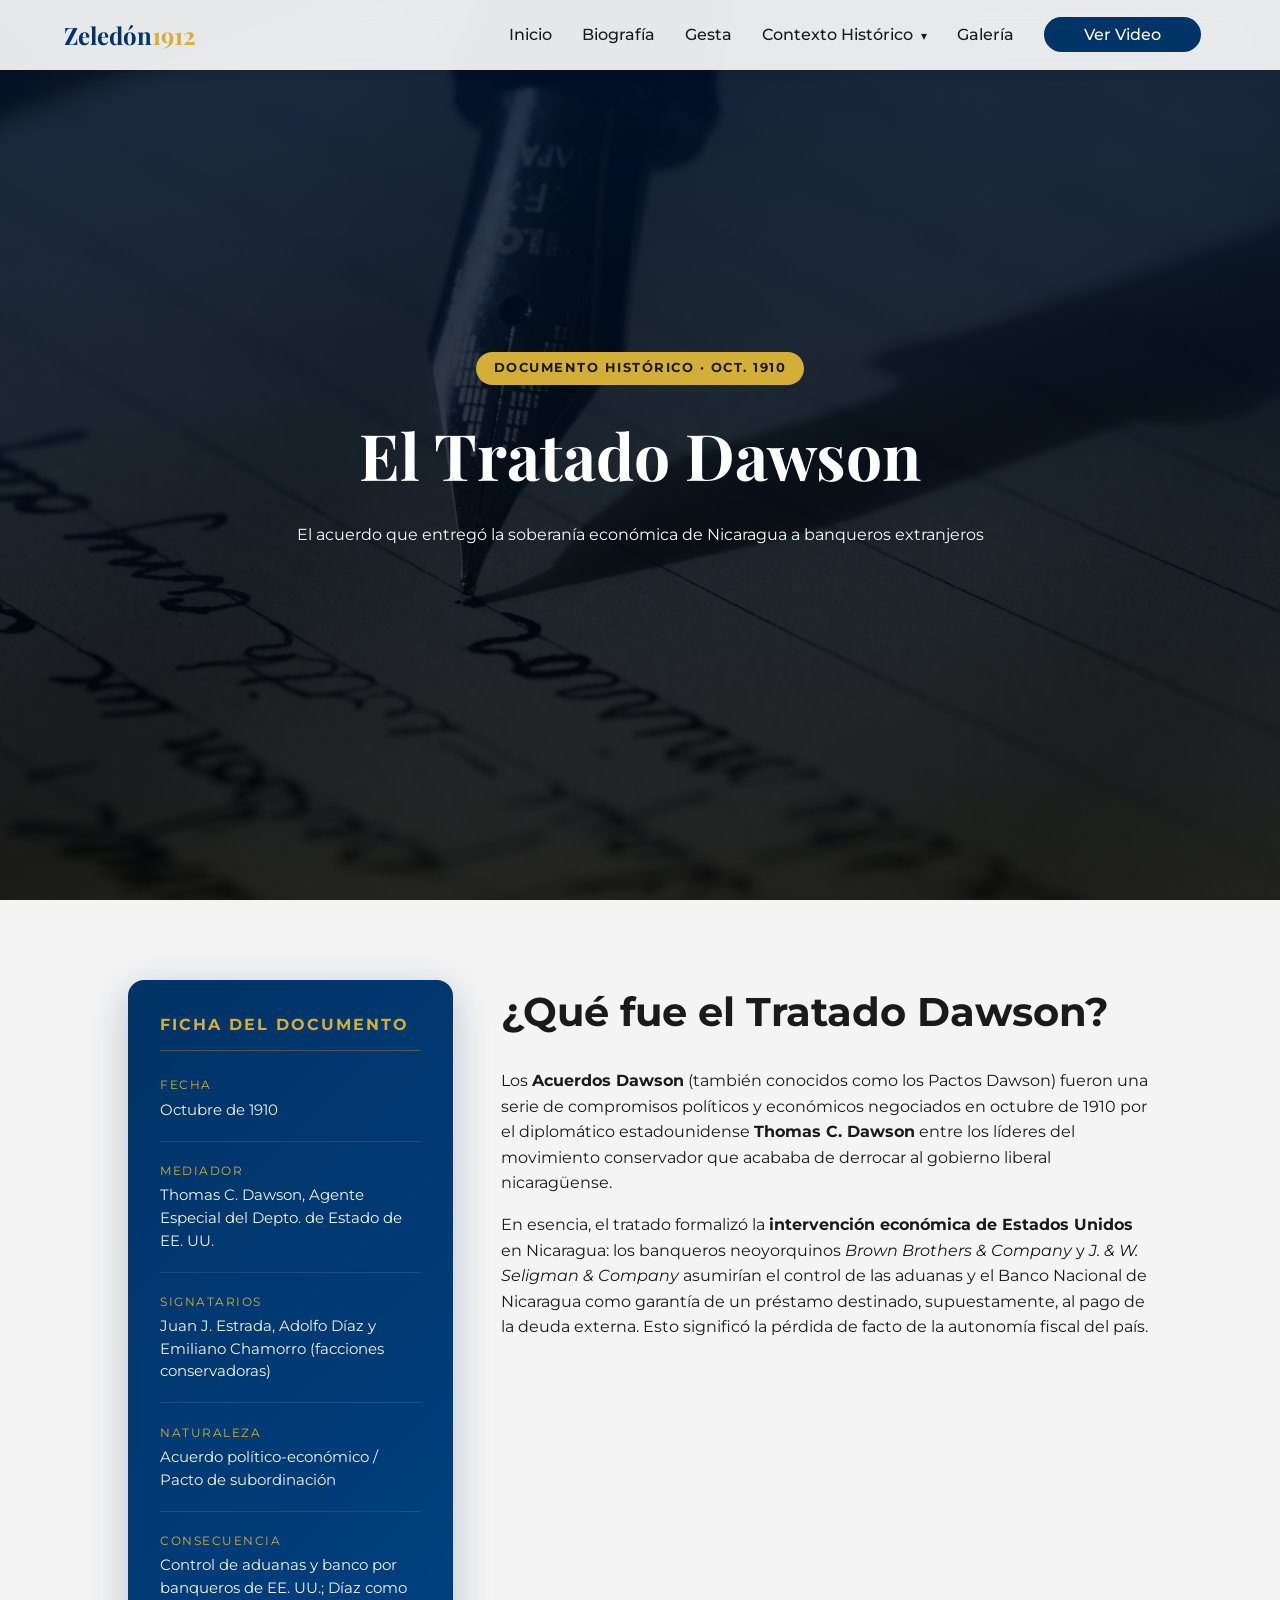
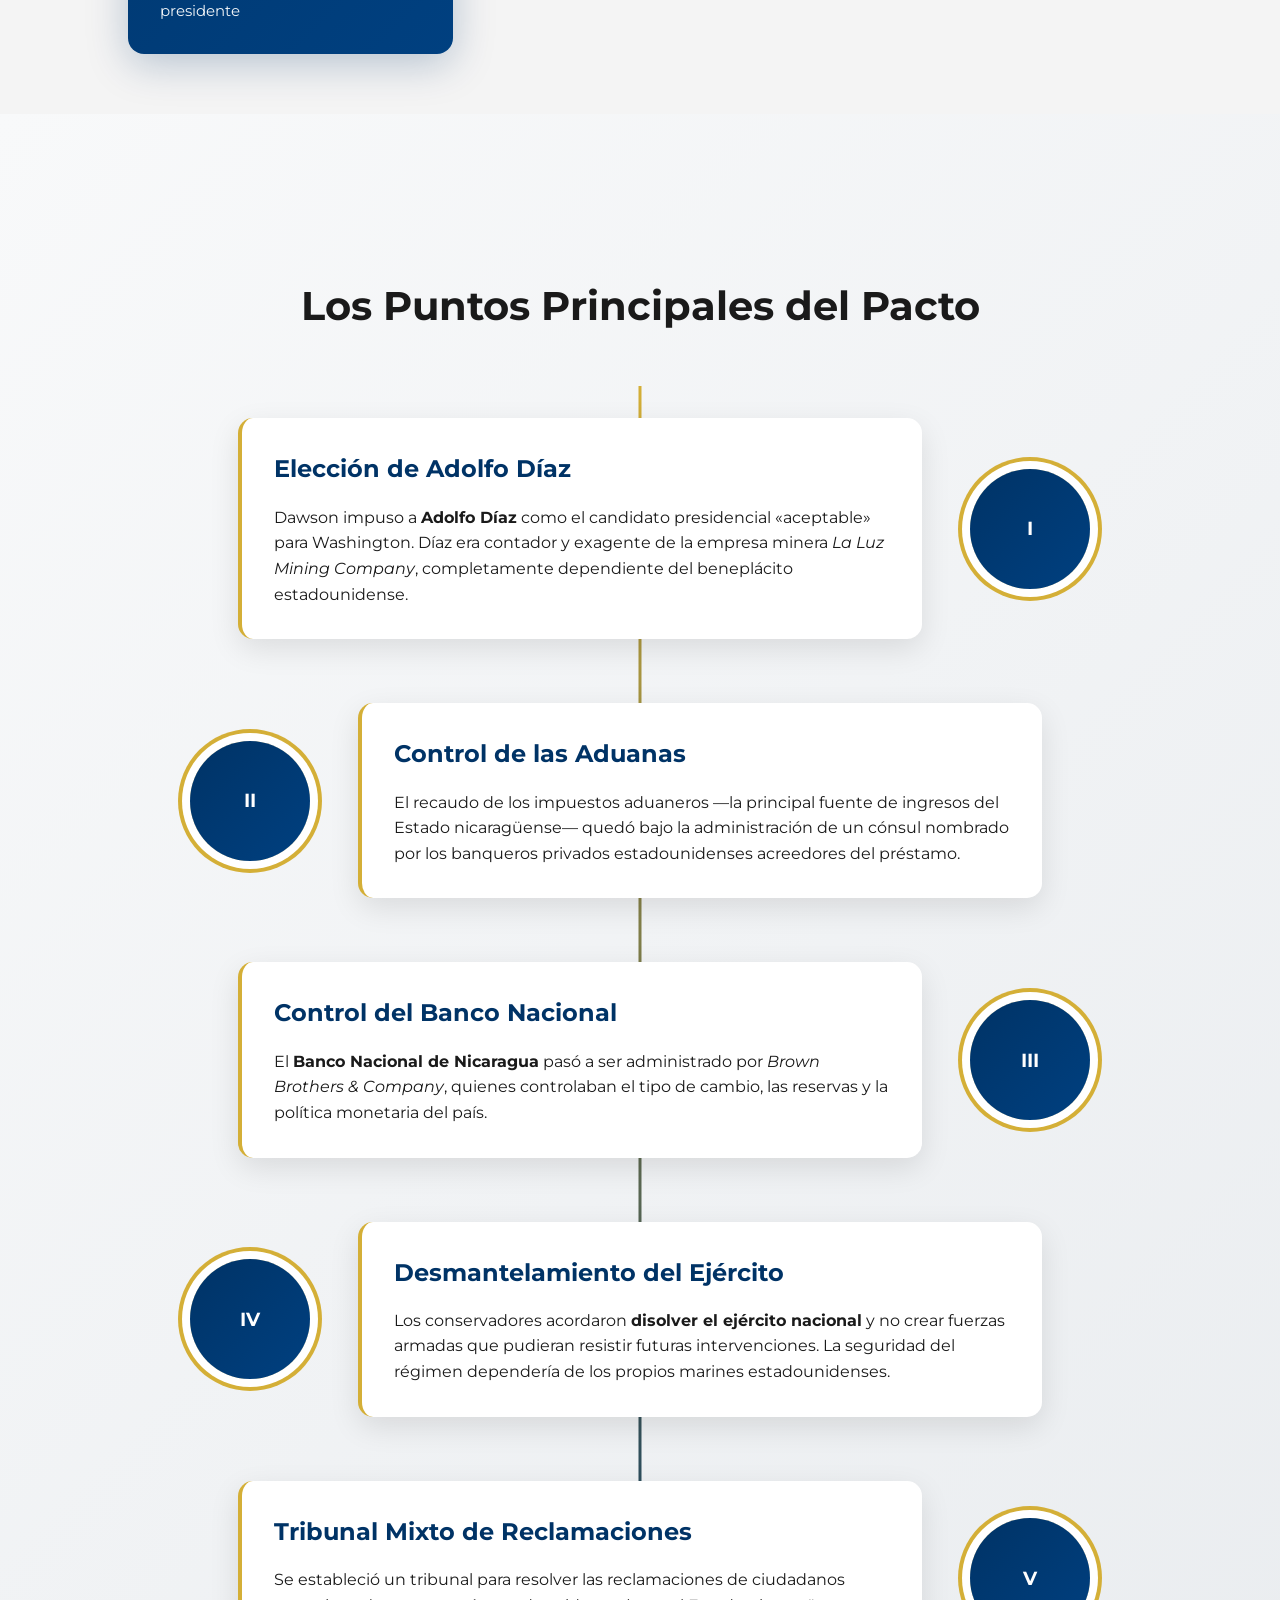
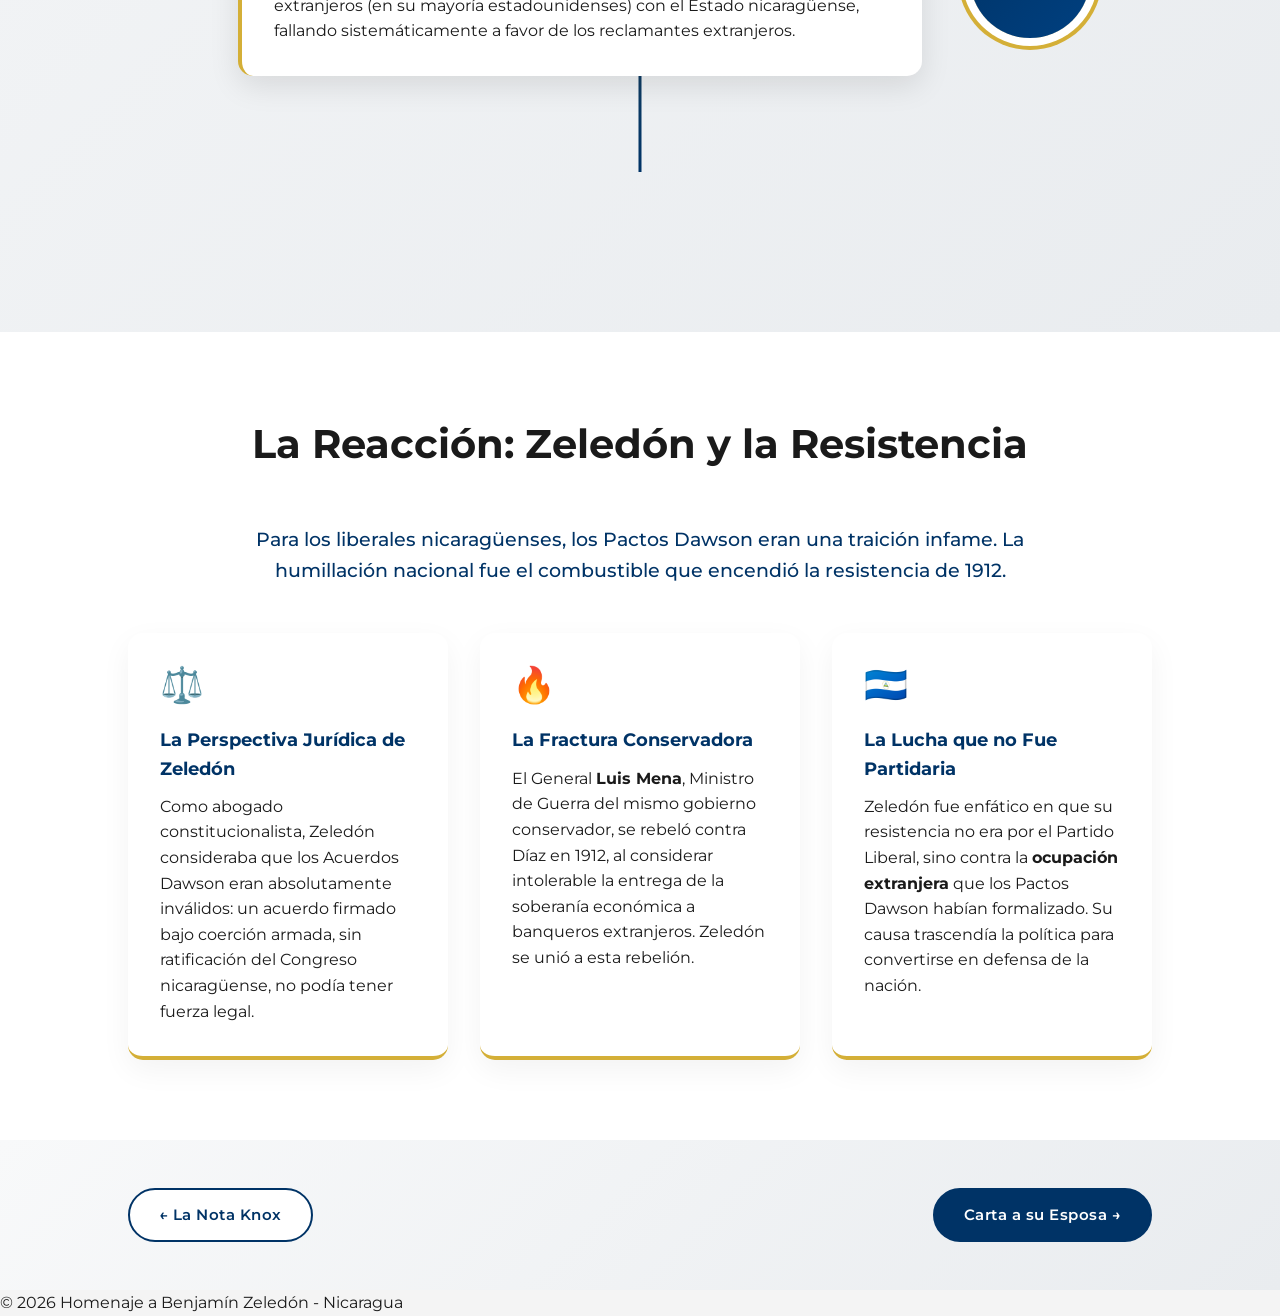
<file: tratado-dawson.html>
<!DOCTYPE html>
<html lang="es">

<head>
    <meta charset="UTF-8">
    <meta name="viewport" content="width=device-width, initial-scale=1.0">
    <title>El Tratado Dawson (1910) | Benjamín Zeledón</title>
    <link rel="stylesheet" href="style.css">
    <link
        href="https://fonts.googleapis.com/css2?family=Montserrat:wght@300;400;700&family=Playfair+Display:wght@700&display=swap"
        rel="stylesheet">
</head>

<body>

    <!-- Barra de Navegación -->
    <nav class="navbar">
        <div class="logo">Zeledón<span>1912</span></div>
        <ul class="nav-links">
            <li><a href="index.html#inicio">Inicio</a></li>
            <li><a href="biografia.html">Biografía</a></li>
            <li><a href="gesta.html">Gesta</a></li>
            <!-- Ítem con submenú: Contexto Histórico -->
            <li class="has-submenu">
                <a href="contexto.html">Contexto Histórico <span class="submenu-arrow">▾</span></a>
                <ul class="submenu">
                    <li><a href="nota-knox.html">La Nota Knox</a></li>
                    <li><a href="tratado-dawson.html">El Tratado Dawson</a></li>
                    <li><a href="carta-zeledon.html">Carta a su Esposa</a></li>
                </ul>
            </li>
            <li><a href="galeria.html">Galería</a></li>
            <li><a href="index.html#video-seccion" class="btn-video">Ver Video</a></li>
        </ul>
        <div class="burger">
            <div class="line1"></div>
            <div class="line2"></div>
            <div class="line3"></div>
        </div>
    </nav>

    <!-- Encabezado Hero -->
    <header class="hero hero-documento hero-dawson">
        <div class="hero-content">
            <div class="doc-badge">Documento Histórico · Oct. 1910</div>
            <h1>El Tratado Dawson</h1>
            <p>El acuerdo que entregó la soberanía económica de Nicaragua a banqueros extranjeros</p>
        </div>
    </header>

    <!-- Introducción -->
    <section class="container doc-intro-section">
        <div class="doc-intro-grid">
            <div class="doc-ficha">
                <h3>Ficha del Documento</h3>
                <ul class="ficha-list">
                    <li><span class="ficha-label">Fecha</span><span class="ficha-valor">Octubre de 1910</span></li>
                    <li><span class="ficha-label">Mediador</span><span class="ficha-valor">Thomas C. Dawson, Agente
                            Especial del Depto. de Estado de EE. UU.</span></li>
                    <li><span class="ficha-label">Signatarios</span><span class="ficha-valor">Juan J. Estrada, Adolfo
                            Díaz y Emiliano Chamorro (facciones conservadoras)</span></li>
                    <li><span class="ficha-label">Naturaleza</span><span class="ficha-valor">Acuerdo político-económico
                            / Pacto de subordinación</span></li>
                    <li><span class="ficha-label">Consecuencia</span><span class="ficha-valor">Control de aduanas y
                            banco por banqueros de EE. UU.; Díaz como presidente</span></li>
                </ul>
            </div>
            <div class="doc-resumen">
                <h2 class="section-title" style="text-align:left; margin-bottom: 1.5rem;">¿Qué fue el Tratado Dawson?
                </h2>
                <p>Los <strong>Acuerdos Dawson</strong> (también conocidos como los Pactos Dawson) fueron una serie de
                    compromisos políticos y económicos negociados en octubre de 1910 por el diplomático estadounidense
                    <strong>Thomas C. Dawson</strong> entre los líderes del movimiento conservador que acababa de
                    derrocar al gobierno liberal nicaragüense.
                </p>
                <p style="margin-top:1rem;">En esencia, el tratado formalizó la <strong>intervención económica de
                        Estados Unidos</strong> en Nicaragua: los banqueros neoyorquinos <em>Brown Brothers &
                        Company</em> y <em>J. & W. Seligman & Company</em> asumirían el control de las aduanas y el
                    Banco Nacional de Nicaragua como garantía de un préstamo destinado, supuestamente, al pago de la
                    deuda externa. Esto significó la pérdida de facto de la autonomía fiscal del país.</p>
            </div>
        </div>
    </section>

    <!-- Puntos del Tratado -->
    <section class="timeline-section">
        <div class="container">
            <h2 class="section-title">Los Puntos Principales del Pacto</h2>
            <div class="timeline">
                <!-- Punto 1 -->
                <div class="timeline-item">
                    <div class="timeline-marker">I</div>
                    <div class="timeline-content">
                        <h3>Elección de Adolfo Díaz</h3>
                        <p>Dawson impuso a <strong>Adolfo Díaz</strong> como el candidato presidencial «aceptable» para
                            Washington. Díaz era contador y exagente de la empresa minera <em>La Luz Mining
                                Company</em>, completamente dependiente del beneplácito estadounidense.</p>
                    </div>
                </div>

                <!-- Punto 2 -->
                <div class="timeline-item">
                    <div class="timeline-marker">II</div>
                    <div class="timeline-content">
                        <h3>Control de las Aduanas</h3>
                        <p>El recaudo de los impuestos aduaneros —la principal fuente de ingresos del Estado
                            nicaragüense— quedó bajo la administración de un cónsul nombrado por los banqueros privados
                            estadounidenses acreedores del préstamo.</p>
                    </div>
                </div>

                <!-- Punto 3 -->
                <div class="timeline-item">
                    <div class="timeline-marker">III</div>
                    <div class="timeline-content">
                        <h3>Control del Banco Nacional</h3>
                        <p>El <strong>Banco Nacional de Nicaragua</strong> pasó a ser administrado por <em>Brown
                                Brothers & Company</em>, quienes controlaban el tipo de cambio, las reservas y la
                            política monetaria del país.</p>
                    </div>
                </div>

                <!-- Punto 4 -->
                <div class="timeline-item">
                    <div class="timeline-marker">IV</div>
                    <div class="timeline-content">
                        <h3>Desmantelamiento del Ejército</h3>
                        <p>Los conservadores acordaron <strong>disolver el ejército nacional</strong> y no crear fuerzas
                            armadas que pudieran resistir futuras intervenciones. La seguridad del régimen dependería de
                            los propios marines estadounidenses.</p>
                    </div>
                </div>

                <!-- Punto 5 -->
                <div class="timeline-item">
                    <div class="timeline-marker">V</div>
                    <div class="timeline-content">
                        <h3>Tribunal Mixto de Reclamaciones</h3>
                        <p>Se estableció un tribunal para resolver las reclamaciones de ciudadanos extranjeros (en su
                            mayoría estadounidenses) con el Estado nicaragüense, fallando sistemáticamente a favor de
                            los reclamantes extranjeros.</p>
                    </div>
                </div>
            </div>
        </div>
    </section>

    <!-- Reacción patriótica -->
    <section class="container resistance-section">
        <h2 class="section-title">La Reacción: Zeledón y la Resistencia</h2>
        <p class="section-intro">Para los liberales nicaragüenses, los Pactos Dawson eran una traición infame. La
            humillación nacional fue el combustible que encendió la resistencia de 1912.</p>
        <div class="grid">
            <div class="card doc-context-card">
                <div class="context-icon">⚖️</div>
                <h3>La Perspectiva Jurídica de Zeledón</h3>
                <p>Como abogado constitucionalista, Zeledón consideraba que los Acuerdos Dawson eran absolutamente
                    inválidos: un acuerdo firmado bajo coerción armada, sin ratificación del Congreso nicaragüense, no
                    podía tener fuerza legal.</p>
            </div>
            <div class="card doc-context-card">
                <div class="context-icon">🔥</div>
                <h3>La Fractura Conservadora</h3>
                <p>El General <strong>Luis Mena</strong>, Ministro de Guerra del mismo gobierno conservador, se rebeló
                    contra Díaz en 1912, al considerar intolerable la entrega de la soberanía económica a banqueros
                    extranjeros. Zeledón se unió a esta rebelión.</p>
            </div>
            <div class="card doc-context-card">
                <div class="context-icon">🇳🇮</div>
                <h3>La Lucha que no Fue Partidaria</h3>
                <p>Zeledón fue enfático en que su resistencia no era por el Partido Liberal, sino contra la
                    <strong>ocupación extranjera</strong> que los Pactos Dawson habían formalizado. Su causa trascendía
                    la política para convertirse en defensa de la nación.
                </p>
            </div>
        </div>
    </section>

    <!-- Navegación entre documentos -->
    <section class="doc-nav-section">
        <a href="nota-knox.html" class="doc-nav-link doc-nav-back">← La Nota Knox</a>
        <a href="carta-zeledon.html" class="doc-nav-link doc-nav-forward">Carta a su Esposa →</a>
    </section>

    <!-- Pie de Página -->
    <footer>
        <p>&copy; 2026 Homenaje a Benjamín Zeledón - Nicaragua</p>
    </footer>

    <!-- Botón para volver arriba -->
    <button id="backToTop" class="back-to-top" aria-label="Volver arriba">
        <svg xmlns="http://www.w3.org/2000/svg" width="24" height="24" viewBox="0 0 24 24" fill="none"
            stroke="currentColor" stroke-width="2" stroke-linecap="round" stroke-linejoin="round">
            <polyline points="18 15 12 9 6 15"></polyline>
        </svg>
    </button>

    <script src="script.js"></script>
</body>

</html>
</file>
<file: style.css>
:root {
    --primary: #003366;
    --accent: #d4af37;
    --light: #f4f4f4;
    --dark: #1a1a1a;
}

* {
    margin: 0;
    padding: 0;
    box-sizing: border-box;
}

body {
    font-family: 'Montserrat', sans-serif;
    line-height: 1.6;
    color: var(--dark);
    background-color: var(--light);
    scroll-behavior: smooth;
}

/* Navbar */
.navbar {
    display: flex;
    justify-content: space-between;
    align-items: center;
    padding: 1rem 5%;
    background: rgba(255, 255, 255, 0.9);
    backdrop-filter: blur(10px);
    position: fixed;
    width: 100%;
    z-index: 1000;
    box-shadow: 0 2px 10px rgba(0, 0, 0, 0.1);
}

.logo {
    font-family: 'Playfair Display', serif;
    font-size: 1.5rem;
    font-weight: bold;
    color: var(--primary);
}

.logo span {
    color: var(--accent);
}

.nav-links {
    display: flex;
    list-style: none;
}

.nav-links li a {
    text-decoration: none;
    color: var(--dark);
    margin: 0 15px;
    font-weight: 500;
    position: relative;
    transition: color 0.3s ease;
}

.nav-links li a::after {
    content: '';
    position: absolute;
    bottom: -5px;
    left: 0;
    width: 0;
    height: 2px;
    background: linear-gradient(90deg, var(--accent), var(--primary));
    transition: width 0.3s ease;
}

/* Excluir el botón de video del efecto de subrayado */
.nav-links li a.btn-video::after {
    display: none;
}

.nav-links li a:hover {
    color: var(--primary);
}

/* El botón de video mantiene su color blanco al hacer hover */
.nav-links li a.btn-video:hover {
    color: white !important;
}

.nav-links li a:hover::after {
    width: 100%;
}

.btn-video {
    background: var(--primary);
    color: white !important;
    padding: 8px 40px;
    border-radius: 20px;
    position: relative;
    overflow: hidden;
    transition: all 0.3s ease;
    margin-left: 20px;
}

.btn-video:hover {
    background: linear-gradient(135deg, var(--primary), #004080);
    box-shadow: 0 4px 15px rgba(0, 51, 102, 0.3);
    transform: translateY(-2px);
}

/* Burger Menu */
.burger {
    display: none;
    cursor: pointer;
}

.burger div {
    width: 25px;
    height: 3px;
    background-color: var(--primary);
    margin: 5px;
    transition: all 0.3s ease;
}

/* Animación del Burger Menu */
.toggle .line1 {
    transform: rotate(-45deg) translate(-5px, 6px);
}

.toggle .line2 {
    opacity: 0;
}

.toggle .line3 {
    transform: rotate(45deg) translate(-5px, -6px);
}

/* Hero Section */
.hero {
    height: 100vh;
    background: linear-gradient(rgba(0, 0, 0, 0.6), rgba(0, 0, 0, 0.6)),
        url('img/BENJAMIN-ZELEDON.jpg') no-repeat center center/cover;
    display: flex;
    align-items: center;
    justify-content: center;
    text-align: center;
    color: white;
}

.hero-contexto {
    background: linear-gradient(rgba(0, 0, 0, 0.7), rgba(0, 0, 0, 0.7)),
        url('img/hero_contexto.jpeg') no-repeat center center/cover;
}

.hero-galeria {
    background: linear-gradient(rgba(0, 0, 0, 0.7), rgba(0, 0, 0, 0.7)),
        url('img/map_1900.png') no-repeat center center/cover;
}

.hero-biografia {
    background: linear-gradient(rgba(0, 20, 50, 0.78), rgba(0, 0, 0, 0.72)),
        url('img/Biografia.jpg') no-repeat center 30%/cover;
}

.hero-gesta {
    background: linear-gradient(rgba(40, 5, 5, 0.82), rgba(0, 0, 0, 0.75)),
        url('img/bandera-nicaragua.jpg') no-repeat center center/cover;
}

/* Tarjetas de pilares del Testamento Político */
.gesta-pilares-grid {
    grid-template-columns: repeat(auto-fit, minmax(260px, 1fr));
}

.gesta-pilar-card {
    text-align: center;
    padding: 2rem 1.5rem;
    border-top: 4px solid var(--accent);
    border-bottom: none;
    transition: transform 0.3s ease, box-shadow 0.3s ease;
}

.gesta-pilar-card:hover {
    transform: translateY(-6px);
    box-shadow: 0 16px 40px rgba(0, 0, 0, 0.12);
}

.gesta-pilar-icono {
    font-size: 2.5rem;
    margin-bottom: 1rem;
    display: block;
}

.gesta-pilar-card h3 {
    color: var(--primary);
    font-size: 1.1rem;
    margin-bottom: 1rem;
    font-weight: 700;
}

.gesta-pilar-cita {
    font-style: italic;
    color: #555;
    font-size: 0.92rem;
    line-height: 1.7;
    border-left: 3px solid var(--accent);
    padding-left: 1rem;
    text-align: left;
}

/* Enlace activo en la navbar */
.nav-active {
    color: var(--primary) !important;
    font-weight: 700 !important;
}

.nav-active::after {
    width: 100% !important;
}

/* ===================================
   PÁGINA DE BIOGRAFÍA
   =================================== */

/* Barra de datos rápidos */
.bio-datos-section {
    background: linear-gradient(135deg, var(--primary) 0%, #004080 100%);
    padding: 0;
}

.bio-datos-grid {
    display: grid;
    grid-template-columns: repeat(4, 1fr);
    gap: 0;
}

.bio-dato {
    display: flex;
    flex-direction: column;
    align-items: center;
    text-align: center;
    padding: 2.5rem 1.5rem;
    color: white;
    border-right: 1px solid rgba(255, 255, 255, 0.1);
    transition: background 0.3s ease;
}

.bio-dato:last-child {
    border-right: none;
}

.bio-dato:hover {
    background: rgba(255, 255, 255, 0.07);
}

.bio-dato-icon {
    font-size: 2rem;
    margin-bottom: 0.6rem;
}

.bio-dato-label {
    font-size: 0.72rem;
    letter-spacing: 2px;
    text-transform: uppercase;
    color: var(--accent);
    margin-bottom: 0.5rem;
    font-weight: 600;
}

.bio-dato-valor {
    font-size: 0.95rem;
    line-height: 1.5;
    opacity: 0.9;
}

/* Sección intro de bio (reutiliza doc-intro-grid) */
.bio-intro-section {
    padding-top: 80px;
    padding-bottom: 60px;
}

.bio-ficha {
    background: linear-gradient(135deg, #1a1a2e 0%, #16213e 100%);
}

/* Responsive de biografía */
@media (max-width: 768px) {
    .bio-datos-grid {
        grid-template-columns: repeat(2, 1fr);
    }

    .bio-dato {
        border-right: 1px solid rgba(255, 255, 255, 0.1);
        border-bottom: 1px solid rgba(255, 255, 255, 0.1);
    }
}

.hero h1 {
    font-family: 'Playfair Display', serif;
    font-size: 4rem;
    margin-bottom: 1rem;
}

/* Secciones y Grids */
.container {
    padding: 80px 10%;
}

.section-title {
    text-align: center;
    font-size: 2.5rem;
    margin-bottom: 3rem;
    position: relative;
}

.timeline-intro {
    max-width: 900px;
    margin: 0 auto 4rem;
    font-size: 1.1rem;
    line-height: 1.8;
}

.timeline-intro p {
    margin-bottom: 1.5rem;
}

/* Timeline Section */
.timeline-section {
    background: linear-gradient(135deg, #f8f9fa 0%, #e9ecef 100%);
    padding: 80px 0;
}

.timeline-subtitle {
    text-align: center;
    font-size: 1.2rem;
    margin-bottom: 3rem;
    color: var(--primary);
    font-weight: 600;
}

.timeline {
    max-width: 900px;
    margin: 0 auto;
    position: relative;
    padding: 2rem 0;
}

.timeline::before {
    content: '';
    position: absolute;
    left: 50%;
    top: 0;
    bottom: 0;
    width: 3px;
    background: linear-gradient(180deg, var(--accent), var(--primary));
    transform: translateX(-50%);
}

.timeline-item {
    display: flex;
    align-items: center;
    margin-bottom: 4rem;
    position: relative;
}

.timeline-item:nth-child(odd) {
    flex-direction: row-reverse;
}

.timeline-marker {
    background: linear-gradient(135deg, var(--primary), #004080);
    color: white;
    width: 120px;
    height: 120px;
    border-radius: 50%;
    display: flex;
    align-items: center;
    justify-content: center;
    font-weight: bold;
    font-size: 1.2rem;
    box-shadow: 0 0 0 8px white, 0 0 0 12px var(--accent);
    z-index: 2;
    flex-shrink: 0;
}

.timeline-content {
    background: white;
    padding: 2rem;
    border-radius: 15px;
    box-shadow: 0 10px 30px rgba(0, 0, 0, 0.1);
    flex: 1;
    margin: 0 3rem;
    border-left: 4px solid var(--accent);
}

.timeline-content h3 {
    color: var(--primary);
    margin-bottom: 1rem;
    font-size: 1.5rem;
}

.faction-list {
    list-style: none;
    padding: 0;
}

.faction-list li {
    padding: 0.5rem 0;
    border-bottom: 1px solid #e9ecef;
}

.faction-list li:last-child {
    border-bottom: none;
}

/* Resistance Section */
.resistance-section {
    background: white;
}

.section-intro {
    text-align: center;
    font-size: 1.2rem;
    max-width: 800px;
    margin: 0 auto 3rem;
    color: var(--primary);
    font-weight: 500;
}

.event-card {
    position: relative;
    padding-top: 3rem;
}

.event-number {
    position: absolute;
    top: -20px;
    left: 30px;
    width: 50px;
    height: 50px;
    background: linear-gradient(135deg, var(--accent), #b8941f);
    color: white;
    border-radius: 50%;
    display: flex;
    align-items: center;
    justify-content: center;
    font-size: 1.5rem;
    font-weight: bold;
    box-shadow: 0 4px 15px rgba(212, 175, 55, 0.4);
}

.event-card-final {
    border-left: 4px solid var(--accent);
    background: linear-gradient(135deg, #fff9e6 0%, white 100%);
}

/* Gallery Styles */
.gallery-intro {
    text-align: center;
    font-size: 1.1rem;
    max-width: 800px;
    margin: 0 auto 3rem;
    color: var(--dark);
    line-height: 1.8;
}

.gallery-grid {
    display: grid;
    grid-template-columns: repeat(auto-fill, minmax(320px, 1fr));
    gap: 2.5rem;
    margin-top: 3rem;
}

.gallery-item {
    background: white;
    border-radius: 15px;
    overflow: hidden;
    box-shadow: 0 10px 30px rgba(0, 0, 0, 0.1);
    transition: all 0.3s ease;
    border-bottom: 4px solid var(--accent);
}

.gallery-item:hover {
    transform: translateY(-10px);
    box-shadow: 0 15px 40px rgba(0, 0, 0, 0.15);
}

.gallery-placeholder {
    aspect-ratio: 4/3;
    background: linear-gradient(135deg, #f0f4f8 0%, #e9ecef 100%);
    display: flex;
    flex-direction: column;
    align-items: center;
    justify-content: center;
    color: var(--primary);
    opacity: 0.6;
    transition: all 0.3s ease;
}

.gallery-item:hover .gallery-placeholder {
    opacity: 0.8;
    background: linear-gradient(135deg, #e9ecef 0%, #dee2e6 100%);
}

.gallery-placeholder svg {
    margin-bottom: 1rem;
}

.gallery-placeholder p {
    font-size: 0.9rem;
    font-weight: 500;
}

.gallery-caption {
    padding: 1.5rem;
    background: white;
}

.gallery-caption h3 {
    color: var(--primary);
    font-size: 1.2rem;
    margin-bottom: 0.5rem;
    font-weight: 600;
}

.gallery-caption p {
    color: #6c757d;
    font-size: 0.95rem;
    line-height: 1.6;
}


.gallery-item img {
    width: 100%;
    height: 100%;
    object-fit: cover;
    display: block;
    cursor: pointer;
    transition: transform 0.4s ease;
}

.gallery-item img:hover {
    transform: scale(1.05);
}

/* Lightbox / Visor de Imágenes */
.lightbox {
    display: none;
    position: fixed;
    z-index: 2000;
    padding-top: 60px;
    left: 0;
    top: 0;
    width: 100%;
    height: 100%;
    overflow: auto;
    background-color: rgba(0, 0, 0, 0.9);
    backdrop-filter: blur(5px);
    opacity: 0;
    transition: opacity 0.3s ease;
}

.lightbox.active {
    display: flex;
    flex-direction: column;
    justify-content: center;
    align-items: center;
    opacity: 1;
}

.lightbox-content {
    margin: auto;
    display: block;
    max-width: 90%;
    max-height: 80vh;
    border-radius: 8px;
    box-shadow: 0 5px 25px rgba(0, 0, 0, 0.5);
    transform: scale(0.8);
    transition: transform 0.3s ease;
}

.lightbox.active .lightbox-content {
    transform: scale(1);
}

#lightbox-caption {
    margin: auto;
    display: block;
    width: 80%;
    max-width: 700px;
    text-align: center;
    color: #ccc;
    padding: 15px 0;
    font-size: 1.1rem;
    font-family: 'Playfair Display', serif;
}

.lightbox-close {
    position: absolute;
    top: 20px;
    right: 35px;
    color: #f1f1f1;
    font-size: 40px;
    font-weight: bold;
    transition: 0.3s;
    cursor: pointer;
    z-index: 2001;
}

.lightbox-close:hover,
.lightbox-close:focus {
    color: var(--accent);
    text-decoration: none;
    cursor: pointer;
    transform: scale(1.1);
}

.grid {
    display: grid;
    grid-template-columns: repeat(auto-fit, minmax(300px, 1fr));
    gap: 2rem;
}

.card {
    background: white;
    padding: 2rem;
    border-radius: 15px;
    box-shadow: 0 10px 30px rgba(0, 0, 0, 0.05);
    border-bottom: 4px solid var(--accent);
}

/* Quote Section */
.quote-section {
    background: linear-gradient(135deg, var(--primary) 0%, #004080 100%);
    color: white;
    padding: 100px 10%;
    position: relative;
    overflow: hidden;
}

.quote-section::before {
    content: '';
    position: absolute;
    top: 0;
    left: 0;
    right: 0;
    bottom: 0;
    background: url('data:image/svg+xml,<svg xmlns="http://www.w3.org/2000/svg" viewBox="0 0 1440 320"><path fill="rgba(212,175,55,0.1)" d="M0,96L48,112C96,128,192,160,288,160C384,160,480,128,576,122.7C672,117,768,139,864,138.7C960,139,1056,117,1152,112C1248,107,1344,117,1392,122.7L1440,128L1440,320L1392,320C1344,320,1248,320,1152,320C1056,320,960,320,864,320C768,320,672,320,576,320C480,320,384,320,288,320C192,320,96,320,48,320L0,320Z"></path></svg>') no-repeat bottom;
    opacity: 0.3;
}

.quote-container {
    max-width: 900px;
    margin: 0 auto;
    position: relative;
    z-index: 1;
}

.quote-icon {
    font-family: 'Playfair Display', serif;
    font-size: 8rem;
    color: var(--accent);
    line-height: 0.5;
    opacity: 0.3;
    margin-bottom: 20px;
}

.historic-quote {
    font-family: 'Playfair Display', serif;
    font-size: 1.8rem;
    line-height: 1.8;
    font-style: italic;
    margin: 0 0 2rem 0;
    padding: 0 2rem;
    border-left: 4px solid var(--accent);
    text-align: left;
    font-weight: 300;
}

.quote-author {
    font-size: 1.3rem;
    font-weight: 700;
    color: var(--accent);
    margin-bottom: 0.5rem;
    text-align: right;
    padding-right: 2rem;
}

.quote-context {
    font-size: 1rem;
    font-style: italic;
    opacity: 0.8;
    margin-bottom: 3rem;
    text-align: right;
    padding-right: 2rem;
}

.reflection {
    background: rgba(255, 255, 255, 0.1);
    backdrop-filter: blur(10px);
    padding: 2.5rem;
    border-radius: 15px;
    border: 1px solid rgba(212, 175, 55, 0.3);
    margin-top: 3rem;
    box-shadow: 0 10px 40px rgba(0, 0, 0, 0.2);
}

.reflection p {
    font-size: 1.2rem;
    line-height: 1.8;
    margin: 0;
    text-align: center;
    font-weight: 400;
}

/* Video Section */
.video-container {
    background: var(--dark);
    color: white;
    padding: 80px 10%;
    text-align: center;
}

.video-wrapper {
    position: relative;
    padding-bottom: 56.25%;
    /* 16:9 Aspect Ratio */
    height: 0;
    max-width: 900px;
    margin: 0 auto;
}

.video-wrapper iframe,
.video-wrapper video {
    position: absolute;
    top: 0;
    left: 0;
    width: 100%;
    height: 100%;
    border-radius: 10px;
}

/* Back to Top Button */
.back-to-top {
    position: fixed;
    bottom: 30px;
    right: 30px;
    width: 50px;
    height: 50px;
    background: linear-gradient(135deg, var(--primary), #004080);
    color: white;
    border: none;
    border-radius: 50%;
    cursor: pointer;
    display: flex;
    align-items: center;
    justify-content: center;
    box-shadow: 0 4px 20px rgba(0, 51, 102, 0.4);
    opacity: 0;
    visibility: hidden;
    transform: translateY(20px);
    transition: all 0.3s ease;
    z-index: 999;
}

.back-to-top.visible {
    opacity: 1;
    visibility: visible;
    transform: translateY(0);
}

.back-to-top:hover {
    background: linear-gradient(135deg, #004080, var(--primary));
    box-shadow: 0 6px 30px rgba(0, 51, 102, 0.6);
    transform: translateY(-3px);
}

.back-to-top:active {
    transform: translateY(-1px);
}

.back-to-top svg {
    width: 24px;
    height: 24px;
}

/* ===================================
   SUBMENÚ DE DOCUMENTOS HISTÓRICOS
   =================================== */

/* Contenedor del ítem con submenú */
.has-submenu {
    position: relative;
}

/* La flecha indicadora */
.submenu-arrow {
    font-size: 0.75rem;
    display: inline-block;
    transition: transform 0.3s ease;
    margin-left: 4px;
}

.has-submenu:hover .submenu-arrow {
    transform: rotate(180deg);
}

/* El submenú desplegable */
.submenu {
    position: absolute;
    top: calc(100% + 14px);
    left: 50%;
    transform: translateX(-50%) translateY(-8px);
    list-style: none;
    background: white;
    border-radius: 12px;
    box-shadow: 0 8px 40px rgba(0, 51, 102, 0.18);
    min-width: 220px;
    padding: 0.6rem 0;
    opacity: 0;
    visibility: hidden;
    transition: opacity 0.25s ease, transform 0.25s ease, visibility 0.25s;
    border-top: 3px solid var(--accent);
    z-index: 2000;
}

/* Mostrar al hacer hover */
.has-submenu:hover .submenu {
    opacity: 1;
    visibility: visible;
    transform: translateX(-50%) translateY(0);
}

/* Triángulo decorativo arriba del submenú */
.submenu::before {
    content: '';
    position: absolute;
    top: -8px;
    left: 50%;
    transform: translateX(-50%);
    border-width: 0 7px 8px 7px;
    border-style: solid;
    border-color: transparent transparent var(--accent) transparent;
}

/* Links dentro del submenú */
.submenu li a {
    display: block;
    padding: 0.7rem 1.4rem;
    color: var(--dark) !important;
    font-size: 0.92rem;
    font-weight: 500;
    margin: 0 !important;
    border-radius: 0;
    transition: background 0.2s ease, color 0.2s ease, padding-left 0.2s ease;
    white-space: nowrap;
    text-decoration: none;
}

.submenu li a::after {
    display: none !important;
}

.submenu li a:hover {
    background: linear-gradient(90deg, rgba(212, 175, 55, 0.12), transparent);
    color: var(--primary) !important;
    padding-left: 1.8rem;
}

.submenu li:not(:last-child) {
    border-bottom: 1px solid #f0f0f0;
}

/* ===================================
   PÁGINAS DE DOCUMENTOS HISTÓRICOS
   =================================== */

/* Hero especial para documentos */
.hero-documento {
    background: linear-gradient(rgba(0, 30, 70, 0.82), rgba(0, 0, 0, 0.75)),
        url('img/Hero_Knox.jpg') no-repeat center center/cover;
}

.hero-dawson {
    background: linear-gradient(rgba(0, 20, 50, 0.85), rgba(0, 0, 0, 0.78)),
        url('img/hero_dawson.jpeg') no-repeat center center/cover;
}

.hero-carta {
    background: linear-gradient(rgba(60, 20, 0, 0.82), rgba(0, 0, 0, 0.78)),
        url('img/Benjamin Zeledon2.jpg') no-repeat center right/cover;
}

/* Insignia de categoría en el hero */
.doc-badge {
    display: inline-block;
    background: var(--accent);
    color: var(--dark);
    font-size: 0.8rem;
    font-weight: 700;
    letter-spacing: 1.5px;
    text-transform: uppercase;
    padding: 6px 18px;
    border-radius: 20px;
    margin-bottom: 1.2rem;
}

.doc-badge-carta {
    background: rgba(212, 175, 55, 0.9);
}

/* Grid de introducción (ficha + resumen) */
.doc-intro-section {
    padding-top: 80px;
    padding-bottom: 60px;
}

.doc-intro-grid {
    display: grid;
    grid-template-columns: minmax(280px, 1fr) 2fr;
    gap: 3rem;
    align-items: start;
}

/* Ficha del documento */
.doc-ficha {
    background: linear-gradient(135deg, var(--primary) 0%, #004080 100%);
    color: white;
    border-radius: 16px;
    padding: 2rem;
    box-shadow: 0 10px 40px rgba(0, 51, 102, 0.25);
    position: sticky;
    top: 90px;
}

.doc-ficha h3 {
    font-size: 1rem;
    letter-spacing: 2px;
    text-transform: uppercase;
    color: var(--accent);
    margin-bottom: 1.5rem;
    border-bottom: 1px solid rgba(212, 175, 55, 0.3);
    padding-bottom: 0.8rem;
}

.doc-ficha-carta {
    background: linear-gradient(135deg, #3d1c02 0%, #6b3010 100%);
}

.ficha-list {
    list-style: none;
    padding: 0;
}

.ficha-list li {
    display: flex;
    flex-direction: column;
    margin-bottom: 1.2rem;
    padding-bottom: 1.2rem;
    border-bottom: 1px solid rgba(255, 255, 255, 0.1);
}

.ficha-list li:last-child {
    border-bottom: none;
    margin-bottom: 0;
    padding-bottom: 0;
}

.ficha-label {
    font-size: 0.75rem;
    letter-spacing: 1.5px;
    text-transform: uppercase;
    color: var(--accent);
    margin-bottom: 4px;
}

.ficha-valor {
    font-size: 0.95rem;
    line-height: 1.5;
    opacity: 0.95;
}

/* Cita principal del documento */
.doc-text-block {
    background: linear-gradient(135deg, #f8f9fa 0%, #fff 100%);
    border-radius: 16px;
    padding: 2.5rem;
    border-left: 5px solid var(--accent);
    box-shadow: 0 4px 20px rgba(0, 0, 0, 0.07);
    max-width: 900px;
    margin: 0 auto;
}

.doc-quote-header {
    margin-bottom: 1.5rem;
}

.doc-quote-tag {
    font-size: 0.78rem;
    letter-spacing: 2px;
    text-transform: uppercase;
    color: var(--primary);
    font-weight: 700;
    background: rgba(0, 51, 102, 0.08);
    padding: 5px 12px;
    border-radius: 20px;
}

.doc-primary-quote {
    font-family: 'Playfair Display', serif;
    font-size: 1.35rem;
    line-height: 1.9;
    font-style: italic;
    color: var(--dark);
    font-weight: 400;
    margin: 0 0 1.5rem 0;
}

.doc-quote-note {
    color: #555;
    font-size: 0.95rem;
    line-height: 1.7;
    border-top: 1px solid #e9ecef;
    padding-top: 1rem;
}

/* Tarjetas de contexto con ícono */
.doc-context-card {
    padding-top: 1.5rem;
    text-align: left;
}

.context-icon {
    font-size: 2.2rem;
    margin-bottom: 0.8rem;
    display: block;
}

.doc-context-card h3 {
    color: var(--primary);
    font-size: 1.1rem;
    margin-bottom: 0.7rem;
}

/* Timeline de consecuencias */
.doc-consequence-timeline {
    max-width: 800px;
    margin: 0 auto;
    display: flex;
    flex-direction: column;
    gap: 1rem;
}

.consequence-item {
    display: flex;
    align-items: flex-start;
    gap: 1.5rem;
    background: white;
    padding: 1.5rem;
    border-radius: 12px;
    box-shadow: 0 4px 16px rgba(0, 0, 0, 0.07);
    border-left: 4px solid var(--accent);
}

.consequence-step {
    background: linear-gradient(135deg, var(--primary), #004080);
    color: white;
    width: 36px;
    height: 36px;
    border-radius: 50%;
    display: flex;
    align-items: center;
    justify-content: center;
    font-weight: bold;
    font-size: 1rem;
    flex-shrink: 0;
}

.consequence-text {
    font-size: 1rem;
    line-height: 1.6;
    color: var(--dark);
}

/* Navegación entre documentos */
.doc-nav-section {
    display: flex;
    justify-content: space-between;
    align-items: center;
    padding: 3rem 10%;
    background: linear-gradient(135deg, #f8f9fa, #e9ecef);
    gap: 1rem;
    flex-wrap: wrap;
}

.doc-nav-link {
    text-decoration: none;
    font-weight: 600;
    font-size: 0.95rem;
    padding: 0.8rem 1.8rem;
    border-radius: 30px;
    transition: all 0.3s ease;
    letter-spacing: 0.5px;
}

.doc-nav-back {
    background: white;
    color: var(--primary);
    border: 2px solid var(--primary);
}

.doc-nav-back:hover {
    background: var(--primary);
    color: white;
    transform: translateX(-4px);
}

.doc-nav-forward {
    background: var(--primary);
    color: white;
    border: 2px solid var(--primary);
}

.doc-nav-forward:hover {
    background: #004080;
    border-color: #004080;
    transform: translateX(4px);
}

/* ===================================
   CARTA: DISEÑO ESPECIAL
   =================================== */

.carta-section {
    background: linear-gradient(135deg, #fdf6e3 0%, #fef9ed 100%);
    padding: 80px 0;
}

.carta-wrapper {
    max-width: 780px;
    margin: 0 auto;
}

.carta-hoja {
    background: #fff8e7;
    border: 1px solid #e8d5a3;
    border-radius: 4px;
    padding: 3.5rem 4rem;
    box-shadow:
        0 2px 6px rgba(0, 0, 0, 0.08),
        4px 4px 20px rgba(160, 120, 50, 0.12),
        inset 0 0 60px rgba(212, 175, 55, 0.05);
    position: relative;
    font-family: 'Playfair Display', serif;
    line-height: 1.9;
}

/* Líneas decorativas de la hoja */
.carta-hoja::before {
    content: '';
    position: absolute;
    top: 0;
    left: 70px;
    bottom: 0;
    width: 1px;
    background: rgba(212, 100, 100, 0.2);
}

.carta-encabezado {
    display: flex;
    justify-content: space-between;
    margin-bottom: 2rem;
    font-size: 0.9rem;
    color: #6b5a3a;
    font-style: italic;
    padding-bottom: 1rem;
    border-bottom: 1px solid #e8d5a3;
}

.carta-saludo {
    font-size: 1.2rem;
    font-weight: 700;
    color: var(--primary);
    margin-bottom: 1.5rem;
}

.carta-cuerpo p {
    margin-bottom: 1.2rem;
    color: #3a2e1e;
    font-size: 1.05rem;
}

.carta-frase-destacada {
    border-left: 4px solid var(--accent);
    padding-left: 1.5rem;
    font-style: italic;
    color: var(--primary) !important;
    font-size: 1.08rem !important;
    font-weight: 600;
    margin: 1.5rem 0 !important;
    display: block;
    background: rgba(212, 175, 55, 0.08);
    border-radius: 0 6px 6px 0;
    padding: 0.8rem 1.5rem;
    line-height: 1.8;
}

.carta-firma {
    margin-top: 2.5rem;
    text-align: right;
    font-style: italic;
    color: #6b5a3a;
}

.firma-nombre {
    font-size: 1.3rem;
    font-weight: 700;
    color: var(--primary);
    margin-top: 0.5rem;
}

.carta-nota-historiadora {
    margin-top: 1.5rem;
    font-size: 0.85rem;
    color: #888;
    font-style: italic;
    text-align: center;
    line-height: 1.6;
}

/* Responsive */
@media (max-width: 768px) {
    .burger {
        display: block;
    }

    .nav-links {
        position: absolute;
        right: 0;
        top: 100%;
        background-color: rgba(255, 255, 255, 0.98);
        display: flex;
        flex-direction: column;
        align-items: center;
        width: 100%;
        height: auto;
        padding-bottom: 2rem;
        padding-top: 1rem;
        transform: translateY(-150%);
        opacity: 0;
        visibility: hidden;
        transition: transform 0.4s ease-in-out, opacity 0.4s ease-in-out, visibility 0.4s;
        box-shadow: 0 10px 10px rgba(0, 0, 0, 0.1);
        z-index: 999;
    }

    .nav-links.nav-active-mobile {
        transform: translateY(0%);
        opacity: 1;
        visibility: visible;
    }

    .nav-links li {
        margin: 1.2rem 0;
    }

    .nav-links li a.btn-video {
        margin-left: 0;
        margin-top: 0.5rem;
        display: inline-block;
    }

    .submenu {
        position: static;
        min-width: 100%;
        box-shadow: none;
        background: transparent;
        opacity: 1;
        visibility: visible;
        transform: none;
        border-top: none;
        padding-top: 10px;
        padding-bottom: 5px;
    }

    .submenu::before {
        display: none;
    }

    .has-submenu {
        text-align: center;
        width: 100%;
    }

    .hero h1 {
        font-size: 2.5rem;
    }

    .quote-section {
        padding: 60px 5%;
    }

    .quote-icon {
        font-size: 5rem;
    }

    .historic-quote {
        font-size: 1.3rem;
        padding: 0 1rem;
    }

    .quote-author {
        font-size: 1.1rem;
        padding-right: 1rem;
    }

    .quote-context {
        padding-right: 1rem;
    }

    .reflection {
        padding: 1.5rem;
    }

    .reflection p {
        font-size: 1rem;
    }

    .back-to-top {
        bottom: 20px;
        right: 20px;
        width: 45px;
        height: 45px;
    }

    .back-to-top svg {
        width: 20px;
        height: 20px;
    }

    /* Timeline responsive */
    .timeline::before {
        left: 30px;
    }

    .timeline-item {
        flex-direction: column !important;
        align-items: flex-start;
        padding-left: 80px;
    }

    .timeline-marker {
        position: absolute;
        left: 0;
        width: 60px;
        height: 60px;
        font-size: 0.9rem;
    }

    .timeline-content {
        margin: 0;
        width: 100%;
    }

    .event-number {
        left: 15px;
        width: 40px;
        height: 40px;
        font-size: 1.2rem;
    }

    .timeline-intro {
        font-size: 1rem;
    }

    .section-title {
        font-size: 2rem;
    }

    /* Gallery responsive */
    .gallery-grid {
        grid-template-columns: 1fr;
        gap: 2rem;
    }

    .gallery-intro {
        font-size: 1rem;
    }

    /* Document pages responsive */
    .doc-intro-grid {
        grid-template-columns: 1fr;
        gap: 2rem;
    }

    .doc-ficha {
        position: static;
    }

    .carta-hoja {
        padding: 2rem 1.5rem;
    }

    .carta-hoja::before {
        display: none;
    }

    .doc-nav-section {
        padding: 2rem 5%;
        flex-direction: column;
        align-items: stretch;
    }

    .doc-nav-link {
        text-align: center;
    }

    .doc-consequence-timeline {
        gap: 0.8rem;
    }

    /* Subpages nav grid responsive */
    .subpages-grid {
        grid-template-columns: 1fr;
    }
}

/* ===================================
   SECCIÓN DE SUBPÁGINAS (contexto.html)
   =================================== */

.subpages-nav-section {
    padding-top: 80px;
    padding-bottom: 80px;
}

.subpages-grid {
    display: grid;
    grid-template-columns: repeat(3, 1fr);
    gap: 2rem;
    margin-top: 2rem;
}

.subpage-card {
    display: flex;
    flex-direction: column;
    align-items: flex-start;
    background: white;
    border-radius: 16px;
    padding: 2.2rem 2rem;
    box-shadow: 0 8px 30px rgba(0, 51, 102, 0.09);
    border-top: 4px solid var(--accent);
    text-decoration: none;
    color: inherit;
    transition: transform 0.3s ease, box-shadow 0.3s ease;
}

.subpage-card:hover {
    transform: translateY(-6px);
    box-shadow: 0 16px 48px rgba(0, 51, 102, 0.18);
}

.subpage-card-icon {
    font-size: 2.5rem;
    margin-bottom: 1rem;
    line-height: 1;
}

.subpage-card h3 {
    color: var(--primary);
    font-size: 1.2rem;
    margin-bottom: 0.7rem;
    font-weight: 700;
}

.subpage-card p {
    color: #555;
    font-size: 0.95rem;
    line-height: 1.6;
    flex-grow: 1;
    margin-bottom: 1.4rem;
}

.subpage-card-link {
    display: inline-block;
    font-weight: 700;
    font-size: 0.9rem;
    color: var(--primary);
    letter-spacing: 0.5px;
    border-bottom: 2px solid var(--accent);
    padding-bottom: 2px;
    transition: color 0.2s ease, border-color 0.2s ease;
}

.subpage-card:hover .subpage-card-link {
    color: var(--accent);
    border-color: var(--primary);
}
</file>
